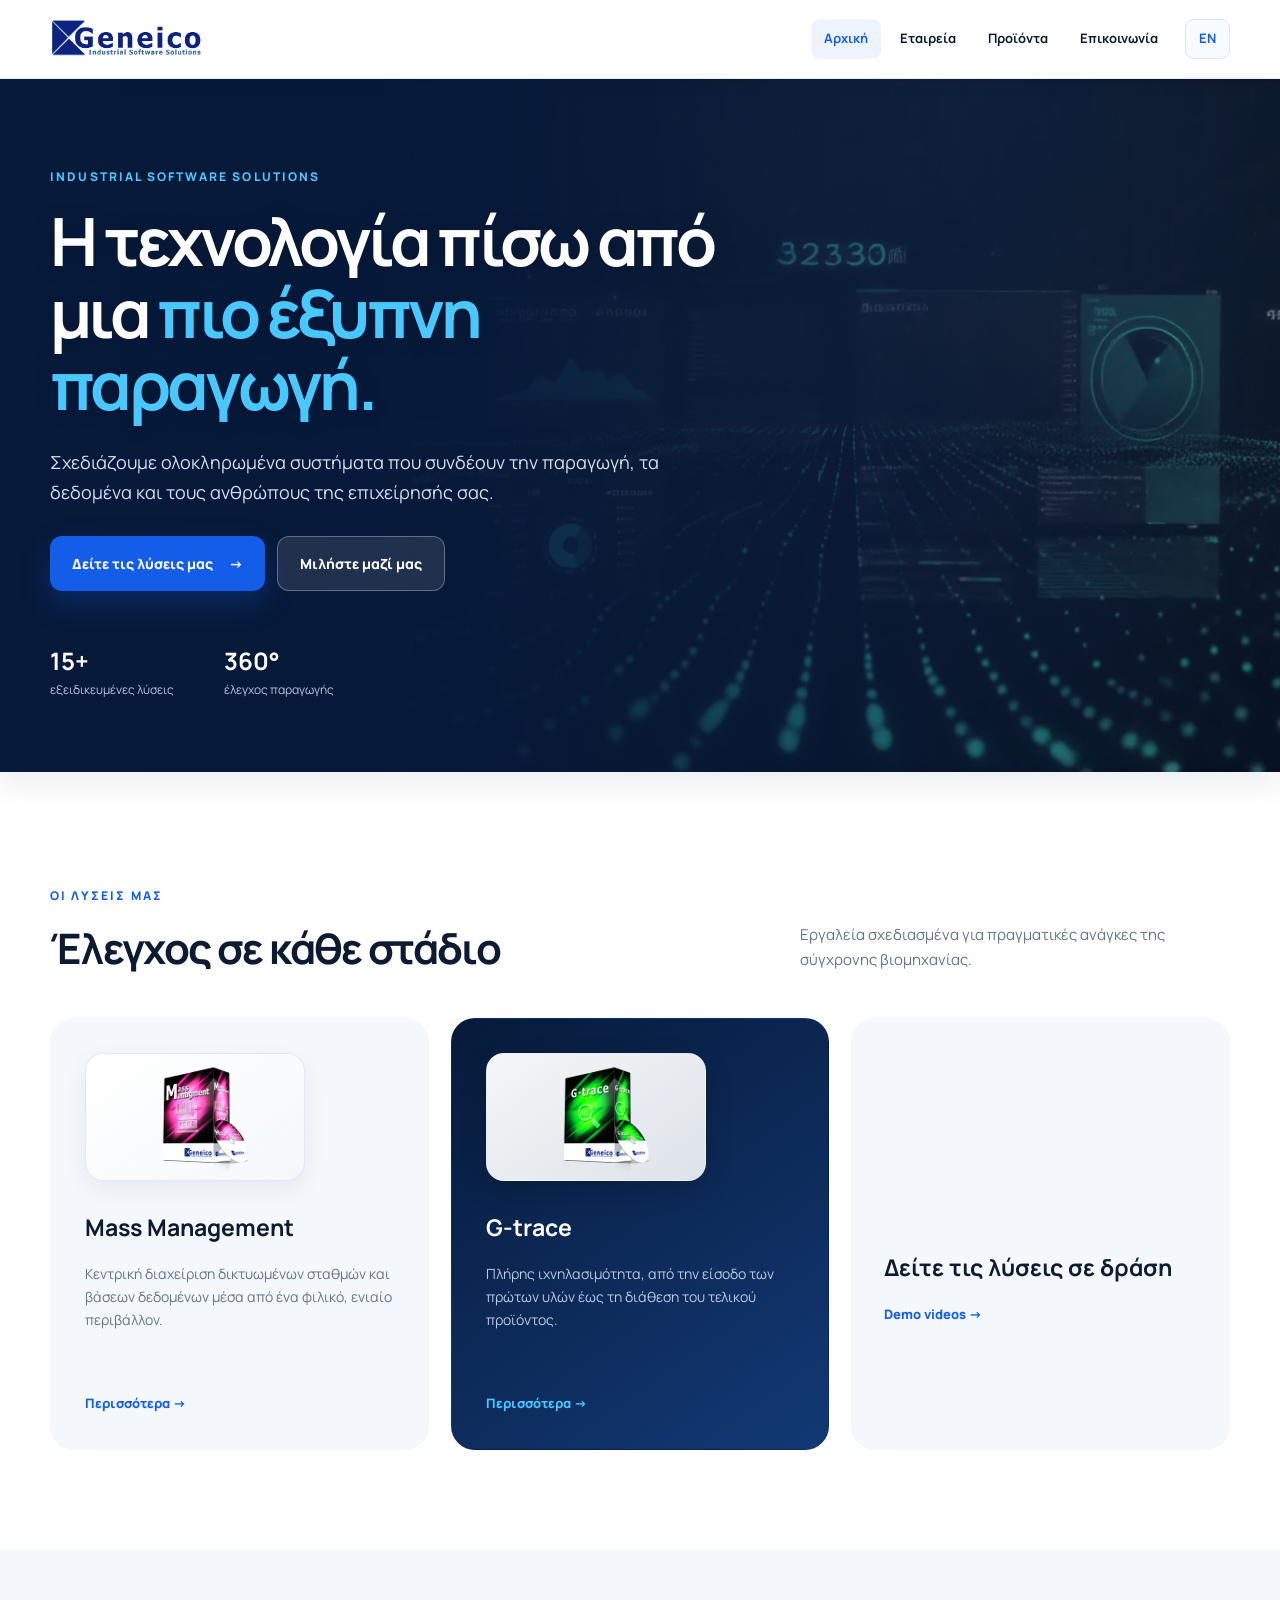
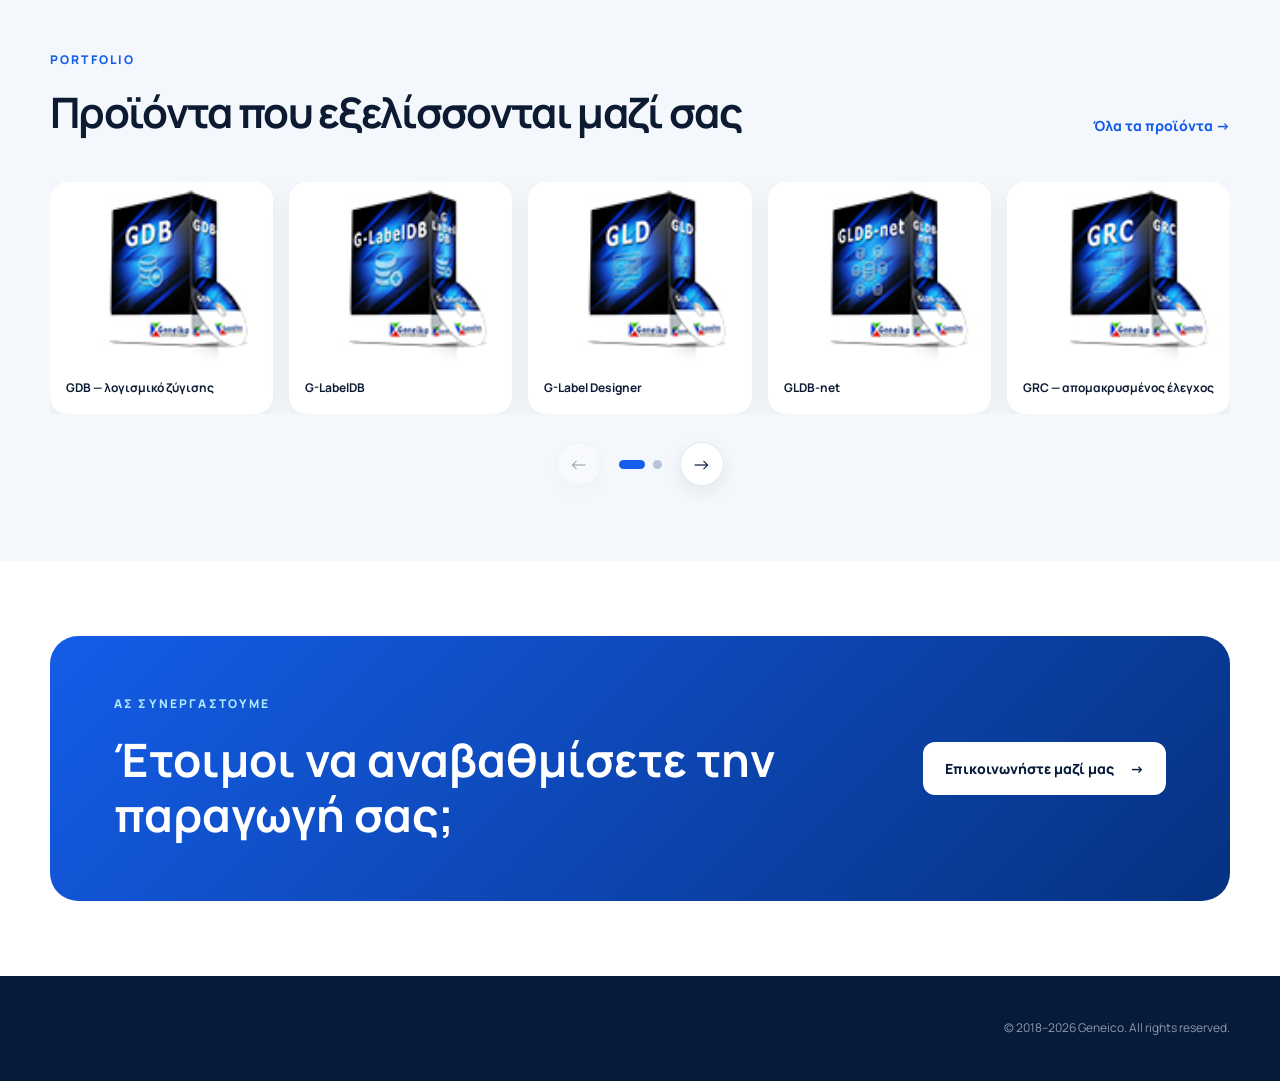
<file: index.html>
<!doctype html>
<html lang="el">
<head>
  <meta charset="utf-8">
  <meta name="viewport" content="width=device-width, initial-scale=1">
  <meta name="description" content="Η Geneico αναπτύσσει ολοκληρωμένες λύσεις βιομηχανικού λογισμικού, ιχνηλασιμότητας και διαχείρισης παραγωγής.">
  <title>Geneico | Industrial Software Solutions</title>
  <link rel="icon" href="/favicon.ico?v=3" sizes="any">
  <link rel="preconnect" href="https://fonts.googleapis.com">
  <link rel="preconnect" href="https://fonts.gstatic.com" crossorigin>
  <link href="https://fonts.googleapis.com/css2?family=Manrope:wght@400;500;600;700;800&display=swap" rel="stylesheet">
  <link rel="stylesheet" href="css/design-tokens.css">
  <link rel="stylesheet" href="css/home-modern.css">
  <link rel="stylesheet" href="css/shared-header.css">
</head>
<body>
  <header class="geneico-header">
    <div class="geneico-header__inner">
      <a class="geneico-brand" href="index.html" aria-label="GENEICO, αρχική σελίδα">
        <img src="design/box-01.jpg" alt="Geneico — Industrial Software Solutions">
      </a>
      <button class="geneico-menu-button" type="button" aria-expanded="false" aria-controls="geneico-navigation" aria-label="Άνοιγμα μενού πλοήγησης"><span></span><span></span><span></span></button>
      <nav id="geneico-navigation" class="geneico-navigation" aria-label="Κύρια πλοήγηση">
        <a class="geneico-navigation__link" href="index.html" aria-current="page">Αρχική</a>
        <a class="geneico-navigation__link" href="about.html">Εταιρεία</a>
        <a class="geneico-navigation__link" href="products.html">Προϊόντα</a>
        <a class="geneico-navigation__link" href="about.html#contact">Επικοινωνία</a>
        <a class="geneico-navigation__language" href="en/index.html" lang="en" hreflang="en" aria-label="English version">EN</a>
      </nav>
    </div>
  </header>

  <main>
    
    <section class="hero">
      <div class="hero-glow"></div>
      <div class="hero-media" aria-hidden="true">
        <video class="hero-video" autoplay muted loop playsinline preload="metadata" tabindex="-1">
          <source src="video/bg_merged_1080p.webm" type="video/webm">
        </video>
      </div>
      <div class="shell hero-grid">
        <div class="hero-copy">
          <p class="eyebrow">Industrial software solutions</p>
          <h1>Η τεχνολογία πίσω από μια <span>πιο έξυπνη παραγωγή.</span></h1>
          <p class="hero-text">Σχεδιάζουμε ολοκληρωμένα συστήματα που συνδέουν την παραγωγή, τα δεδομένα και τους ανθρώπους της επιχείρησής σας.</p>
          <div class="hero-actions">
            <a class="button primary" href="products.html">Δείτε τις λύσεις μας <span>→</span></a>
            <a class="button secondary" href="about.html#contact">Μιλήστε μαζί μας</a>
          </div>
          <div class="hero-stats">
            <div><strong>15+</strong><span>εξειδικευμένες λύσεις</span></div>
            <div><strong>360°</strong><span>έλεγχος παραγωγής</span></div>
          </div>
        </div>
      </div>
    </section>

    <section class="solutions shell">
      <div class="section-heading">
        <div><p class="eyebrow">Οι λύσεις μας</p><h2>Έλεγχος σε κάθε στάδιο</h2></div>
        <p>Εργαλεία σχεδιασμένα για πραγματικές ανάγκες της σύγχρονης βιομηχανίας.</p>
      </div>
      <div class="card-grid">
        <article class="solution-card">
          <div class="card-product-image"><img src="design/products/mass_managment.png" alt="" width="200" height="111"></div><h3>Mass Management</h3>
          <p>Κεντρική διαχείριση δικτυωμένων σταθμών και βάσεων δεδομένων μέσα από ένα φιλικό, ενιαίο περιβάλλον.</p>
          <a href="products.html#p10">Περισσότερα <span>→</span></a>
        </article>
        <article class="solution-card featured">
          <div class="card-product-image"><img src="design/products/G-trace_Green.png" alt="" width="200" height="111"></div><h3>G-trace</h3>
          <p>Πλήρης ιχνηλασιμότητα, από την είσοδο των πρώτων υλών έως τη διάθεση του τελικού προϊόντος.</p>
          <a href="products.html#p9">Περισσότερα <span>→</span></a>
        </article>
        <article class="solution-card video-card">
          <div class="video-wrap"><iframe src="https://www.youtube.com/embed/omYY2w5KFCo" title="Παρουσίαση λύσεων Geneico" loading="lazy" allow="accelerometer; autoplay; clipboard-write; encrypted-media; gyroscope; picture-in-picture" allowfullscreen></iframe></div>
          <h3>Δείτε τις λύσεις σε δράση</h3><a href="products.html#mass">Demo videos <span>→</span></a>
        </article>
      </div>
    </section>

    <section class="products-section">
      <div class="shell">
        <div class="section-heading"><div><p class="eyebrow">Portfolio</p><h2>Προϊόντα που εξελίσσονται μαζί σας</h2></div><a class="text-link" href="products.html">Όλα τα προϊόντα →</a></div>
        <div class="product-carousel" data-carousel aria-label="Καρουζέλ προϊόντων">
          <div class="carousel-viewport" data-carousel-viewport tabindex="0">
            <div class="carousel-track">
              <a class="product-card" href="products.html#p1"><img src="design/slider-1.jpg" alt="GDB, λογισμικό ζύγισης"><span>GDB — λογισμικό ζύγισης</span></a>
              <a class="product-card" href="products.html#p2"><img src="design/slider-2.jpg" alt="G-LabelDB"><span>G-LabelDB</span></a>
              <a class="product-card" href="products.html#p5"><img src="design/slider-3.jpg" alt="G-Label Designer"><span>G-Label Designer</span></a>
              <a class="product-card" href="products.html#p3"><img src="design/slider-4.jpg" alt="GLDB-net"><span>GLDB-net</span></a>
              <a class="product-card" href="products.html#p6"><img src="design/slider-5.jpg" alt="GRC, απομακρυσμένος έλεγχος"><span>GRC — απομακρυσμένος έλεγχος</span></a>
              <a class="product-card" href="products.html#p4"><img src="design/slider-6.jpg" alt="GLDB-net statistics"><span>GLDB-net statistics</span></a>
              <a class="product-card" href="products.html#p7"><img src="design/slider-7.jpg" alt="GPV, απεικόνιση γραμμών παραγωγής"><span>GPV — απεικόνιση παραγωγής</span></a>
              <a class="product-card" href="products.html#p8"><img src="design/slider-8.jpg" alt="GRW, απομακρυσμένη προβολή ζυγών"><span>GRW — προβολή ζυγών</span></a>
              <a class="product-card" href="products.html#p9"><img src="design/slider-9.jpg" alt="G-trace, σύστημα ιχνηλασιμότητας"><span>G-trace — ιχνηλασιμότητα</span></a>
              <a class="product-card" href="products.html#p10"><img src="design/slider-10.jpg" alt="Mass Management"><span>Mass Management</span></a>
            </div>
          </div>
          <div class="carousel-controls">
            <button class="carousel-arrow" type="button" data-carousel-previous aria-label="Προηγούμενα προϊόντα"><span aria-hidden="true">←</span></button>
            <div class="carousel-pagination" data-carousel-pagination aria-label="Επιλογή θέσης καρουζέλ"></div>
            <button class="carousel-arrow" type="button" data-carousel-next aria-label="Επόμενα προϊόντα"><span aria-hidden="true">→</span></button>
          </div>
        </div>
      </div>
    </section>

    <section class="cta shell">
      <div><p class="eyebrow">Ας συνεργαστούμε</p><h2>Έτοιμοι να αναβαθμίσετε την παραγωγή σας;</h2></div>
      <a class="button light" href="about.html#contact">Επικοινωνήστε μαζί μας <span>→</span></a>
    </section>
  </main>

  <footer class="site-footer"><div class="page-shell site-footer__inner"><p>© 2018–2026 Geneico. All rights reserved.</p></div></footer>
  <script src="js/site-navigation.js"></script>
  <script src="js/home-carousel.js"></script>
</body>
</html>
</file>
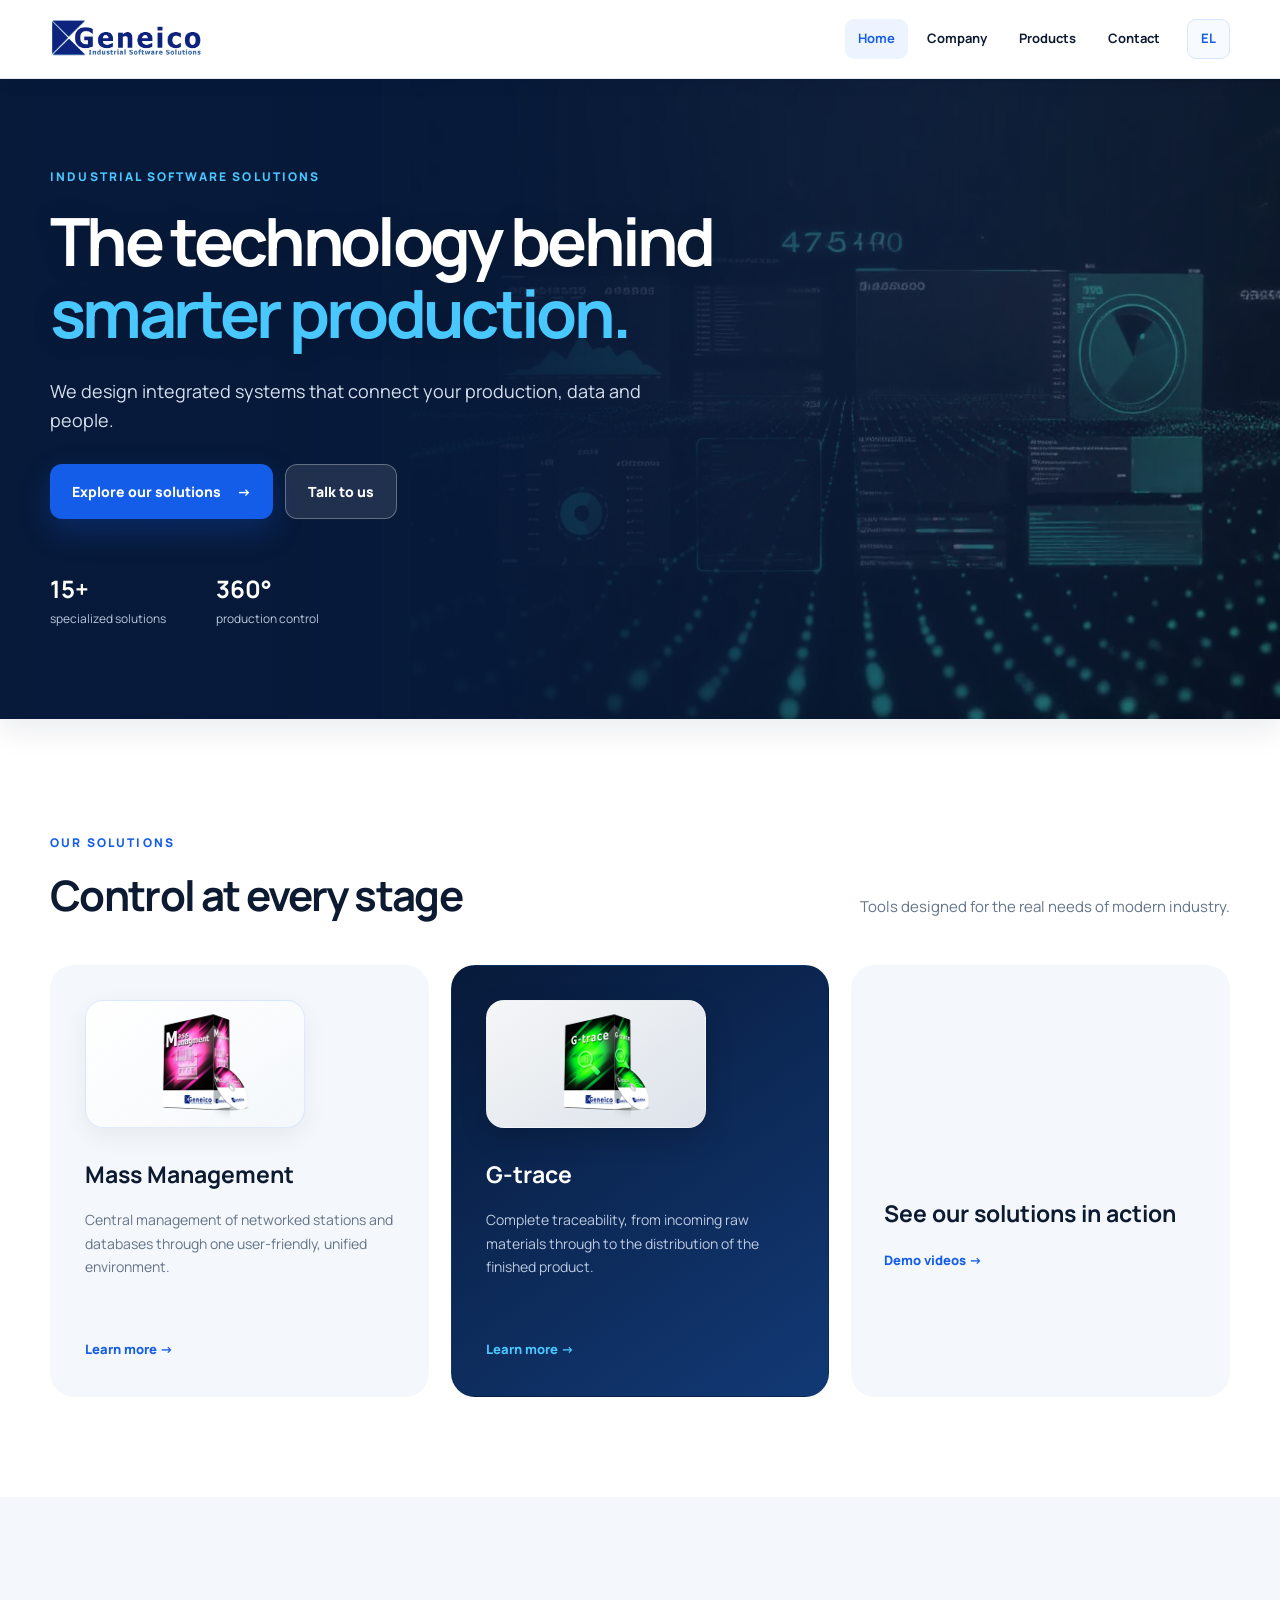
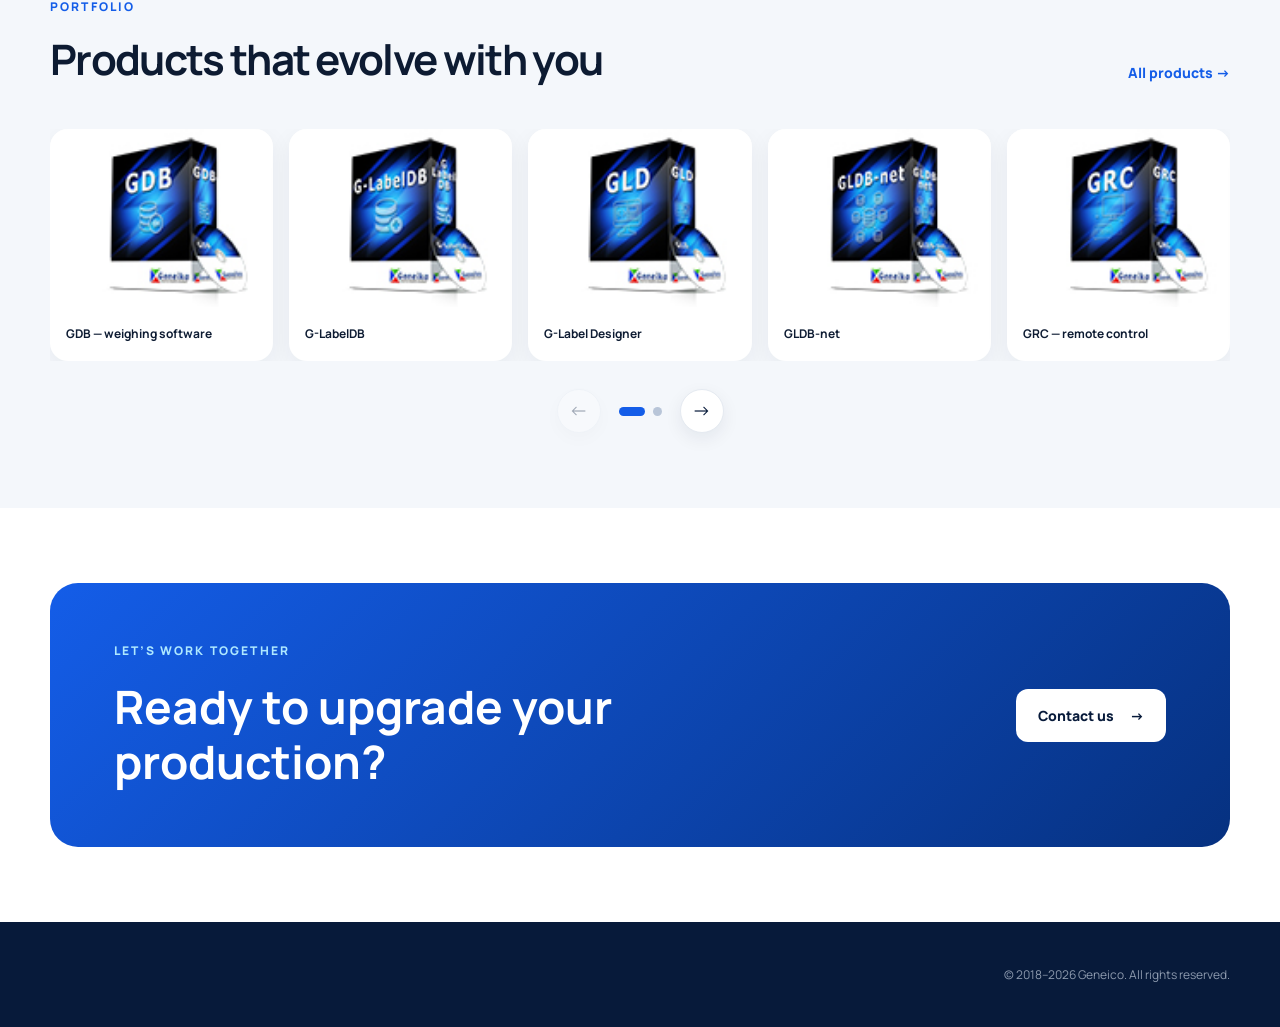
<file: en/index.html>
<!doctype html>
<html lang="en">
<head>
  <meta charset="utf-8">
  <meta name="viewport" content="width=device-width, initial-scale=1">
  <meta name="description" content="Geneico develops integrated industrial software, traceability and production management solutions.">
  <title>Geneico | Industrial Software Solutions</title>
  <link rel="icon" href="/favicon.ico?v=3" sizes="any">
  <link rel="preconnect" href="https://fonts.googleapis.com">
  <link rel="preconnect" href="https://fonts.gstatic.com" crossorigin>
  <link href="https://fonts.googleapis.com/css2?family=Manrope:wght@400;500;600;700;800&display=swap" rel="stylesheet">
  <link rel="stylesheet" href="../css/design-tokens.css">
  <link rel="stylesheet" href="../css/home-modern.css">
  <link rel="stylesheet" href="../css/shared-header.css">
</head>
<body>
  <header class="geneico-header">
    <div class="geneico-header__inner">
      <a class="geneico-brand" href="index.html" aria-label="GENEICO home">
        <img src="design/box-01.jpg" alt="Geneico — Industrial Software Solutions">
      </a>
      <button class="geneico-menu-button" type="button" aria-expanded="false" aria-controls="geneico-navigation" aria-label="Open navigation menu"><span></span><span></span><span></span></button>
      <nav id="geneico-navigation" class="geneico-navigation" aria-label="Main navigation">
        <a class="geneico-navigation__link" href="index.html" aria-current="page">Home</a>
        <a class="geneico-navigation__link" href="about.html">Company</a>
        <a class="geneico-navigation__link" href="products.html">Products</a>
        <a class="geneico-navigation__link" href="about.html#contact">Contact</a>
        <a class="geneico-navigation__language" href="../index.html" lang="el" hreflang="el" aria-label="Ελληνική έκδοση">EL</a>
      </nav>
    </div>
  </header>

  <main>
    <section class="hero">
      <div class="hero-glow"></div>
      <div class="hero-media" aria-hidden="true">
        <video class="hero-video" autoplay muted loop playsinline preload="metadata" tabindex="-1">
          <source src="../video/bg_merged_1080p.webm" type="video/webm">
        </video>
      </div>
      <div class="shell hero-grid">
        <div class="hero-copy">
          <p class="eyebrow">Industrial software solutions</p>
          <h1>The technology behind <span>smarter production.</span></h1>
          <p class="hero-text">We design integrated systems that connect your production, data and people.</p>
          <div class="hero-actions">
            <a class="button primary" href="products.html">Explore our solutions <span>→</span></a>
            <a class="button secondary" href="about.html#contact">Talk to us</a>
          </div>
          <div class="hero-stats">
            <div><strong>15+</strong><span>specialized solutions</span></div>
            <div><strong>360°</strong><span>production control</span></div>
          </div>
        </div>
      </div>
    </section>

    <section class="solutions shell">
      <div class="section-heading">
        <div><p class="eyebrow">Our solutions</p><h2>Control at every stage</h2></div>
        <p>Tools designed for the real needs of modern industry.</p>
      </div>
      <div class="card-grid">
        <article class="solution-card">
          <div class="card-product-image"><img src="design/products/mass_managment.png" alt="" width="200" height="111"></div><h3>Mass Management</h3>
          <p>Central management of networked stations and databases through one user-friendly, unified environment.</p>
          <a href="products.html#p10">Learn more <span>→</span></a>
        </article>
        <article class="solution-card featured">
          <div class="card-product-image"><img src="design/products/G-trace_Green.png" alt="" width="200" height="111"></div><h3>G-trace</h3>
          <p>Complete traceability, from incoming raw materials through to the distribution of the finished product.</p>
          <a href="products.html#p9">Learn more <span>→</span></a>
        </article>
        <article class="solution-card video-card">
          <div class="video-wrap"><iframe src="https://www.youtube.com/embed/omYY2w5KFCo" title="Geneico solutions overview" loading="lazy" allow="accelerometer; autoplay; clipboard-write; encrypted-media; gyroscope; picture-in-picture" allowfullscreen></iframe></div>
          <h3>See our solutions in action</h3><a href="products.html#mass">Demo videos <span>→</span></a>
        </article>
      </div>
    </section>

    <section class="products-section">
      <div class="shell">
        <div class="section-heading"><div><p class="eyebrow">Portfolio</p><h2>Products that evolve with you</h2></div><a class="text-link" href="products.html">All products →</a></div>
        <div class="product-carousel" data-carousel aria-label="Product carousel">
          <div class="carousel-viewport" data-carousel-viewport tabindex="0">
            <div class="carousel-track">
              <a class="product-card" href="products.html#p1"><img src="design/slider-1.jpg" alt="GDB weighing software"><span>GDB — weighing software</span></a>
              <a class="product-card" href="products.html#p2"><img src="design/slider-2.jpg" alt="G-LabelDB"><span>G-LabelDB</span></a>
              <a class="product-card" href="products.html#p5"><img src="design/slider-3.jpg" alt="G-Label Designer"><span>G-Label Designer</span></a>
              <a class="product-card" href="products.html#p3"><img src="design/slider-4.jpg" alt="GLDB-net"><span>GLDB-net</span></a>
              <a class="product-card" href="products.html#p6"><img src="design/slider-5.jpg" alt="GRC remote control"><span>GRC — remote control</span></a>
              <a class="product-card" href="products.html#p4"><img src="design/slider-6.jpg" alt="GLDB-net statistics"><span>GLDB-net statistics</span></a>
              <a class="product-card" href="products.html#p7"><img src="design/slider-7.jpg" alt="GPV production-line visualization"><span>GPV — production visualization</span></a>
              <a class="product-card" href="products.html#p8"><img src="design/slider-8.jpg" alt="GRW remote scale view"><span>GRW — scale view</span></a>
              <a class="product-card" href="products.html#p9"><img src="design/slider-9.jpg" alt="G-trace traceability system"><span>G-trace — traceability</span></a>
              <a class="product-card" href="products.html#p10"><img src="design/slider-10.jpg" alt="Mass Management"><span>Mass Management</span></a>
            </div>
          </div>
          <div class="carousel-controls">
            <button class="carousel-arrow" type="button" data-carousel-previous aria-label="Previous products"><span aria-hidden="true">←</span></button>
            <div class="carousel-pagination" data-carousel-pagination aria-label="Choose carousel position"></div>
            <button class="carousel-arrow" type="button" data-carousel-next aria-label="Next products"><span aria-hidden="true">→</span></button>
          </div>
        </div>
      </div>
    </section>

    <section class="cta shell">
      <div><p class="eyebrow">Let’s work together</p><h2>Ready to upgrade your production?</h2></div>
      <a class="button light" href="about.html#contact">Contact us <span>→</span></a>
    </section>
  </main>

  <footer class="site-footer"><div class="page-shell site-footer__inner"><p>© 2018–2026 Geneico. All rights reserved.</p></div></footer>
  <script src="../js/site-navigation.js"></script>
  <script src="../js/home-carousel.js"></script>
</body>
</html>
</file>
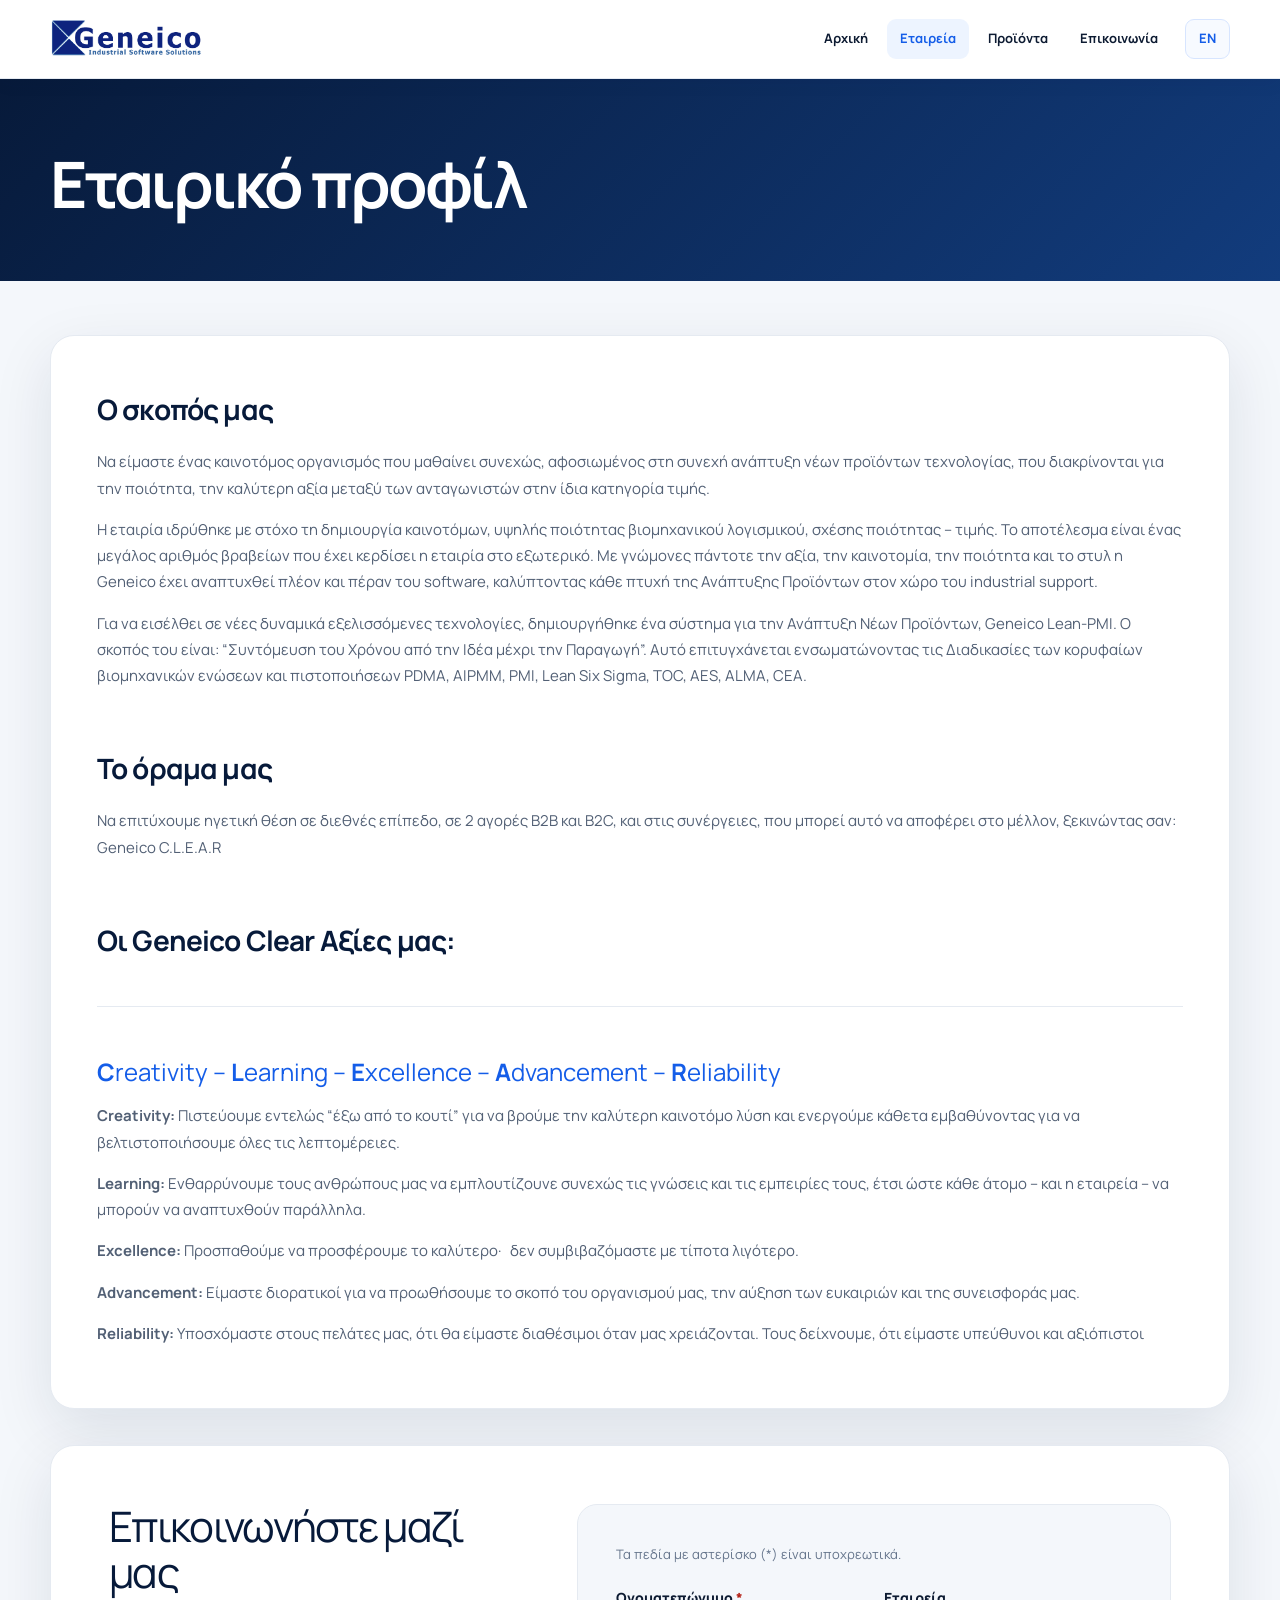
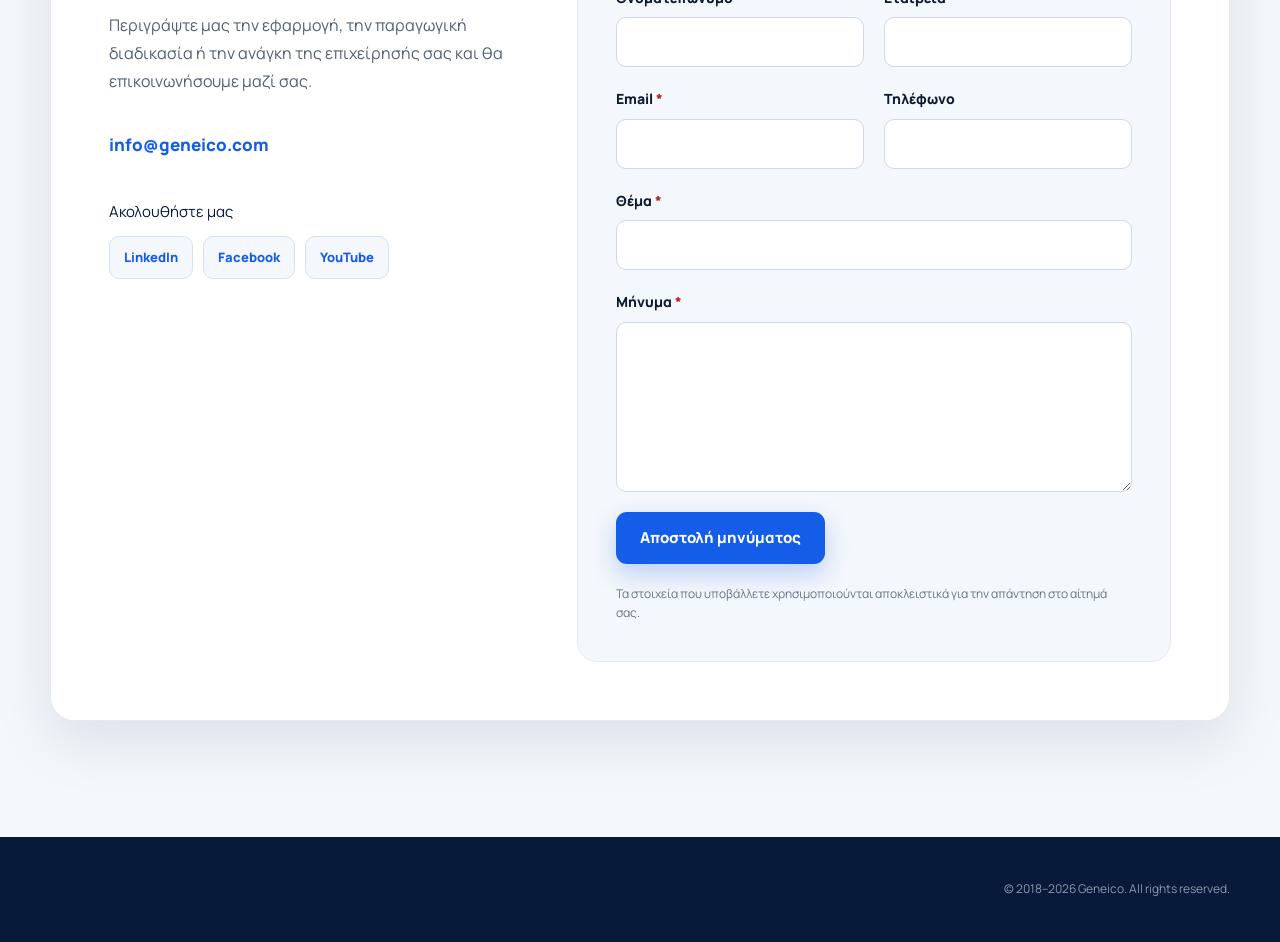
<file: about.html>
<!DOCTYPE html PUBLIC "-//W3C//DTD XHTML 1.0 Strict//EN" "http://www.w3.org/TR/xhtml1/DTD/xhtml1-strict.dtd">
<html xmlns="http://www.w3.org/1999/xhtml" xml:lang="en" lang="en">
  <head>
    <title>Geneico | About</title>
    <link rel="icon" href="/favicon.ico?v=3" sizes="any">
    <meta http-equiv="content-type" content="text/html; charset=utf-8" />
    <meta name="viewport" content="width=device-width, initial-scale=1" />
    <link rel="stylesheet" media="screen,projection" type="text/css" href="css/reset.css" />
    <link rel="stylesheet" media="screen,projection" type="text/css" href="css/main.css" />
    <!--[if lte IE 6]><link rel="stylesheet" media="screen,projection" type="text/css" href="css/main-ie6.css" /><![endif]-->
    <link rel="stylesheet" media="screen,projection" type="text/css" href="css/style.css" />
    <link rel="stylesheet" media="screen,projection" type="text/css" href="css/design-tokens.css" />
    <link rel="stylesheet" media="screen,projection" type="text/css" href="css/site-modern.css" />
    <link rel="stylesheet" media="screen,projection" type="text/css" href="css/contact-form.css" />
    <link rel="stylesheet" media="screen,projection" type="text/css" href="css/shared-header.css" />
    <script src="js/jquery-1.3.2.min.js" type="text/javascript" charset="utf-8"></script>
    <script src="js/loopedslider.js" type="text/javascript" charset="utf-8"></script>
    <script src="js/site-navigation.js" type="text/javascript" charset="utf-8" defer></script>
    <script src="js/contact-form.js" type="text/javascript" charset="utf-8" defer></script>
  </head>
  <body class="about-page">
    <div id="main">
      <header class="geneico-header">
        <div class="geneico-header__inner">
          <a class="geneico-brand" href="index.html" aria-label="GENEICO, αρχική σελίδα"><img src="design/box-01.jpg" alt="Geneico — Industrial Software Solutions" /></a>
          <button class="geneico-menu-button" type="button" aria-expanded="false" aria-controls="geneico-navigation" aria-label="Άνοιγμα μενού πλοήγησης"><span></span><span></span><span></span></button>
          <nav id="geneico-navigation" class="geneico-navigation" aria-label="Κύρια πλοήγηση">
            <a class="geneico-navigation__link" href="index.html">Αρχική</a><a class="geneico-navigation__link" href="about.html" aria-current="page">Εταιρεία</a><a class="geneico-navigation__link" href="products.html">Προϊόντα</a><a class="geneico-navigation__link" href="about.html#contact">Επικοινωνία</a><a class="geneico-navigation__language" href="en/about.html" lang="en" hreflang="en" aria-label="English version">EN</a>
          </nav>
        </div>
      </header>
      <hr class="noscreen" />
      <!-- Title + Subcategories -->
      <div id="title" class="box">
        <h1>Εταιρικό προφίλ</h1>
      </div>
      <!-- /title -->
      <!-- Breadcrumbs -->
      <div class="cols box">
        <!-- Content -->
        <div class="content">
          <!-- Perex -->
          
            <h2><strong>Ο σκοπός μας</strong></h2>
          
          <!-- /perex -->
          <p>Να είμαστε ένας καινοτόμος οργανισμός που μαθαίνει συνεχώς, αφοσιωμένος στη συνεχή ανάπτυξη νέων προϊόντων τεχνολογίας, που διακρίνονται για την ποιότητα, την καλύτερη αξία μεταξύ των ανταγωνιστών στην ίδια κατηγορία τιμής. </p>
          <p>Η εταιρία ιδρύθηκε με στόχο τη δημιουργία καινοτόμων, υψηλής ποιότητας βιομηχανικού λογισμικού, σχέσης ποιότητας – τιμής. Το αποτέλεσμα είναι ένας μεγάλος αριθμός βραβείων που έχει κερδίσει η εταιρία στο εξωτερικό. Με γνώμονες πάντοτε την αξία, την καινοτομία, την ποιότητα και το στυλ η Geneico έχει αναπτυχθεί πλέον και πέραν του software, καλύπτοντας κάθε πτυχή της Ανάπτυξης Προϊόντων στον χώρο του industrial support. </p>
          <p>Για να εισέλθει σε νέες δυναμικά εξελισσόμενες τεχνολογίες, δημιουργήθηκε ένα σύστημα για την Ανάπτυξη Νέων Προϊόντων,  Geneico Lean-PMI. Ο σκοπός του είναι: “Συντόμευση του Χρόνου από την Ιδέα μέχρι την Παραγωγή”. Αυτό επιτυγχάνεται ενσωματώνοντας τις Διαδικασίες των κορυφαίων βιομηχανικών ενώσεων και πιστοποιήσεων PDMA, AIPMM, PMI, Lean Six Sigma, TOC, AES, ALMA, CEA. </p>
		
<div class="perex"> </div>
          
            <h2><strong>Το όραμα μας</strong></h2>
         
          <!-- /perex -->
          <p>Να επιτύχουμε ηγετική θέση σε διεθνές επίπεδο, σε 2 αγορές Β2Β και B2C, και στις συνέργειες, που μπορεί αυτό να αποφέρει στο μέλλον, ξεκινώντας σαν:  Geneico C.L.E.A.R</p>
<div class="perex"> </div>
         
            <h2><strong>Οι Geneico Clear Αξίες μας:</strong> </h2>
			<hr>
            <h3><strong>C</strong>reativity – <strong>L</strong>earning – <strong>E</strong>xcellence – <strong>A</strong>dvancement – <strong>R</strong>eliability</h3>
          
          <!-- /perex -->
          <p><strong>Creativity: </strong>Πιστεύουμε εντελώς “έξω από το κουτί” για να βρούμε την καλύτερη καινοτόμο λύση και ενεργούμε κάθετα εμβαθύνοντας για να βελτιστοποιήσουμε όλες τις λεπτομέρειες.</p>
          <p><strong>Learning: </strong>Ενθαρρύνουμε τους ανθρώπους μας να εμπλουτίζουνε συνεχώς τις γνώσεις και τις εμπειρίες τους, έτσι ώστε κάθε άτομο – και η εταιρεία – να μπορούν να αναπτυχθούν παράλληλα.</p>
          <p><strong>Excellence: </strong>Προσπαθούμε να προσφέρουμε το καλύτερο· δεν συμβιβαζόμαστε με τίποτα λιγότερο.</p>
          <p><strong>Advancement: </strong>Είμαστε διορατικοί για να προωθήσουμε το σκοπό του οργανισμού μας, την αύξηση των ευκαιριών και της συνεισφοράς μας.</p>
          <p><strong>Reliability: </strong>Υποσχόμαστε στους πελάτες μας, ότι θα είμαστε διαθέσιμοι όταν μας χρειάζονται. Τους δείχνουμε, ότι είμαστε υπεύθυνοι και αξιόπιστοι</p>
          
        </div>
        <!-- /content -->
        <section id="contact" class="geneico-contact" aria-labelledby="contact-title">
          <div class="contact-intro">
            <h2 id="contact-title">Επικοινωνήστε μαζί μας</h2>
            <p>Περιγράψτε μας την εφαρμογή, την παραγωγική διαδικασία ή την ανάγκη της επιχείρησής σας και θα επικοινωνήσουμε μαζί σας.</p>
            <a class="contact-email" href="mailto:info@geneico.com">info@geneico.com</a>
            <div class="contact-social">
              <h3>Ακολουθήστε μας</h3>
              <div class="contact-social__links">
                <a href="https://www.linkedin.com/company/geneico/" target="_blank" rel="noopener noreferrer">LinkedIn</a>
                <a href="https://www.facebook.com/geneico/" target="_blank" rel="noopener noreferrer">Facebook</a>
                <a href="https://www.youtube.com/channel/UC95ncAb9FiebQisZ8zQVO0g" target="_blank" rel="noopener noreferrer">YouTube</a>
              </div>
            </div>
          </div>
          <form class="contact-form" action="https://formspree.io/f/mpqvwdyz" method="POST" data-contact-form data-loading-message="Αποστολή..." data-success-message="Το μήνυμά σας στάλθηκε με επιτυχία. Θα επικοινωνήσουμε μαζί σας το συντομότερο δυνατό." data-error-message="Το μήνυμα δεν στάλθηκε. Ελέγξτε τα στοιχεία σας και προσπαθήστε ξανά." data-rate-limit-message="Έχουν γίνει πολλές προσπάθειες. Περιμένετε λίγο και δοκιμάστε ξανά.">
            <input type="hidden" name="language" value="Greek">
            <input type="hidden" name="source_page" value="geneico.gr/about.html">
            <div class="contact-form__honeypot" aria-hidden="true">
              <label for="contact-gotcha-el">Αφήστε αυτό το πεδίο κενό</label>
              <input id="contact-gotcha-el" type="text" name="_gotcha" tabindex="-1" autocomplete="off">
            </div>
            <p class="contact-form__required-note">Τα πεδία με αστερίσκο (*) είναι υποχρεωτικά.</p>
            <div class="contact-form__field">
              <label for="contact-name-el">Ονοματεπώνυμο <span class="contact-form__required" aria-hidden="true">*</span></label>
              <input id="contact-name-el" type="text" name="name" autocomplete="name" required>
            </div>
            <div class="contact-form__field">
              <label for="contact-company-el">Εταιρεία</label>
              <input id="contact-company-el" type="text" name="company" autocomplete="organization">
            </div>
            <div class="contact-form__field">
              <label for="contact-email-el">Email <span class="contact-form__required" aria-hidden="true">*</span></label>
              <input id="contact-email-el" type="email" name="email" autocomplete="email" required>
            </div>
            <div class="contact-form__field">
              <label for="contact-phone-el">Τηλέφωνο</label>
              <input id="contact-phone-el" type="tel" name="phone" autocomplete="tel">
            </div>
            <div class="contact-form__field contact-form__field--wide">
              <label for="contact-subject-el">Θέμα <span class="contact-form__required" aria-hidden="true">*</span></label>
              <input id="contact-subject-el" type="text" name="subject" required>
            </div>
            <div class="contact-form__field contact-form__field--wide">
              <label for="contact-message-el">Μήνυμα <span class="contact-form__required" aria-hidden="true">*</span></label>
              <textarea id="contact-message-el" name="message" required></textarea>
            </div>
            <div class="contact-form__actions">
              <button type="submit" data-contact-submit>Αποστολή μηνύματος</button>
            </div>
            <p class="contact-form__status" data-contact-status role="status" aria-live="polite" aria-atomic="true" tabindex="-1" hidden></p>
            <p class="contact-form__privacy-note">Τα στοιχεία που υποβάλλετε χρησιμοποιούνται αποκλειστικά για την απάντηση στο αίτημά σας.</p>
          </form>
        </section>
        <!-- /cols -->
        <div class="cols-bottom"></div>
        <hr class="noscreen" />
      </div>
      <footer class="site-footer">
        <div class="page-shell site-footer__inner"><p>© 2018–2026 Geneico. All rights reserved.</p></div>
      </footer>
      <!-- /main -->
    </div>

  </body>
</html>
</file>
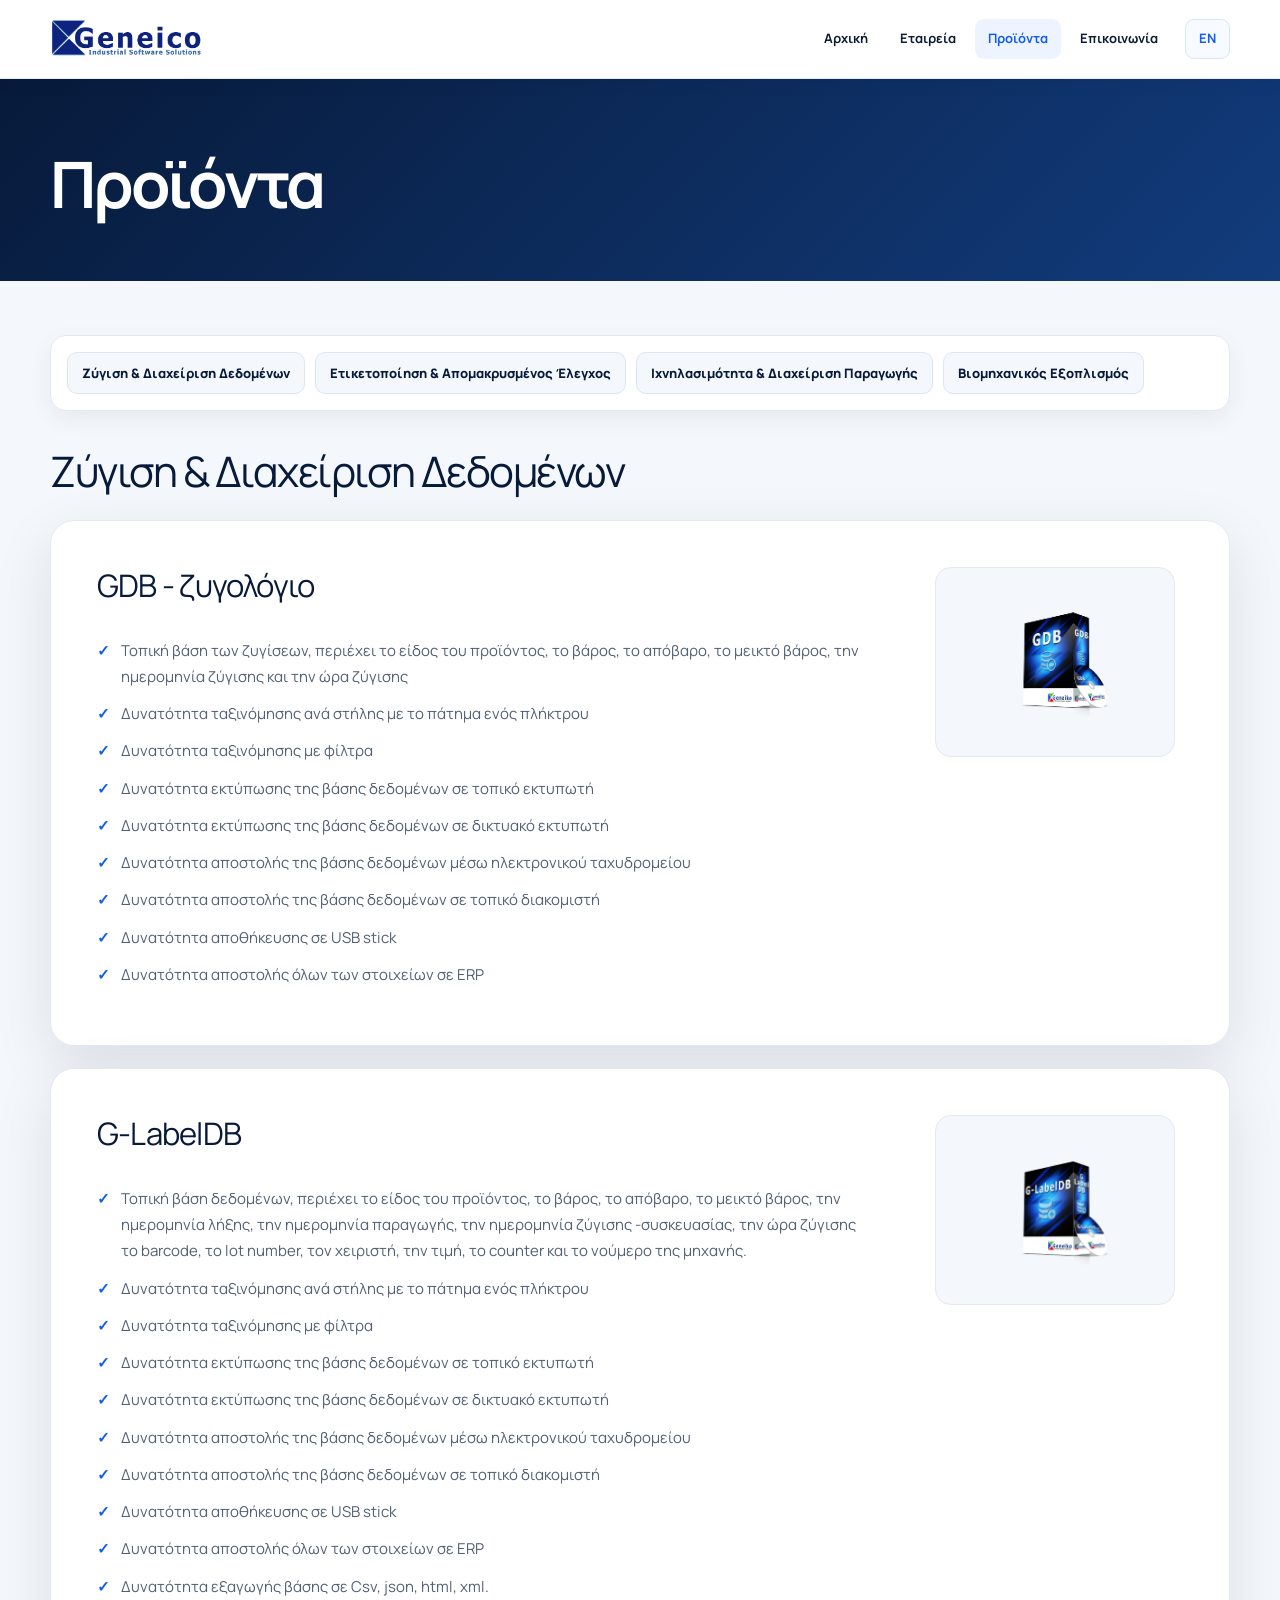
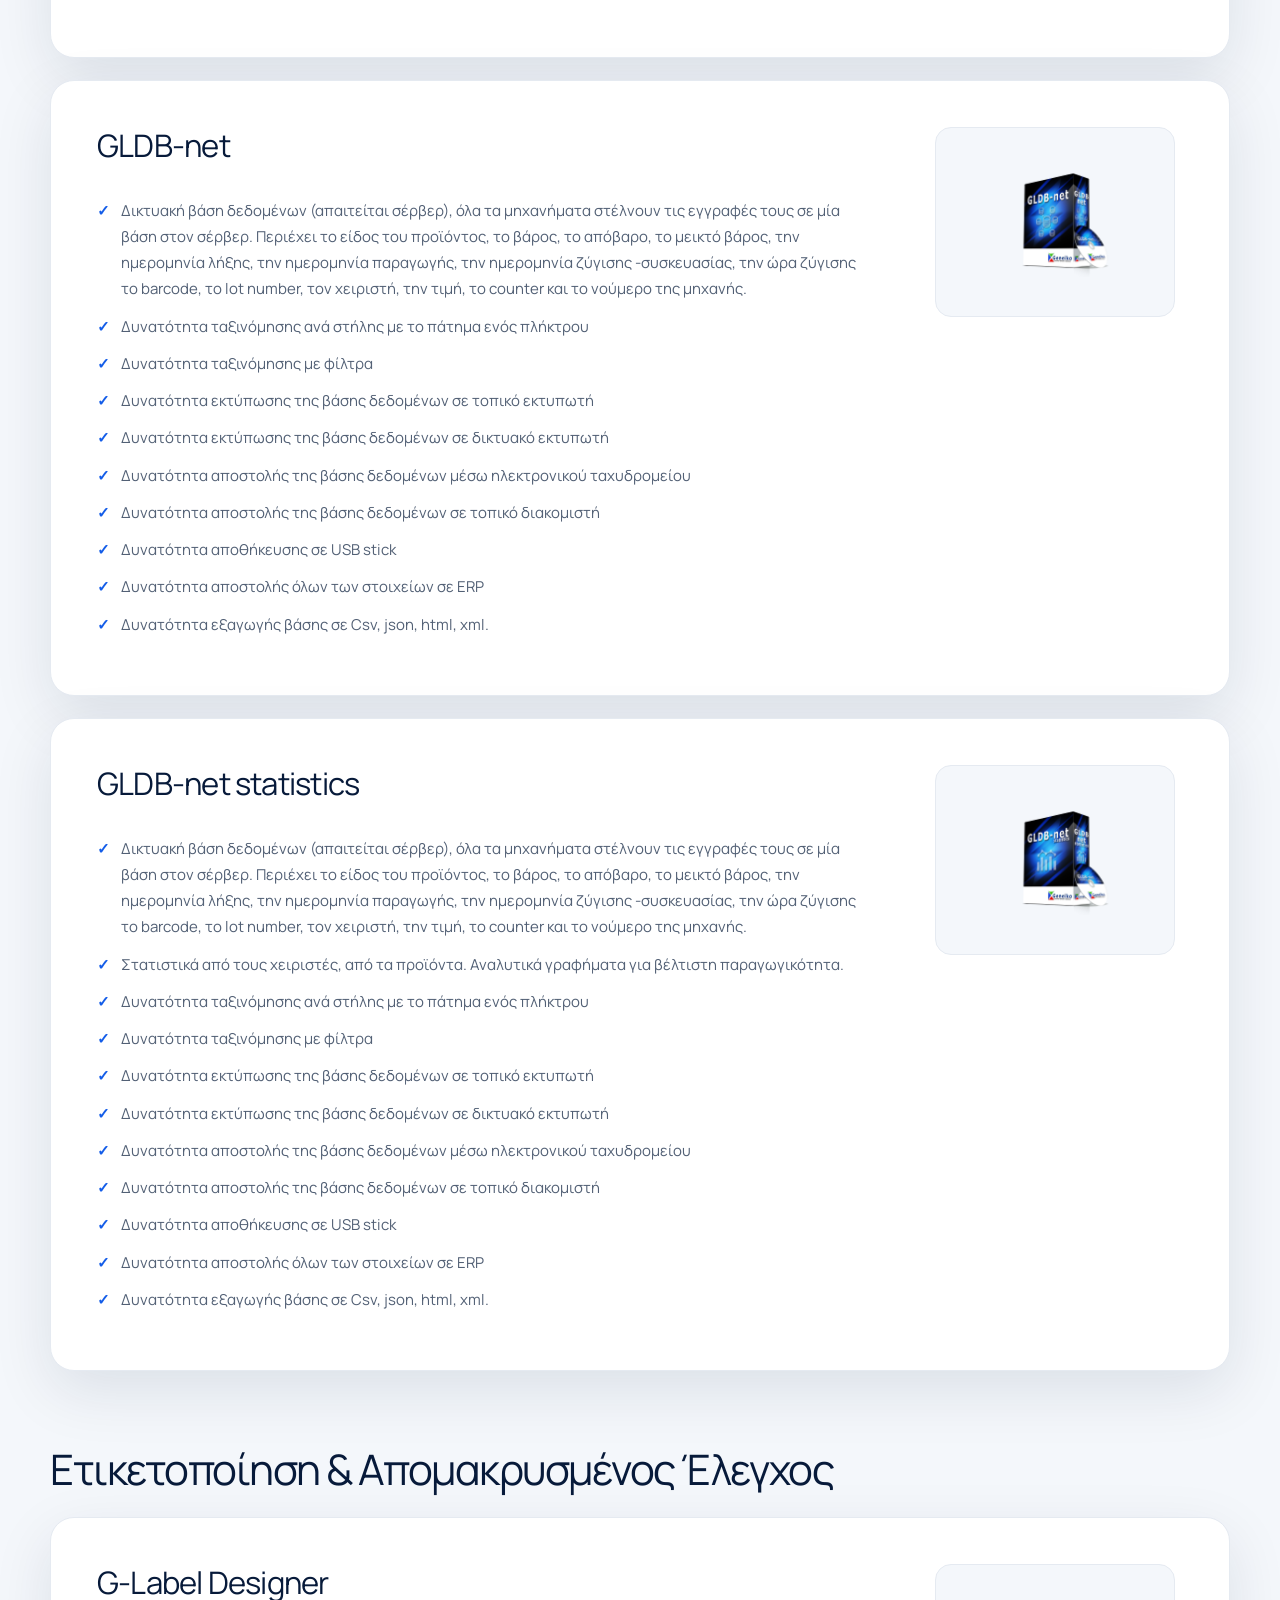
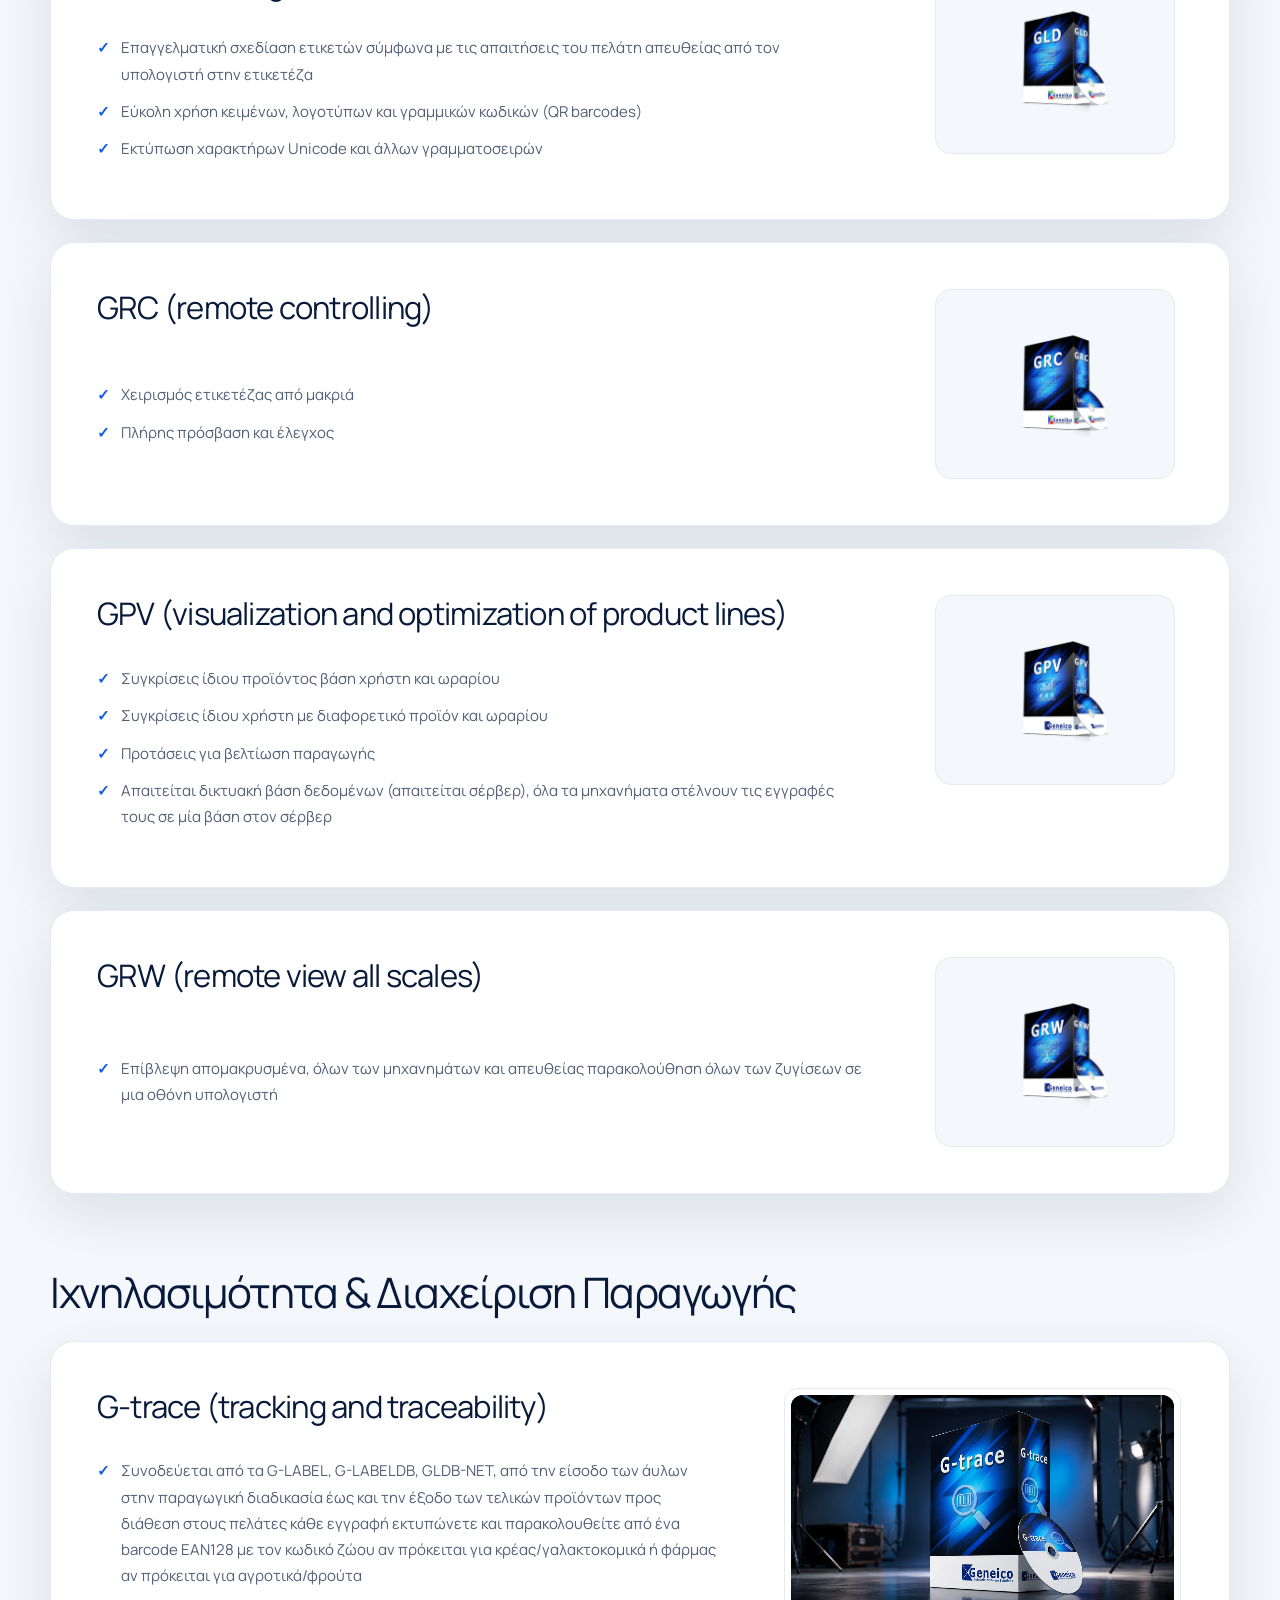
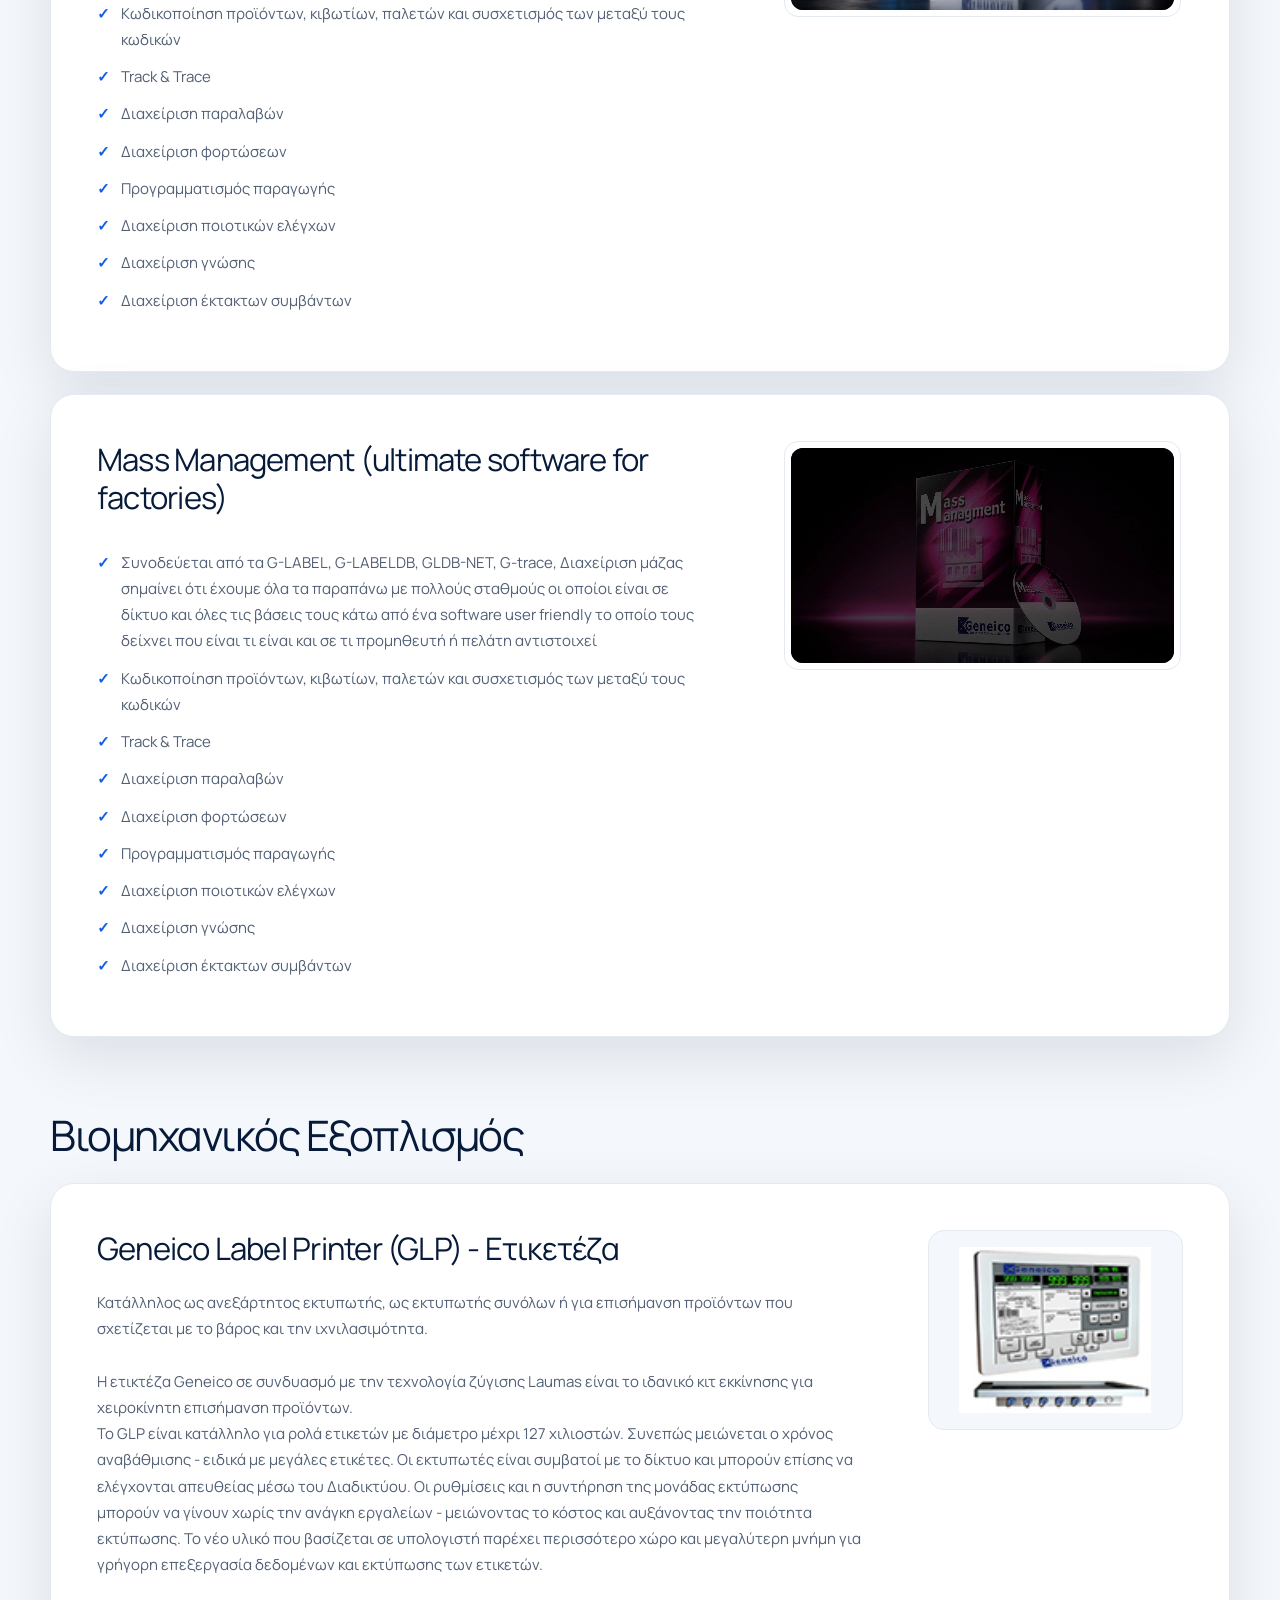
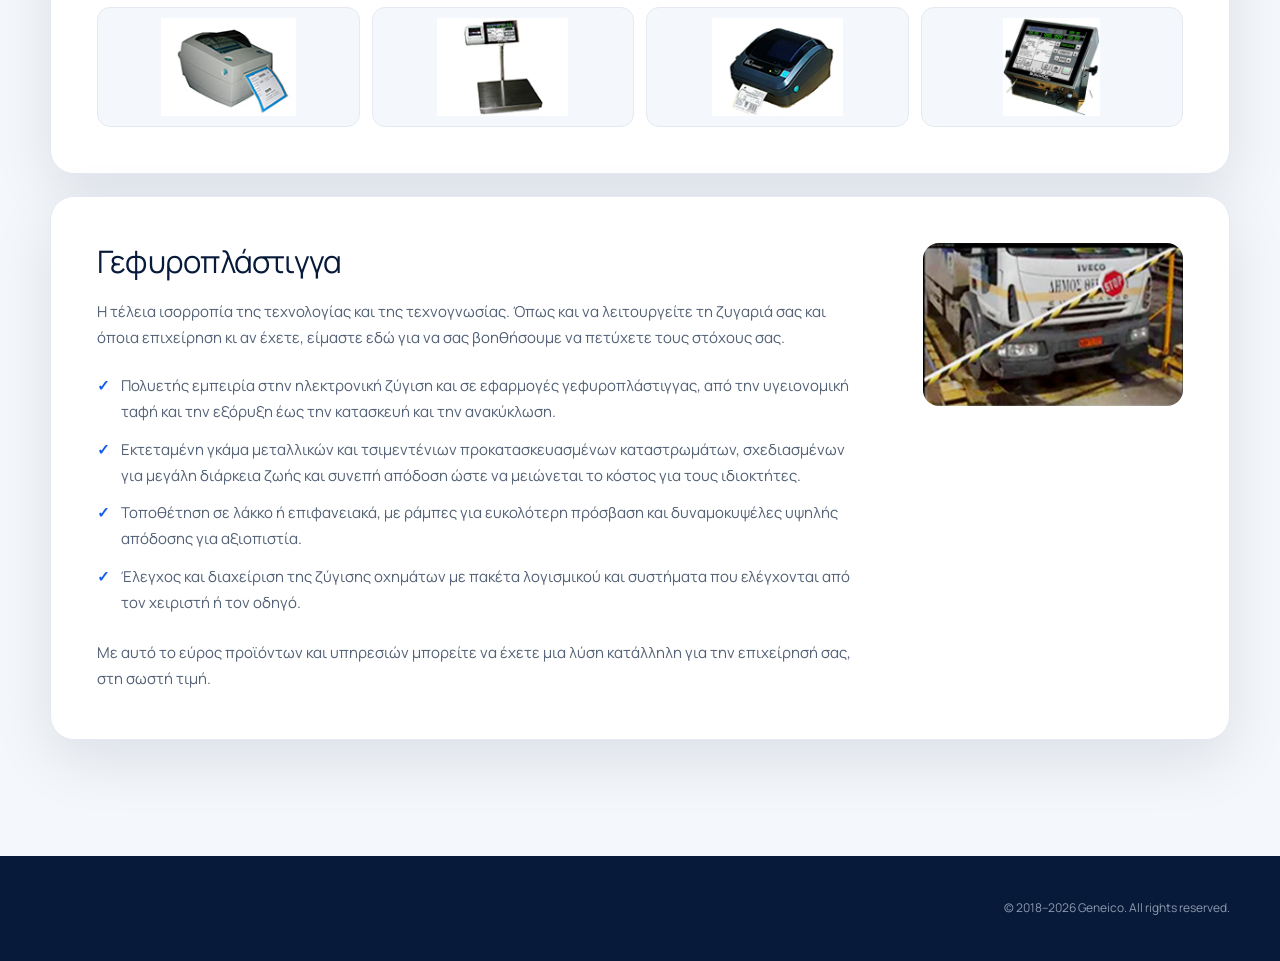
<file: products.html>
<!DOCTYPE html PUBLIC "-//W3C//DTD XHTML 1.0 Strict//EN" "http://www.w3.org/TR/xhtml1/DTD/xhtml1-strict.dtd">
<html xmlns="http://www.w3.org/1999/xhtml" xml:lang="en" lang="en">
  <head>
    <title>Geneico | Products</title>
    <link rel="icon" href="/favicon.ico?v=3" sizes="any">
    <meta http-equiv="content-type" content="text/html; charset=utf-8" />
    <meta name="viewport" content="width=device-width, initial-scale=1" />
    <link rel="stylesheet" media="screen,projection" type="text/css" href="css/reset.css" />
    <link rel="stylesheet" media="screen,projection" type="text/css" href="css/main.css" />
    <!--[if lte IE 6]><link rel="stylesheet" media="screen,projection" type="text/css" href="css/main-ie6.css" /><![endif]-->
    <link rel="stylesheet" media="screen,projection" type="text/css" href="css/style.css" />
    <link rel="stylesheet" media="screen,projection" type="text/css" href="css/design-tokens.css" />
    <link rel="stylesheet" media="screen,projection" type="text/css" href="css/site-modern.css" />
    <link rel="stylesheet" media="screen,projection" type="text/css" href="css/products-modern.css" />
    <link rel="stylesheet" media="screen,projection" type="text/css" href="css/shared-header.css" />
    <script src="js/jquery-1.3.2.min.js" type="text/javascript" charset="utf-8"></script>
    <script src="js/loopedslider.js" type="text/javascript" charset="utf-8"></script>
    <script src="js/site-navigation.js" type="text/javascript" charset="utf-8" defer></script>
    <script src="js/product-videos.js" type="text/javascript" charset="utf-8" defer></script>
  </head>
  <body class="products-page">
    <div id="main">
      <header class="geneico-header">
        <div class="geneico-header__inner">
          <a class="geneico-brand" href="index.html" aria-label="GENEICO, αρχική σελίδα"><img src="design/box-01.jpg" alt="Geneico — Industrial Software Solutions" /></a>
          <button class="geneico-menu-button" type="button" aria-expanded="false" aria-controls="geneico-navigation" aria-label="Άνοιγμα μενού πλοήγησης"><span></span><span></span><span></span></button>
          <nav id="geneico-navigation" class="geneico-navigation" aria-label="Κύρια πλοήγηση">
            <a class="geneico-navigation__link" href="index.html">Αρχική</a><a class="geneico-navigation__link" href="about.html">Εταιρεία</a><a class="geneico-navigation__link" href="products.html" aria-current="page">Προϊόντα</a><a class="geneico-navigation__link" href="about.html#contact">Επικοινωνία</a><a class="geneico-navigation__language" href="en/products.html" lang="en" hreflang="en" aria-label="English version">EN</a>
          </nav>
        </div>
      </header>
      <hr class="noscreen" />
      <!-- Title + Subcategories -->
      <div id="title" class="box">
        <h1>Προϊόντα</h1>
      </div>
      <!-- /title -->
      <!-- Columns box -->
      <div class="cols box">
        <!-- Content -->
        <nav class="product-category-nav" aria-label="Κατηγορίες προϊόντων">
          <a href="#weighing-data">Ζύγιση &amp; Διαχείριση Δεδομένων</a>
          <a href="#labelling-control">Ετικετοποίηση &amp; Απομακρυσμένος Έλεγχος</a>
          <a href="#traceability-management">Ιχνηλασιμότητα &amp; Διαχείριση Παραγωγής</a>
          <a href="#industrial-equipment">Βιομηχανικός Εξοπλισμός</a>
        </nav>
        <main class="product-catalogue">
          <section id="weighing-data" class="product-category" aria-labelledby="weighing-data-title">
            <header class="product-category__heading"><h2 id="weighing-data-title">Ζύγιση &amp; Διαχείριση Δεδομένων</h2></header>
            <article class="product-card">
          <!-- <h1 id="products">Products</h1> -->

          <h2 id="p1">GDB - ζυγολόγιο</h2>
          <img src="design/products/GDB.png" alt="" class="f-right" />
          <ul>
            <li>
              <span>Τοπική βάση των ζυγίσεων, περιέχει το είδος του προϊόντος, το βάρος, το απόβαρο, το μεικτό βάρος, την ημερομηνία ζύγισης και την ώρα ζύγισης </span>
            </li>
            <li>
              <span>Δυνατότητα ταξινόμησης ανά στήλης με το πάτημα ενός πλήκτρου</span>
            </li>
            <li>
              <span>Δυνατότητα ταξινόμησης με φίλτρα </span>
            </li>
            <li>
              <span>Δυνατότητα εκτύπωσης της βάσης δεδομένων σε τοπικό εκτυπωτή </span>
            </li>
            <li>
              <span>Δυνατότητα εκτύπωσης της βάσης δεδομένων σε δικτυακό εκτυπωτή</span>
            </li>
            <li>
              <span>Δυνατότητα αποστολής της βάσης δεδομένων μέσω ηλεκτρονικού ταχυδρομείου </span>
            </li>
            <li>
              <span>Δυνατότητα αποστολής της βάσης δεδομένων σε τοπικό διακομιστή </span>
            </li>
            <li>
              <span>Δυνατότητα αποθήκευσης σε USB stick</span>
            </li>
            <li>
              <span>Δυνατότητα αποστολής όλων των στοιχείων σε ERP</span>
            </li>
          </ul>
		  <hr>
            </article>
            <article class="product-card">
          <h2 id="p2">G-LabelDB</h2>
          <img src="design/products/G-LabelDB.png" alt="" class="f-right"/>
          <ul>
            <li>
              <span>Τοπική βάση δεδομένων, περιέχει το είδος του προϊόντος, το βάρος, το απόβαρο, το μεικτό βάρος, την ημερομηνία λήξης, την ημερομηνία παραγωγής, την ημερομηνία ζύγισης -συσκευασίας, την ώρα ζύγισης το barcode, το lot number, τον χειριστή, την τιμή, το counter και το νούμερο της μηχανής. </span>
            </li>
            <li>
              <span>Δυνατότητα ταξινόμησης ανά στήλης με το πάτημα ενός πλήκτρου</span>
            </li>
            <li>
              <span>Δυνατότητα ταξινόμησης με φίλτρα </span>
            </li>
            <li>
              <span>Δυνατότητα εκτύπωσης της βάσης δεδομένων σε τοπικό εκτυπωτή </span>
            </li>
            <li>
              <span>Δυνατότητα εκτύπωσης της βάσης δεδομένων σε δικτυακό εκτυπωτή</span>
            </li>
            <li>
              <span>Δυνατότητα αποστολής της βάσης δεδομένων μέσω ηλεκτρονικού ταχυδρομείου </span>
            </li>
            <li>
              <span>Δυνατότητα αποστολής της βάσης δεδομένων σε τοπικό διακομιστή </span>
            </li>
            <li>
              <span>Δυνατότητα αποθήκευσης σε USB stick</span>
            </li>
            <li>
              <span>Δυνατότητα αποστολής όλων των στοιχείων σε ERP</span>
            </li>
            <li>
              <span>Δυνατότητα εξαγωγής βάσης σε Csv, json, html, xml. </span>
            </li>
          </ul>
		  <hr>
            </article>
            <article class="product-card">
          <h2 id="p3">GLDB-net</h2>
          <img src="design/products/GLDB-net.png" alt="" class="f-right"/>
          <ul>
            <li>
              <span>Δικτυακή βάση δεδομένων (απαιτείται σέρβερ), όλα τα μηχανήματα στέλνουν τις εγγραφές τους σε μία βάση στον σέρβερ. Περιέχει το είδος του προϊόντος, το βάρος, το απόβαρο, το μεικτό βάρος, την ημερομηνία λήξης, την ημερομηνία παραγωγής, την ημερομηνία ζύγισης -συσκευασίας, την ώρα ζύγισης το barcode, το lot number, τον χειριστή, την τιμή, το counter και το νούμερο της μηχανής. </span>
            </li>
            <li>
              <span>Δυνατότητα ταξινόμησης ανά στήλης με το πάτημα ενός πλήκτρου</span>
            </li>
            <li>
              <span>Δυνατότητα ταξινόμησης με φίλτρα </span>
            </li>
            <li>
              <span>Δυνατότητα εκτύπωσης της βάσης δεδομένων σε τοπικό εκτυπωτή </span>
            </li>
            <li>
              <span>Δυνατότητα εκτύπωσης της βάσης δεδομένων σε δικτυακό εκτυπωτή</span>
            </li>
            <li>
              <span>Δυνατότητα αποστολής της βάσης δεδομένων μέσω ηλεκτρονικού ταχυδρομείου </span>
            </li>
            <li>
              <span>Δυνατότητα αποστολής της βάσης δεδομένων σε τοπικό διακομιστή </span>
            </li>
            <li>
              <span>Δυνατότητα αποθήκευσης σε USB stick</span>
            </li>
            <li>
              <span>Δυνατότητα αποστολής όλων των στοιχείων σε ERP</span>
            </li>
            <li>
              <span>Δυνατότητα εξαγωγής βάσης σε Csv, json, html, xml. </span>
            </li>
          </ul>
		  <hr>
            </article>
            <article class="product-card">
          <h2 id="p4">GLDB-net statistics</h2>
          <img src="design/products/GLDB-net_statistics.png" alt="" class="f-right"/>
          <ul>
            <li>
              <span>Δικτυακή βάση δεδομένων (απαιτείται σέρβερ), όλα τα μηχανήματα στέλνουν τις εγγραφές τους σε μία βάση στον σέρβερ. Περιέχει το είδος του προϊόντος, το βάρος, το απόβαρο, το μεικτό βάρος, την ημερομηνία λήξης, την ημερομηνία παραγωγής, την ημερομηνία ζύγισης -συσκευασίας, την ώρα ζύγισης το barcode, το lot number, τον χειριστή, την τιμή, το counter και το νούμερο της μηχανής. </span>
            </li>
            <li>
              <span>Στατιστικά από τους χειριστές, από τα προϊόντα. Αναλυτικά γραφήματα για βέλτιστη παραγωγικότητα. </span>
            </li>
            <li>
              <span>Δυνατότητα ταξινόμησης ανά στήλης με το πάτημα ενός πλήκτρου</span>
            </li>
            <li>
              <span>Δυνατότητα ταξινόμησης με φίλτρα </span>
            </li>
            <li>
              <span>Δυνατότητα εκτύπωσης της βάσης δεδομένων σε τοπικό εκτυπωτή </span>
            </li>
            <li>
              <span>Δυνατότητα εκτύπωσης της βάσης δεδομένων σε δικτυακό εκτυπωτή</span>
            </li>
            <li>
              <span>Δυνατότητα αποστολής της βάσης δεδομένων μέσω ηλεκτρονικού ταχυδρομείου </span>
            </li>
            <li>
              <span>Δυνατότητα αποστολής της βάσης δεδομένων σε τοπικό διακομιστή </span>
            </li>
            <li>
              <span>Δυνατότητα αποθήκευσης σε USB stick</span>
            </li>
            <li>
              <span>Δυνατότητα αποστολής όλων των στοιχείων σε ERP</span>
            </li>
            <li>
              <span>Δυνατότητα εξαγωγής βάσης σε Csv, json, html, xml. </span>
            </li>
          </ul>
		  <hr>
            </article>
          </section>
          <section id="labelling-control" class="product-category" aria-labelledby="labelling-control-title">
            <header class="product-category__heading"><h2 id="labelling-control-title">Ετικετοποίηση &amp; Απομακρυσμένος Έλεγχος</h2></header>
            <article class="product-card">
          <h2 id="p5">G-Label Designer</h2>
          <img src="design/products/GLD.png" alt="" class="f-right"/>
          <ul>
            <li>
              <span>Επαγγελματική σχεδίαση ετικετών σύμφωνα με τις απαιτήσεις του πελάτη απευθείας από τον υπολογιστή στην ετικετέζα</span>
            </li>
            <li>
              <span>Εύκολη χρήση κειμένων, λογοτύπων και γραμμικών κωδικών (QR barcodes)</span>
            </li>
            <li>
              <span>Εκτύπωση χαρακτήρων Unicode και άλλων γραμματοσειρών</span>
			  <br />
			  <br />
			  
            </li>
          </ul>
		  <hr>
            </article>
            <article class="product-card">
          <h2 id="p6">GRC (remote controlling)</h2>
          <img src="design/products/GRC.png" alt="" class="f-right"/>
          <ul>
            <li>
              <span>Χειρισμός ετικετέζας από μακριά </span>
            </li>
            <li>
              <span>Πλήρης πρόσβαση και έλεγχος</span>
              <br />
              <br />
              <br />
              <br />
              <br />
            </li>
          </ul>
		  <hr>
            </article>
            <article class="product-card">
          <h2 id="p7">GPV (visualization and optimization of product lines)</h2>
          <img src="design/products/GPV.png" alt="" class="f-right"/>
          <ul>
            <li>
              <span>Συγκρίσεις ίδιου προϊόντος βάση χρήστη και ωραρίου</span>
            </li>
            <li>
              <span>Συγκρίσεις ίδιου χρήστη με διαφορετικό προϊόν και ωραρίου</span>
            </li>
            <li>
              <span>Προτάσεις για βελτίωση παραγωγής</span>
            </li>
            <li>
              <span>Απαιτείται δικτυακή βάση δεδομένων (απαιτείται σέρβερ), όλα τα μηχανήματα στέλνουν τις εγγραφές τους σε μία βάση στον σέρβερ</span>
            </li>
          </ul>
		  <hr>
            </article>
            <article class="product-card">
          <h2 id="p8">GRW (remote view all scales)</h2>
          <img src="design/products/GRW.png" alt="" class="f-right"/>
          <ul>
            <li>
              <span>Επίβλεψη απομακρυσμένα, όλων των μηχανημάτων και απευθείας παρακολούθηση όλων των ζυγίσεων σε μια οθόνη υπολογιστή</span>
              <br />
              <br />
              <br />
              <br />
            </li>
          </ul>
		  <hr>
            </article>
          </section>
          <section id="traceability-management" class="product-category" aria-labelledby="traceability-management-title">
            <header class="product-category__heading"><h2 id="traceability-management-title">Ιχνηλασιμότητα &amp; Διαχείριση Παραγωγής</h2></header>
            <article class="product-card product-card--video trace">
          <h2 id="p9">G-trace (tracking and traceability)</h2>
          <ul>
            <li>
              <span>Συνοδεύεται από τα G-LABEL, G-LABELDB, GLDB-NET, από την είσοδο των άυλων στην παραγωγική διαδικασία έως και την έξοδο των τελικών προϊόντων προς διάθεση στους πελάτες κάθε εγγραφή εκτυπώνετε και παρακολουθείτε από ένα barcode EAN128 με τον κωδικό ζώου αν πρόκειται για κρέας/γαλακτοκομικά ή φάρμας αν πρόκειται για αγροτικά/φρούτα</span>
            </li>
            <li>
              <span>Kωδικοποίηση προϊόντων, κιβωτίων, παλετών και συσχετισμός των μεταξύ τους κωδικών</span>
            </li>
            <li>
              <span>Track &amp; Trace </span>
            </li>
            <li>
              <span>Διαχείριση παραλαβών </span>
            </li>
            <li>
              <span>Διαχείριση φορτώσεων</span>
            </li>
            <li>
              <span>Προγραμματισμός παραγωγής</span>
            </li>
            <li>
              <span>Διαχείριση ποιοτικών ελέγχων </span>
            </li>
            <li>
              <span>Διαχείριση γνώσης</span>
            </li>
            <li>
              <span>Διαχείριση έκτακτων συμβάντων</span>
            </li>
          </ul>
          <figure class="product-card__video">
            <video class="product-video" autoplay muted loop playsinline preload="none" poster="design/products/G-trace.png" data-product-video aria-label="Βίντεο προϊόντος G-trace">
              <source data-src="video/trace.webm" type="video/webm">
              <img src="design/products/G-trace.png" alt="G-trace">
            </video>
          </figure>
		  <hr>
            </article>
            <article class="product-card product-card--video mass">
          <h2 id="p10">Mass Management (ultimate software for factories)</h2>
          <ul>
            <li>
              <span>Συνοδεύεται από τα G-LABEL, G-LABELDB, GLDB-NET, G-trace, Διαχείριση μάζας σημαίνει ότι έχουμε όλα τα παραπάνω με πολλούς σταθμούς οι οποίοι είναι σε δίκτυο και όλες τις βάσεις τους κάτω από ένα software user friendly το οποίο τους δείχνει που είναι τι είναι και σε τι προμηθευτή ή πελάτη αντιστοιχεί</span>
            </li>
            <li>
              <span>Kωδικοποίηση προϊόντων, κιβωτίων, παλετών και συσχετισμός των μεταξύ τους κωδικών</span>
            </li>
            <li>
              <span>Track &amp; Trace </span>
            </li>
            <li>
              <span>Διαχείριση παραλαβών </span>
            </li>
            <li>
              <span>Διαχείριση φορτώσεων</span>
            </li>
            <li>
              <span>Προγραμματισμός παραγωγής</span>
            </li>
            <li>
              <span>Διαχείριση ποιοτικών ελέγχων</span>
            </li>
            <li>
              <span>Διαχείριση γνώσης </span>
            </li>
            <li>
              <span>Διαχείριση έκτακτων συμβάντων</span>
            </li>
          </ul>
          <figure class="product-card__video">
            <video class="product-video" autoplay muted loop playsinline preload="none" poster="design/products/mass_managment.png" data-product-video aria-label="Βίντεο προϊόντος Mass Management">
              <source data-src="video/mass.webm" type="video/webm">
              <img src="design/products/mass_managment.png" alt="Mass Management">
            </video>
          </figure>
          <br />
            </article>
          </section>
          <section id="industrial-equipment" class="product-category" aria-labelledby="industrial-equipment-title">
            <header class="product-category__heading"><h2 id="industrial-equipment-title">Βιομηχανικός Εξοπλισμός</h2></header>
            <article id="printer" class="product-card product-card--gallery">
          
           <!-- Perex -->
          <h3 class="product-card__title">Geneico Label Printer (GLP) - Ετικετέζα</h3>
          <!-- /perex -->
		  
          <img src="design/slider-11.jpg" alt="" class="product-card__primary-image"/>
          <p>Κατάλληλος ως ανεξάρτητος εκτυπωτής, ως εκτυπωτής συνόλων ή για επισήμανση προϊόντων που σχετίζεται με το βάρος και την ιχνιλασιμότητα.

Η ετικτέζα Geneico σε συνδυασμό με την τεχνολογία ζύγισης Laumas είναι το ιδανικό κιτ εκκίνησης για χειροκίνητη επισήμανση προϊόντων.
Το GLP είναι κατάλληλο για ρολά ετικετών με διάμετρο μέχρι 127 χιλιοστών. Συνεπώς μειώνεται ο χρόνος αναβάθμισης - ειδικά με μεγάλες ετικέτες. Οι εκτυπωτές είναι συμβατοί με το δίκτυο και μπορούν επίσης να ελέγχονται απευθείας μέσω του Διαδικτύου. Οι ρυθμίσεις και η συντήρηση της μονάδας εκτύπωσης μπορούν να γίνουν χωρίς την ανάγκη εργαλείων - μειώνοντας το κόστος και αυξάνοντας την ποιότητα εκτύπωσης. Το νέο υλικό που βασίζεται σε υπολογιστή παρέχει περισσότερο χώρο και μεγαλύτερη μνήμη για γρήγορη επεξεργασία δεδομένων και εκτύπωσης των ετικετών.
</p>
          
            <div class="product-gallery" aria-label="Εικόνες Geneico Label Printer">
              <img src="design/slider-12.jpg" alt="" />
              <img src="design/slider-13.jpg" alt="" />
              <img src="design/slider-14.jpg" alt="" />
              <img src="design/slider-15.jpg" alt="" />
            </div>
          
            </article>
		    <!-- truck -->
         <article id="weighbridge" class="product-card product-card--weighbridge weighbridge-product" aria-labelledby="weighbridge-title">
          <span id="mass" class="weighbridge-product__anchor" aria-hidden="true"></span>
          <div class="weighbridge-product__content">
            <h2 id="weighbridge-title">Γεφυροπλάστιγγα</h2>
            <p>Η τέλεια ισορροπία της τεχνολογίας και της τεχνογνωσίας. Όπως και να λειτουργείτε τη ζυγαριά σας και όποια επιχείρηση κι αν έχετε, είμαστε εδώ για να σας βοηθήσουμε να πετύχετε τους στόχους σας.</p>
            <ul>
              <li>Πολυετής εμπειρία στην ηλεκτρονική ζύγιση και σε εφαρμογές γεφυροπλάστιγγας, από την υγειονομική ταφή και την εξόρυξη έως την κατασκευή και την ανακύκλωση.</li>
              <li>Εκτεταμένη γκάμα μεταλλικών και τσιμεντένιων προκατασκευασμένων καταστρωμάτων, σχεδιασμένων για μεγάλη διάρκεια ζωής και συνεπή απόδοση ώστε να μειώνεται το κόστος για τους ιδιοκτήτες.</li>
              <li>Τοποθέτηση σε λάκκο ή επιφανειακά, με ράμπες για ευκολότερη πρόσβαση και δυναμοκυψέλες υψηλής απόδοσης για αξιοπιστία.</li>
              <li>Έλεγχος και διαχείριση της ζύγισης οχημάτων με πακέτα λογισμικού και συστήματα που ελέγχονται από τον χειριστή ή τον οδηγό.</li>
            </ul>
            <p>Με αυτό το εύρος προϊόντων και υπηρεσιών μπορείτε να έχετε μια λύση κατάλληλη για την επιχείρησή σας, στη σωστή τιμή.</p>
          </div>
          <figure class="weighbridge-product__media">
            <img src="design/video_preview2.jpg" alt="Γεφυροπλάστιγγα" />
          </figure>
        </article>
          </section>
        </main>
		          <!-- /truck -->

        <!-- /content -->
        <!-- Sidebar -->
      
         <!--  <h2>What´s New</h2>
          <ul class="ul-news">
            <li>
              <strong>15|08</strong>
              <a href="#"> Lorem ipsum dolor sit amet</a>
            </li>
            <li>
              <strong>15|08</strong>
              <a href="#"> Lorem ipsum dolor sit amet</a>
            </li>
            <li>
              <strong>15|08</strong>
              <a href="#"> Lorem ipsum dolor sit amet</a>
            </li>
            <li>
              <strong>15|08</strong>
              <a href="#"> Lorem ipsum dolor sit amet</a>
            </li>
            <li>
              <strong>15|08</strong>
              <a href="#"> Lorem ipsum dolor sit amet</a>
            </li>
          </ul> --> 
       
        <!-- /sidebar -->
      

      <!-- cols-bottom -->
      <div class="cols-bottom"></div>
        <hr class="noscreen" />

      </div>
      <!-- /columns box -->

      <footer class="site-footer">
        <div class="page-shell site-footer__inner"><p>© 2018–2026 Geneico. All rights reserved.</p></div>
      </footer>
    </div>
    <!-- /main -->
  </body>
</html>
</file>
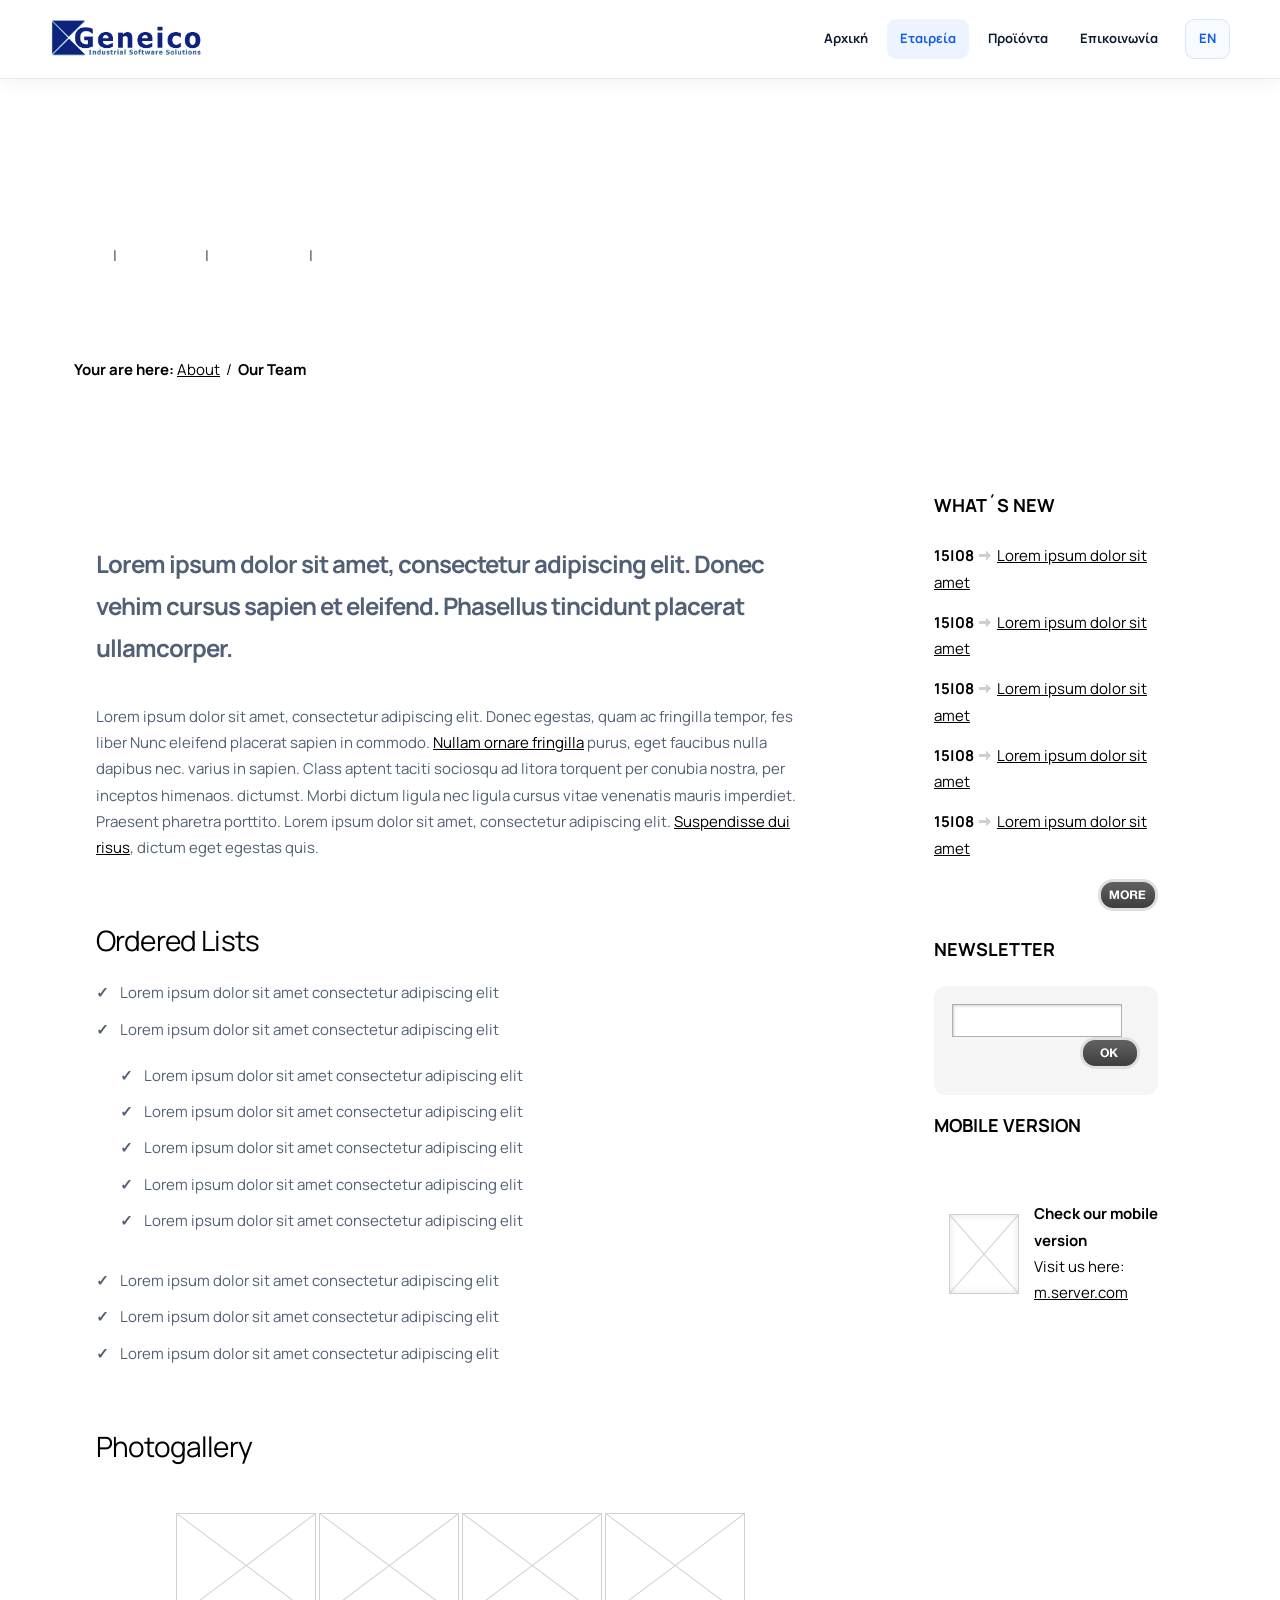
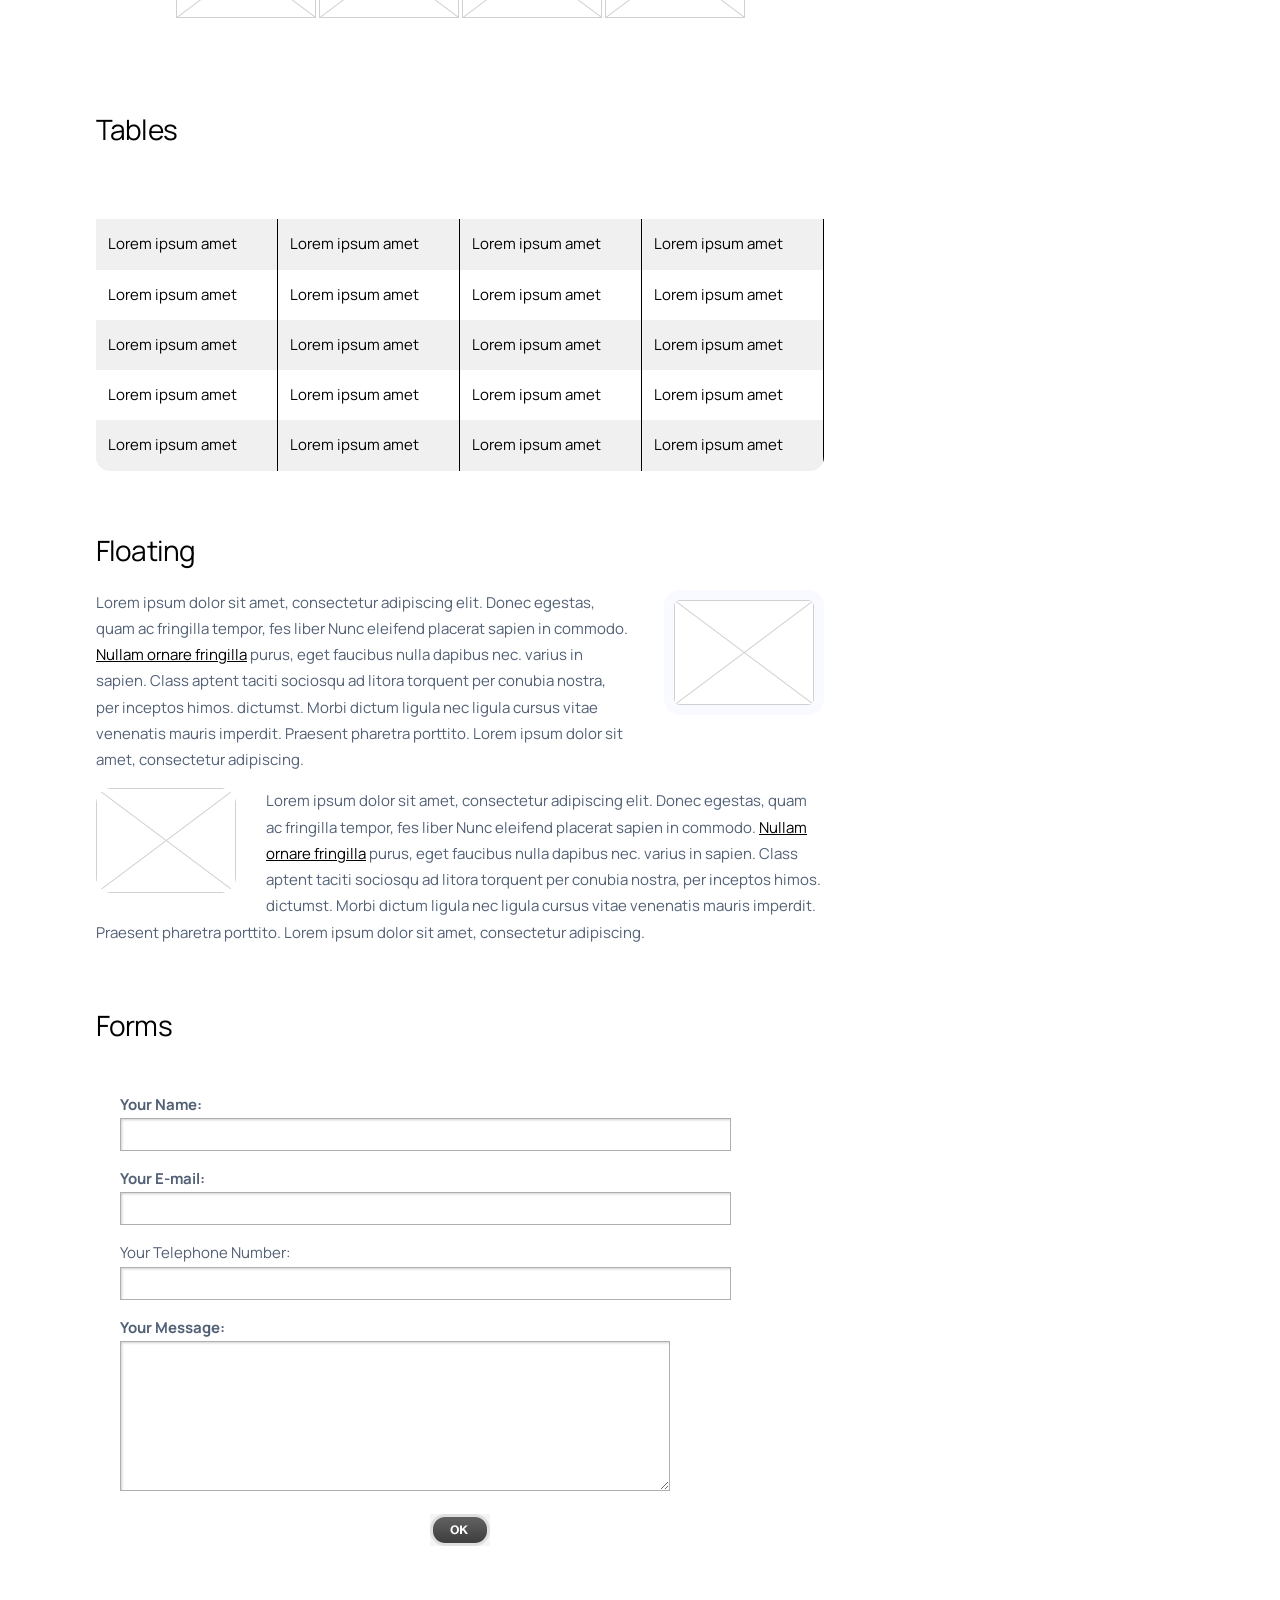
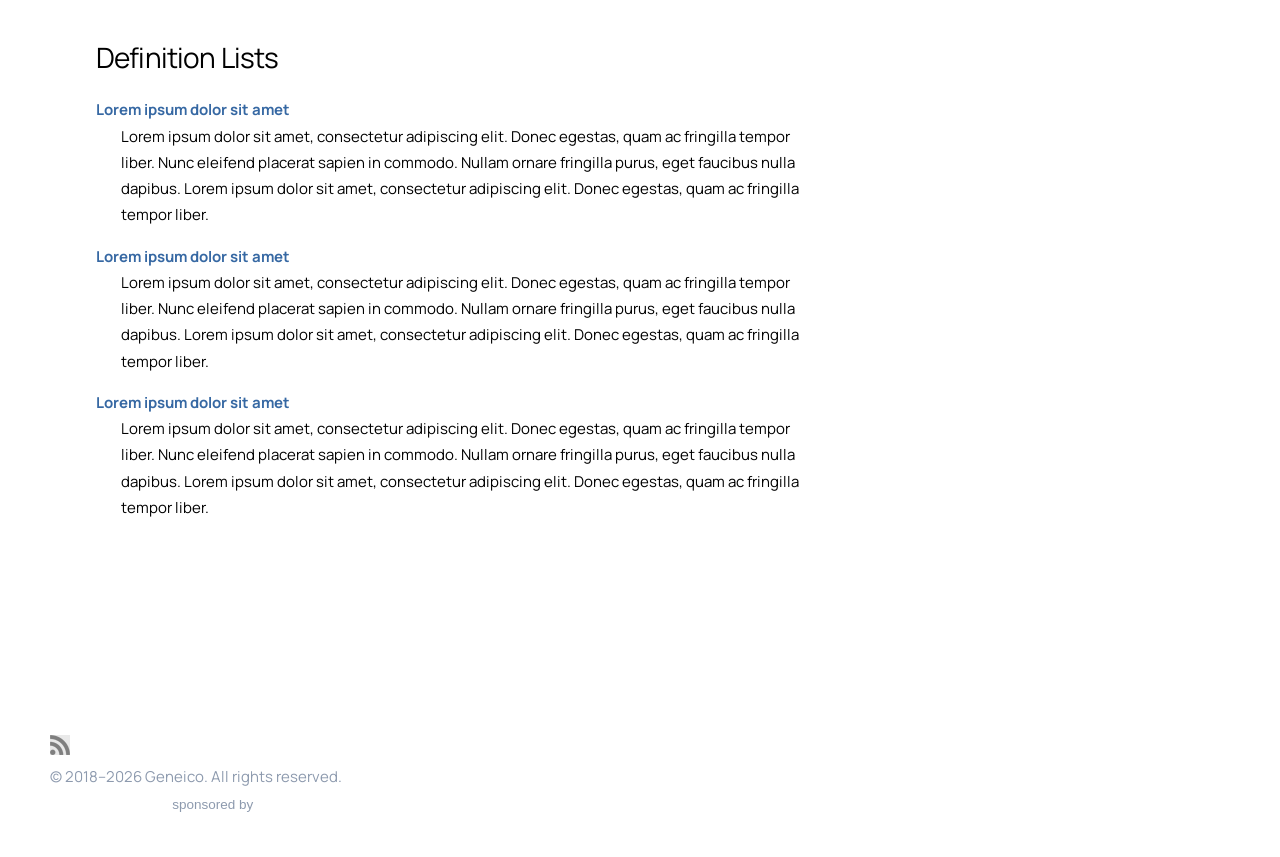
<file: subpage.html>
<!DOCTYPE html PUBLIC "-//W3C//DTD XHTML 1.0 Strict//EN" "http://www.w3.org/TR/xhtml1/DTD/xhtml1-strict.dtd">
<html xmlns="http://www.w3.org/1999/xhtml" xml:lang="en" lang="en">
<head>
<title> gr8! | SubPage </title>
<link rel="icon" href="/favicon.ico?v=3" sizes="any">
<meta http-equiv="content-type" content="text/html; charset=utf-8" />
<meta name="viewport" content="width=device-width, initial-scale=1" />
<link rel="stylesheet" media="screen,projection" type="text/css" href="css/reset.css" />
<link rel="stylesheet" media="screen,projection" type="text/css" href="css/main.css" />
<!--[if lte IE 6]><link rel="stylesheet" media="screen,projection" type="text/css" href="css/main-ie6.css" /><![endif]-->
    <link rel="stylesheet" media="screen,projection" type="text/css" href="css/style.css" />
    <link rel="stylesheet" media="screen,projection" type="text/css" href="css/site-modern.css" />
    <link rel="stylesheet" media="screen,projection" type="text/css" href="css/shared-header.css" />
<script src="js/jquery-1.3.2.min.js" type="text/javascript" charset="utf-8"></script>
<script src="js/loopedslider.js" type="text/javascript" charset="utf-8"></script>
<script src="js/site-navigation.js" type="text/javascript" charset="utf-8" defer></script>
</head>
<body>
<div id="main">
  <header class="geneico-header">
    <div class="geneico-header__inner">
      <a class="geneico-brand" href="index.html" aria-label="GENEICO, αρχική σελίδα"><img src="design/box-01.jpg" alt="Geneico — Industrial Software Solutions" /></a>
      <button class="geneico-menu-button" type="button" aria-expanded="false" aria-controls="geneico-navigation" aria-label="Άνοιγμα μενού πλοήγησης"><span></span><span></span><span></span></button>
      <nav id="geneico-navigation" class="geneico-navigation" aria-label="Κύρια πλοήγηση">
        <a class="geneico-navigation__link" href="index.html">Αρχική</a><a class="geneico-navigation__link" href="about.html" aria-current="page">Εταιρεία</a><a class="geneico-navigation__link" href="products.html">Προϊόντα</a><a class="geneico-navigation__link" href="about.html#contact">Επικοινωνία</a><a class="geneico-navigation__language" href="en/subpage.html" lang="en" hreflang="en" aria-label="English version">EN</a>
      </nav>
    </div>
  </header>
  <hr class="noscreen" />
  <!-- Title + Subcategories -->
  <div id="title" class="box">
    <h1>Lorem ipsum dolor</h1>
    <p id="subnav"> <a href="#">History</a> <span>|</span> <strong>Our Team</strong> <span>|</span> <a href="#">Our Misson</a> <span>|</span> <a href="#">Join Us</a> </p>
  </div>
  <!-- /title -->
  <!-- Breadcrumbs -->
  <p id="breadcrumbs"><strong>Your are here:</strong> <a href="#">About</a> &nbsp;/&nbsp; <strong>Our Team</strong></p>
  <!-- Columns -->
  <div class="cols-top"></div>
  <div class="cols box">
    <!-- Content -->
    <div class="content">
      <!-- Perex -->
      <div class="perex">
        <p>Lorem ipsum dolor sit amet, consectetur adipiscing elit. Donec vehim cursus sapien et eleifend. Phasellus tincidunt placerat ullamcorper.</p>
      </div>
      <!-- /perex -->
      <p>Lorem ipsum dolor sit amet, consectetur adipiscing elit. Donec egestas, quam ac fringilla tempor, fes liber Nunc eleifend placerat sapien in commodo. <a href="#">Nullam ornare fringilla</a> purus, eget faucibus nulla dapibus nec. varius in sapien. Class aptent taciti sociosqu ad litora torquent per conubia nostra, per inceptos himenaos. dictumst. Morbi dictum ligula nec ligula cursus vitae venenatis mauris imperdiet. Praesent pharetra porttito. Lorem ipsum dolor sit amet, consectetur adipiscing elit. <a href="#">Suspendisse dui risus</a>, dictum eget egestas quis.</p>
      <h2>Ordered Lists</h2>
      <ul>
        <li>Lorem ipsum dolor sit amet consectetur adipiscing elit</li>
        <li>Lorem ipsum dolor sit amet consectetur adipiscing elit
          <ul>
            <li>Lorem ipsum dolor sit amet consectetur adipiscing elit</li>
            <li>Lorem ipsum dolor sit amet consectetur adipiscing elit</li>
            <li>Lorem ipsum dolor sit amet consectetur adipiscing elit</li>
            <li>Lorem ipsum dolor sit amet consectetur adipiscing elit</li>
            <li>Lorem ipsum dolor sit amet consectetur adipiscing elit</li>
          </ul>
        </li>
        <li>Lorem ipsum dolor sit amet consectetur adipiscing elit</li>
        <li>Lorem ipsum dolor sit amet consectetur adipiscing elit</li>
        <li>Lorem ipsum dolor sit amet consectetur adipiscing elit</li>
      </ul>
      <h2>Photogallery</h2>
      <div class="content-box box">
        <p class="nom t-center"> <img src="tmp/140x105.gif" alt="" /> <img src="tmp/140x105.gif" alt="" /> <img src="tmp/140x105.gif" alt="" /> <img src="tmp/140x105.gif" alt="" /> </p>
      </div>
      <!-- /content-box -->
      <h2>Tables</h2>
      <table>
        <tr>
          <th>Lorem ipsum amet</th>
          <th>Lorem ipsum amet</th>
          <th>Lorem ipsum amet</th>
          <th>Lorem ipsum amet</th>
        </tr>
        <tr class="odd">
          <td>Lorem ipsum amet</td>
          <td>Lorem ipsum amet</td>
          <td>Lorem ipsum amet</td>
          <td>Lorem ipsum amet</td>
        </tr>
        <tr>
          <td>Lorem ipsum amet</td>
          <td>Lorem ipsum amet</td>
          <td>Lorem ipsum amet</td>
          <td>Lorem ipsum amet</td>
        </tr>
        <tr class="odd">
          <td>Lorem ipsum amet</td>
          <td>Lorem ipsum amet</td>
          <td>Lorem ipsum amet</td>
          <td>Lorem ipsum amet</td>
        </tr>
        <tr>
          <td>Lorem ipsum amet</td>
          <td>Lorem ipsum amet</td>
          <td>Lorem ipsum amet</td>
          <td>Lorem ipsum amet</td>
        </tr>
        <tr class="odd">
          <td>Lorem ipsum amet</td>
          <td>Lorem ipsum amet</td>
          <td>Lorem ipsum amet</td>
          <td>Lorem ipsum amet</td>
        </tr>
      </table>
      <h2>Floating</h2>
      <p><img src="tmp/140x105.gif" alt="" class="f-right" /> Lorem ipsum dolor sit amet, consectetur adipiscing elit. Donec egestas, quam ac fringilla tempor, fes liber Nunc eleifend placerat sapien in commodo. <a href="#">Nullam ornare fringilla</a> purus, eget faucibus nulla dapibus nec. varius in sapien. Class aptent taciti sociosqu ad litora torquent per conubia nostra, per inceptos himos. dictumst. Morbi dictum ligula nec ligula cursus vitae venenatis mauris imperdit. Praesent pharetra porttito. Lorem ipsum dolor sit amet, consectetur adipiscing.</p>
      <p><img src="tmp/140x105.gif" alt="" class="f-left" /> Lorem ipsum dolor sit amet, consectetur adipiscing elit. Donec egestas, quam ac fringilla tempor, fes liber Nunc eleifend placerat sapien in commodo. <a href="#">Nullam ornare fringilla</a> purus, eget faucibus nulla dapibus nec. varius in sapien. Class aptent taciti sociosqu ad litora torquent per conubia nostra, per inceptos himos. dictumst. Morbi dictum ligula nec ligula cursus vitae venenatis mauris imperdit. Praesent pharetra porttito. Lorem ipsum dolor sit amet, consectetur adipiscing.</p>
      <h2>Forms</h2>
      <form action="#" method="post">
        <div class="content-box box">
          <p class="nomt"><strong>Your Name:</strong><br />
            <input type="text" size="65" class="input" />
          </p>
          <p><strong>Your E-mail:</strong><br />
            <input type="text" size="65" class="input" />
          </p>
          <p>Your Telephone Number:<br />
            <input type="text" size="65" class="input" />
          </p>
          <p><strong>Your Message:</strong><br />
            <textarea cols="95" rows="10" class="input" style="width:550px; height:150px;"></textarea>
          </p>
          <p class="nomb t-center">
            <input type="image" src="design/btn-ok.gif" value="OK" />
          </p>
        </div>
        <!-- /content-box -->
      </form>
      <h2>Definition Lists</h2>
      <dl>
        <dt>Lorem ipsum dolor sit amet</dt>
        <dd>Lorem ipsum dolor sit amet, consectetur adipiscing elit. Donec egestas, quam ac fringilla tempor liber. Nunc eleifend placerat sapien in commodo. Nullam ornare fringilla purus, eget faucibus nulla dapibus. Lorem ipsum dolor sit amet, consectetur adipiscing elit. Donec egestas, quam ac fringilla tempor liber.</dd>
        <dt>Lorem ipsum dolor sit amet</dt>
        <dd>Lorem ipsum dolor sit amet, consectetur adipiscing elit. Donec egestas, quam ac fringilla tempor liber. Nunc eleifend placerat sapien in commodo. Nullam ornare fringilla purus, eget faucibus nulla dapibus. Lorem ipsum dolor sit amet, consectetur adipiscing elit. Donec egestas, quam ac fringilla tempor liber.</dd>
        <dt>Lorem ipsum dolor sit amet</dt>
        <dd>Lorem ipsum dolor sit amet, consectetur adipiscing elit. Donec egestas, quam ac fringilla tempor liber. Nunc eleifend placerat sapien in commodo. Nullam ornare fringilla purus, eget faucibus nulla dapibus. Lorem ipsum dolor sit amet, consectetur adipiscing elit. Donec egestas, quam ac fringilla tempor liber.</dd>
      </dl>
    </div>
    <!-- /content -->
    <!-- Sidebar -->
    <div class="aside">
      <h2>What´s New</h2>
      <ul class="ul-news">
        <li><strong>15|08</strong> <a href="#"> Lorem ipsum dolor sit amet</a></li>
        <li><strong>15|08</strong> <a href="#"> Lorem ipsum dolor sit amet</a></li>
        <li><strong>15|08</strong> <a href="#"> Lorem ipsum dolor sit amet</a></li>
        <li><strong>15|08</strong> <a href="#"> Lorem ipsum dolor sit amet</a></li>
        <li><strong>15|08</strong> <a href="#"> Lorem ipsum dolor sit amet</a></li>
      </ul>
      <p class="t-right"><a href="#"><img src="design/btn-more.gif" alt="" /></a></p>
      <h2>Newsletter</h2>
      <div class="aside-box box">
        <form action="#" method="get">
          <div class="f-left">
            <input type="text" size="30" name="" class="input" style="width:170px;" />
          </div>
          <div class="f-right">
            <input type="image" src="design/btn-ok.gif" value="OK" />
          </div>
        </form>
      </div>
      <!-- /aside-box -->
      <h2>Mobile version</h2>
      <div style="padding:25px 0 25px 100px; background:url(tmp/70x80.gif) 15px 50% no-repeat;" class="box">
        <p><strong>Check our mobile version</strong><br />
          Visit us here: <a href="#">m.server.com</a></p>
      </div>
    </div>
    <!-- /aside -->
  </div>
  <!-- /cols -->
  <div class="cols-bottom"></div>
  <hr class="noscreen" />
  <!-- Footer -->
  <div id="footer" class="box">
    <p class="f-right"><a href="#" class="footer-rss">RSS Feed</a></p>
    <p class="f-left">© 2018–2026 Geneico. All rights reserved.<br />
      <!-- PLEASE DON´T REMOVE THIS LINE (OR VISIT http://nuviotemplates.com/terms.php) -->
      <span class="smaller"><a href="http://www.nuviotemplates.com/">Free web templates</a> sponsored by <a href="http://www.adminizio.com/">Admin Templates</a></span>
      <!-- PLEASE DON´T REMOVE THIS LINE (OR VISIT http://nuviotemplates.com/terms.php) -->
    </p>
  </div>
  <!-- /footer -->
</div>
<!-- /main -->
</body>
</html>
</file>
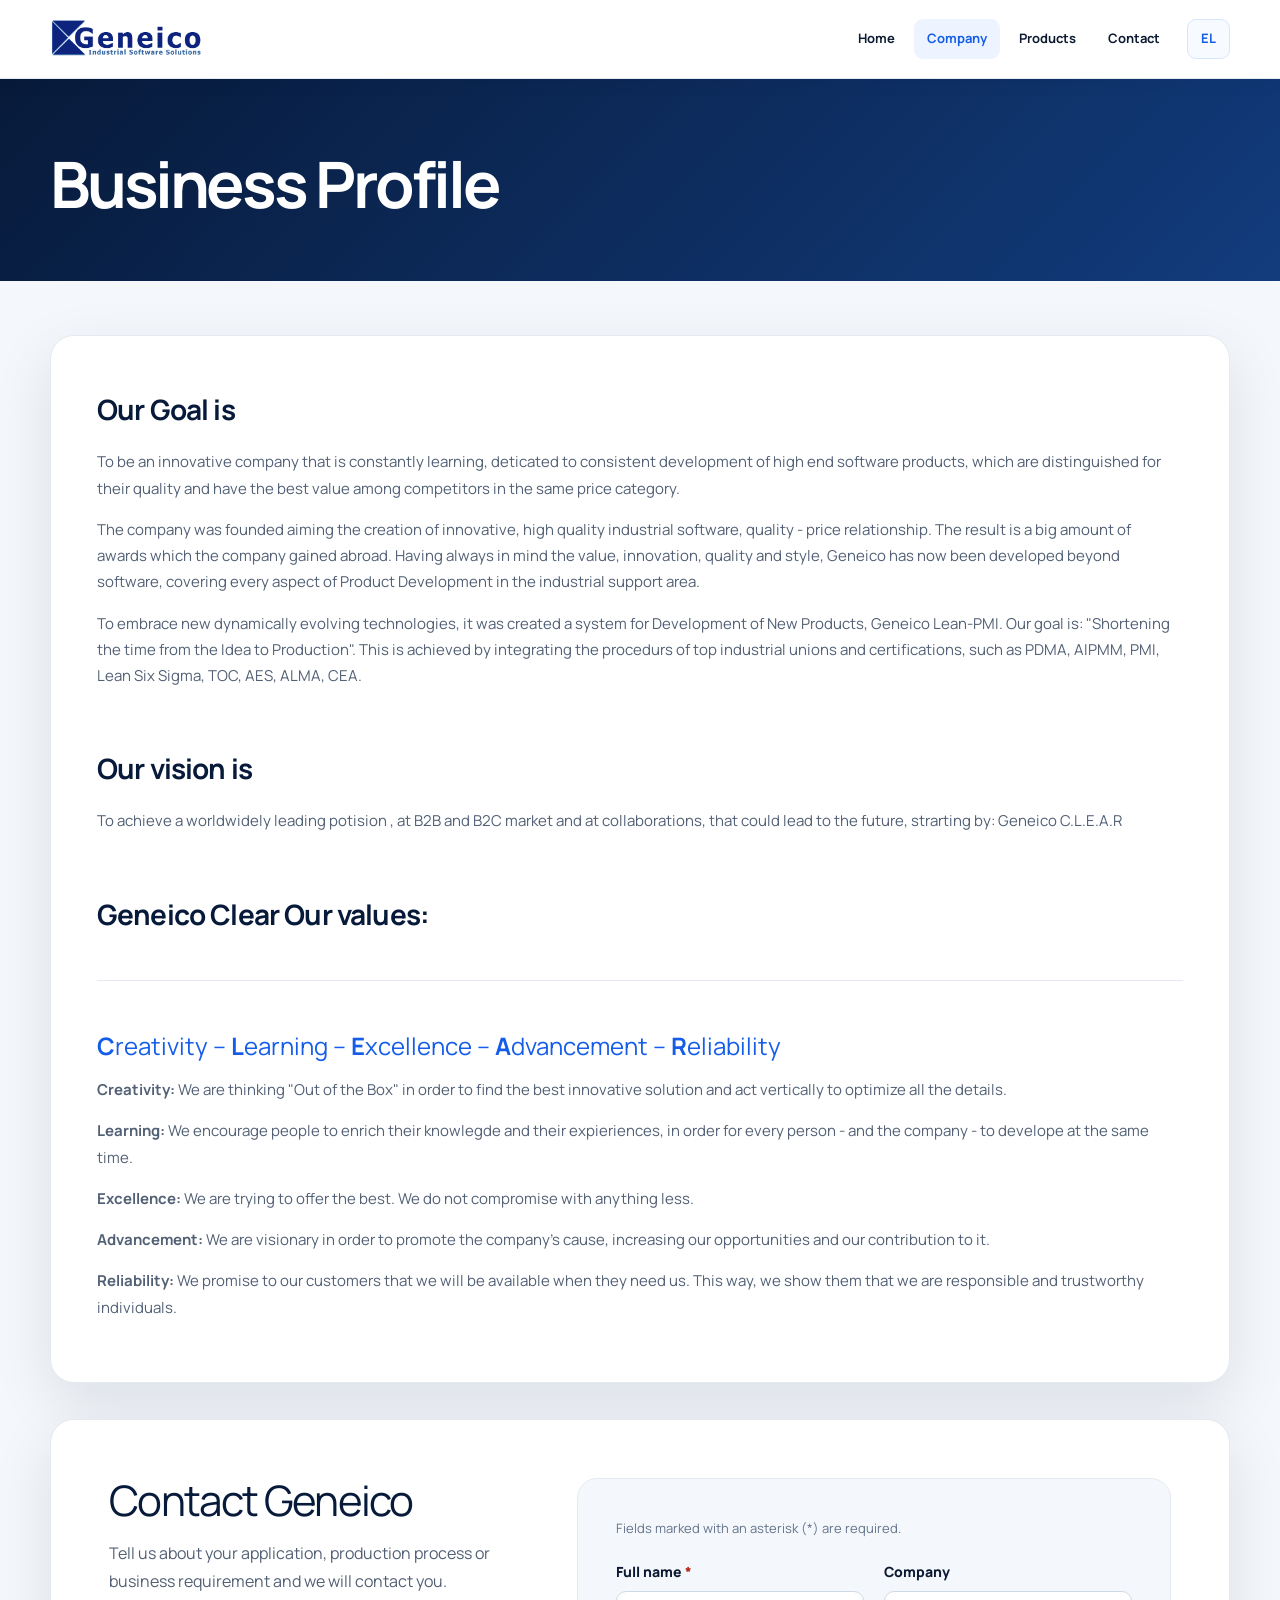
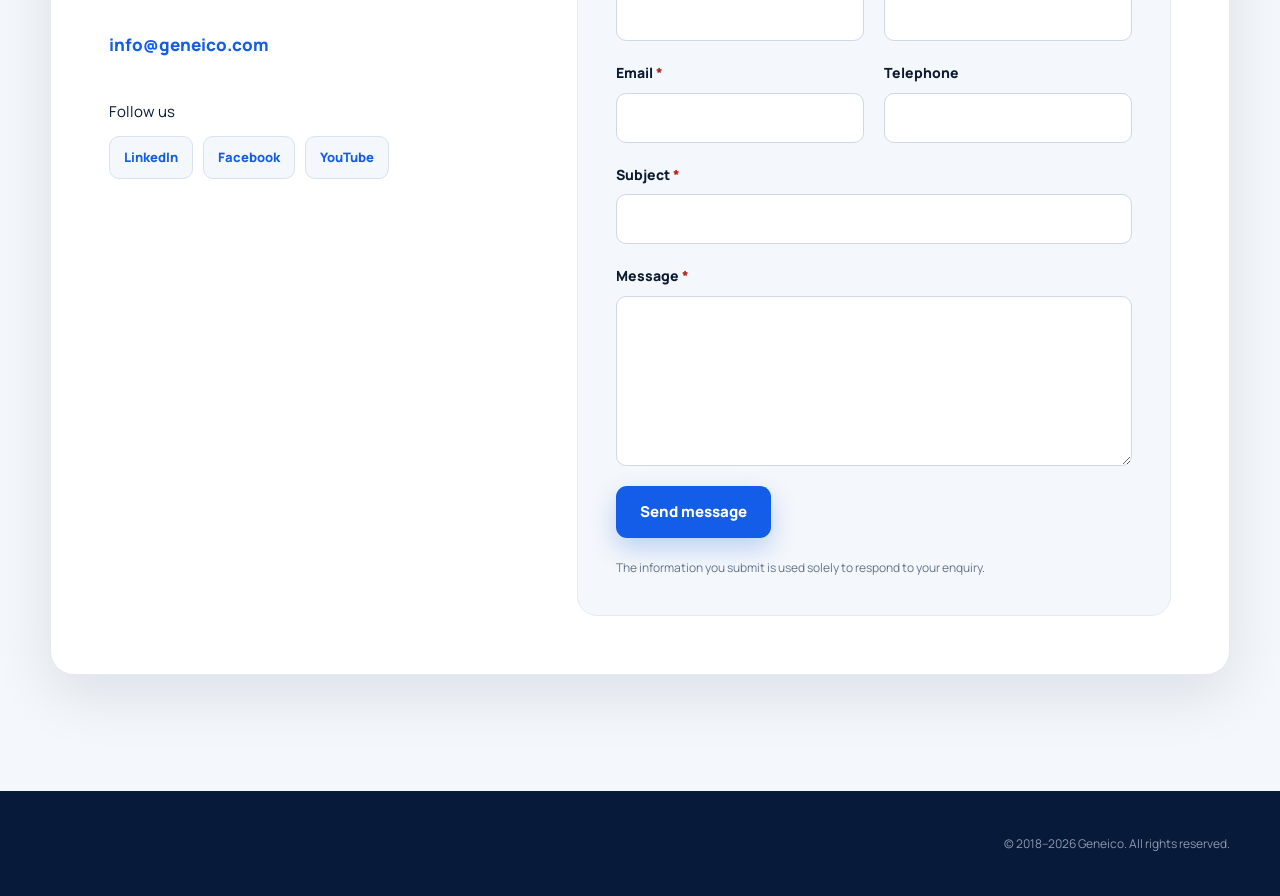
<file: en/about.html>
<!DOCTYPE html PUBLIC "-//W3C//DTD XHTML 1.0 Strict//EN" "http://www.w3.org/TR/xhtml1/DTD/xhtml1-strict.dtd">
<html xmlns="http://www.w3.org/1999/xhtml" xml:lang="en" lang="en">
  <head>
    <title>Geneico | About</title>
    <link rel="icon" href="/favicon.ico?v=3" sizes="any">
    <meta http-equiv="content-type" content="text/html; charset=utf-8" />
    <meta name="viewport" content="width=device-width, initial-scale=1" />
    <link rel="stylesheet" media="screen,projection" type="text/css" href="css/reset.css" />
    <link rel="stylesheet" media="screen,projection" type="text/css" href="css/main.css" />
    <!--[if lte IE 6]><link rel="stylesheet" media="screen,projection" type="text/css" href="css/main-ie6.css" /><![endif]-->
    <link rel="stylesheet" media="screen,projection" type="text/css" href="css/style.css" />
    <link rel="stylesheet" media="screen,projection" type="text/css" href="../css/design-tokens.css" />
    <link rel="stylesheet" media="screen,projection" type="text/css" href="../css/site-modern.css" />
    <link rel="stylesheet" media="screen,projection" type="text/css" href="../css/contact-form.css" />
    <link rel="stylesheet" media="screen,projection" type="text/css" href="../css/shared-header.css" />
    <script src="js/jquery-1.3.2.min.js" type="text/javascript" charset="utf-8"></script>
    <script src="js/loopedslider.js" type="text/javascript" charset="utf-8"></script>
    <script src="../js/site-navigation.js" type="text/javascript" charset="utf-8" defer></script>
    <script src="../js/contact-form.js" type="text/javascript" charset="utf-8" defer></script>
  </head>
  <body class="about-page">
    <div id="main">
      <header class="geneico-header">
        <div class="geneico-header__inner">
          <a class="geneico-brand" href="index.html" aria-label="GENEICO home"><img src="design/box-01.jpg" alt="Geneico — Industrial Software Solutions" /></a>
          <button class="geneico-menu-button" type="button" aria-expanded="false" aria-controls="geneico-navigation" aria-label="Open navigation menu"><span></span><span></span><span></span></button>
          <nav id="geneico-navigation" class="geneico-navigation" aria-label="Main navigation">
            <a class="geneico-navigation__link" href="index.html">Home</a><a class="geneico-navigation__link" href="about.html" aria-current="page">Company</a><a class="geneico-navigation__link" href="products.html">Products</a><a class="geneico-navigation__link" href="about.html#contact">Contact</a><a class="geneico-navigation__language" href="../about.html" lang="el" hreflang="el" aria-label="Ελληνική έκδοση">EL</a>
          </nav>
        </div>
      </header>
      <hr class="noscreen" />
      <!-- Title + Subcategories -->
      <div id="title" class="box">
        <h1>Business Profile</h1>
      </div>
      <!-- /title -->
      <!-- Breadcrumbs -->
      <div class="cols box">
        <!-- Content -->
        <div class="content">
          <!-- Perex -->
          
            <h2><strong>Our Goal is</strong></h2>
          
          <!-- /perex -->
          <p>To be an innovative company that is constantly learning, deticated to consistent development of high end software products, which are distinguished for their quality and have the best value among competitors in the same price category. </p>
          <p>The company was founded aiming the creation of innovative, high quality industrial software, quality - price relationship. The result is a big amount of awards which the company gained abroad. Having always in mind the value, innovation, quality and style, Geneico has now been developed beyond software, covering every aspect of Product Development in the industrial support area.  </p>
          <p>To embrace new dynamically evolving technologies, it was created a system for Development of New Products, Geneico Lean-PMI. Our goal is: "Shortening the time from the Idea to Production". This is achieved by integrating the procedurs of top industrial unions and certifications, such as PDMA, AIPMM, PMI, Lean Six Sigma, TOC, AES, ALMA, CEA. </p>
		
<div class="perex"> </div>
          
            <h2><strong>Our vision is </strong></h2>
         
          <!-- /perex -->
          <p>To achieve a worldwidely leading potision , at B2B and B2C market and at collaborations, that could lead to the future, strarting by: Geneico C.L.E.A.R</p>
<div class="perex"> </div>
         
            <h2><strong>Geneico Clear Our values:</strong> </h2>
			<hr>
            <h3><strong>C</strong>reativity – <strong>L</strong>earning – <strong>E</strong>xcellence – <strong>A</strong>dvancement – <strong>R</strong>eliability</h3>
          
          <!-- /perex -->
          <p><strong>Creativity: </strong>We are thinking "Out of the Box" in order to find the best innovative solution and act vertically to optimize all the details.  </p>
          <p><strong>Learning: </strong>We encourage people to enrich their knowlegde and their expieriences, in order for every person - and the company - to develope at the same time. </p>
          <p><strong>Excellence: </strong>We are trying to offer the best. We do not compromise with anything less. </p>
          <p><strong>Advancement: </strong>We are visionary in order to promote the company's cause, increasing our opportunities and our contribution to it.</p>
          <p><strong>Reliability: </strong>We promise to our customers that we will be available when they need us. This way, we show them that we are responsible and trustworthy individuals.</p>
          
        </div>
        <!-- /content -->
        <section id="contact" class="geneico-contact" aria-labelledby="contact-title">
          <div class="contact-intro">
            <h2 id="contact-title">Contact Geneico</h2>
            <p>Tell us about your application, production process or business requirement and we will contact you.</p>
            <a class="contact-email" href="mailto:info@geneico.com">info@geneico.com</a>
            <div class="contact-social">
              <h3>Follow us</h3>
              <div class="contact-social__links">
                <a href="https://www.linkedin.com/company/geneico/" target="_blank" rel="noopener noreferrer">LinkedIn</a>
                <a href="https://www.facebook.com/geneico/" target="_blank" rel="noopener noreferrer">Facebook</a>
                <a href="https://www.youtube.com/channel/UC95ncAb9FiebQisZ8zQVO0g" target="_blank" rel="noopener noreferrer">YouTube</a>
              </div>
            </div>
          </div>
          <form class="contact-form" action="https://formspree.io/f/mpqvwdyz" method="POST" data-contact-form data-loading-message="Sending..." data-success-message="Your message was sent successfully. We will contact you as soon as possible." data-error-message="The message could not be sent. Check your details and try again." data-rate-limit-message="Too many attempts have been made. Please wait and try again.">
            <input type="hidden" name="language" value="English">
            <input type="hidden" name="source_page" value="geneico.gr/en/about.html">
            <div class="contact-form__honeypot" aria-hidden="true">
              <label for="contact-gotcha-en">Leave this field empty</label>
              <input id="contact-gotcha-en" type="text" name="_gotcha" tabindex="-1" autocomplete="off">
            </div>
            <p class="contact-form__required-note">Fields marked with an asterisk (*) are required.</p>
            <div class="contact-form__field">
              <label for="contact-name-en">Full name <span class="contact-form__required" aria-hidden="true">*</span></label>
              <input id="contact-name-en" type="text" name="name" autocomplete="name" required>
            </div>
            <div class="contact-form__field">
              <label for="contact-company-en">Company</label>
              <input id="contact-company-en" type="text" name="company" autocomplete="organization">
            </div>
            <div class="contact-form__field">
              <label for="contact-email-en">Email <span class="contact-form__required" aria-hidden="true">*</span></label>
              <input id="contact-email-en" type="email" name="email" autocomplete="email" required>
            </div>
            <div class="contact-form__field">
              <label for="contact-phone-en">Telephone</label>
              <input id="contact-phone-en" type="tel" name="phone" autocomplete="tel">
            </div>
            <div class="contact-form__field contact-form__field--wide">
              <label for="contact-subject-en">Subject <span class="contact-form__required" aria-hidden="true">*</span></label>
              <input id="contact-subject-en" type="text" name="subject" required>
            </div>
            <div class="contact-form__field contact-form__field--wide">
              <label for="contact-message-en">Message <span class="contact-form__required" aria-hidden="true">*</span></label>
              <textarea id="contact-message-en" name="message" required></textarea>
            </div>
            <div class="contact-form__actions">
              <button type="submit" data-contact-submit>Send message</button>
            </div>
            <p class="contact-form__status" data-contact-status role="status" aria-live="polite" aria-atomic="true" tabindex="-1" hidden></p>
            <p class="contact-form__privacy-note">The information you submit is used solely to respond to your enquiry.</p>
          </form>
        </section>
        <!-- /cols -->
        <div class="cols-bottom"></div>
        <hr class="noscreen" />
      </div>
      <footer class="site-footer">
        <div class="page-shell site-footer__inner"><p>© 2018–2026 Geneico. All rights reserved.</p></div>
      </footer>
      <!-- /main -->
    </div>

  </body>
</html>
</file>
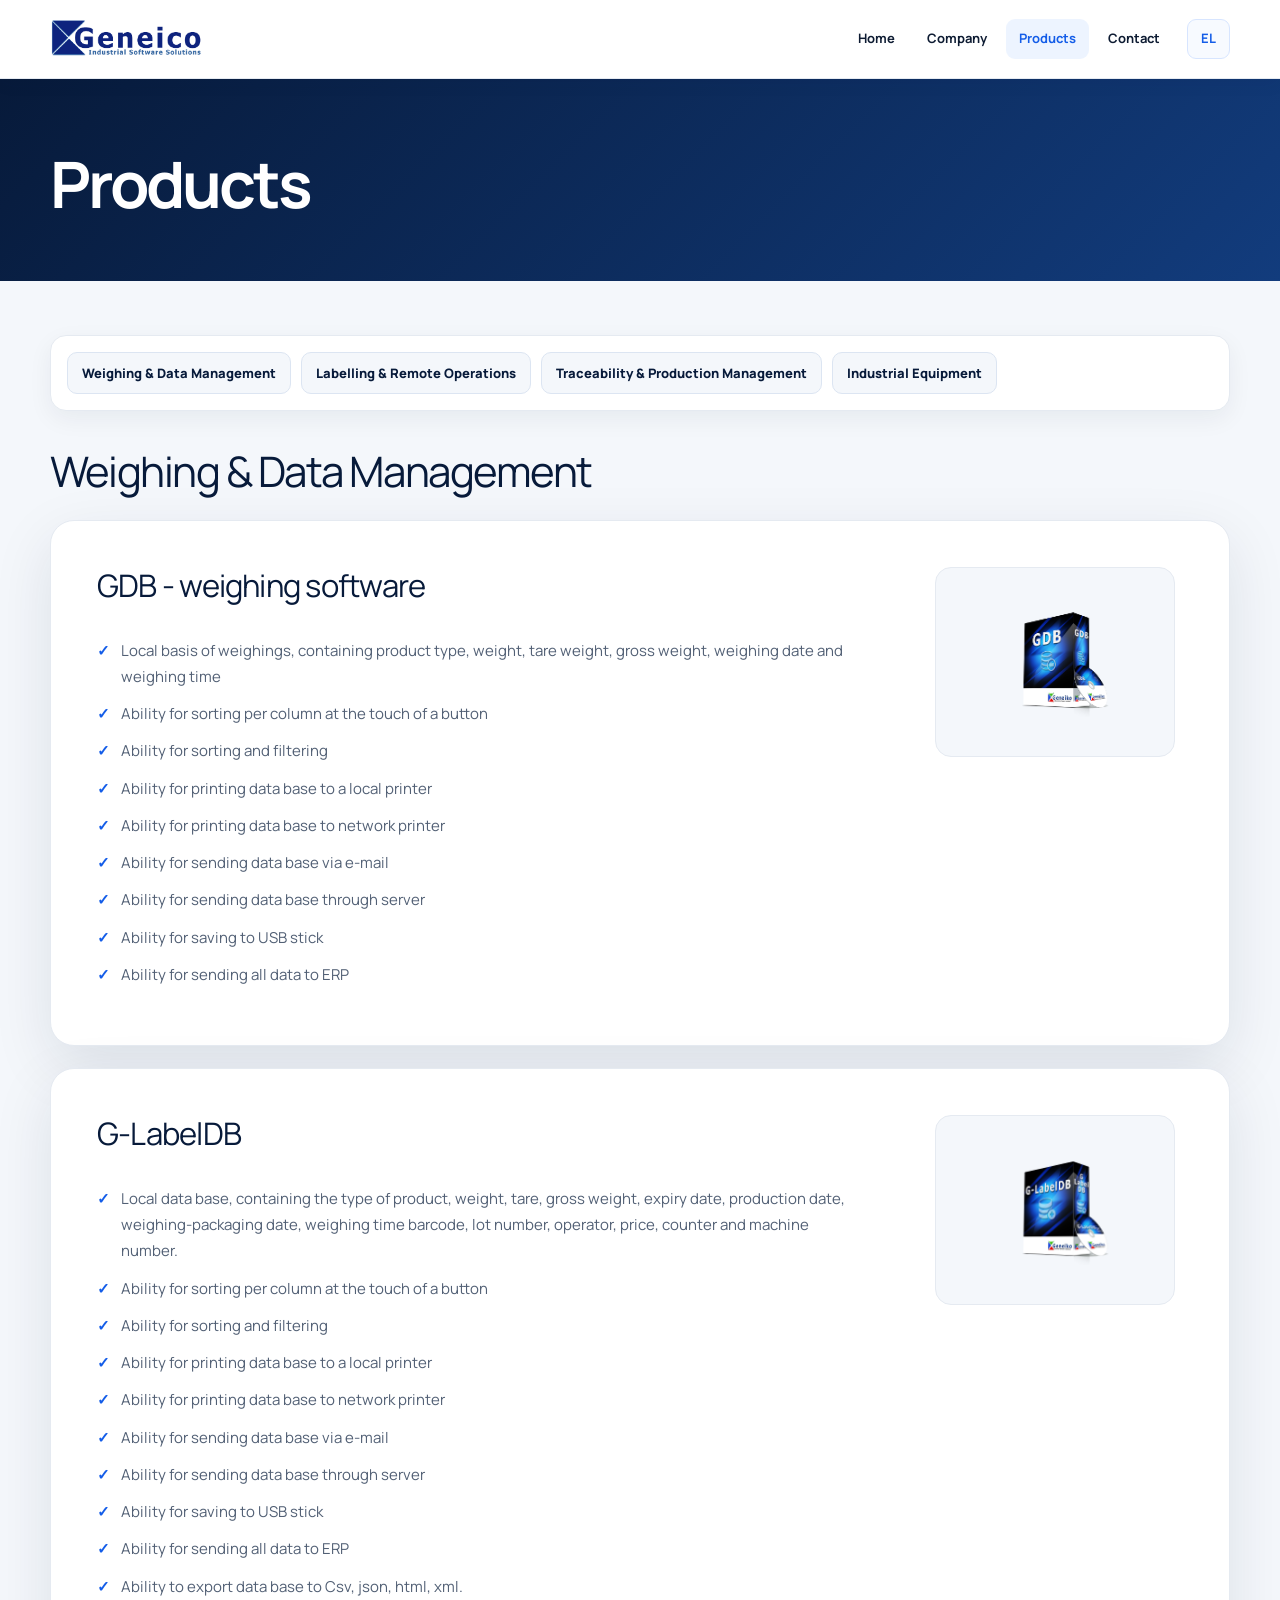
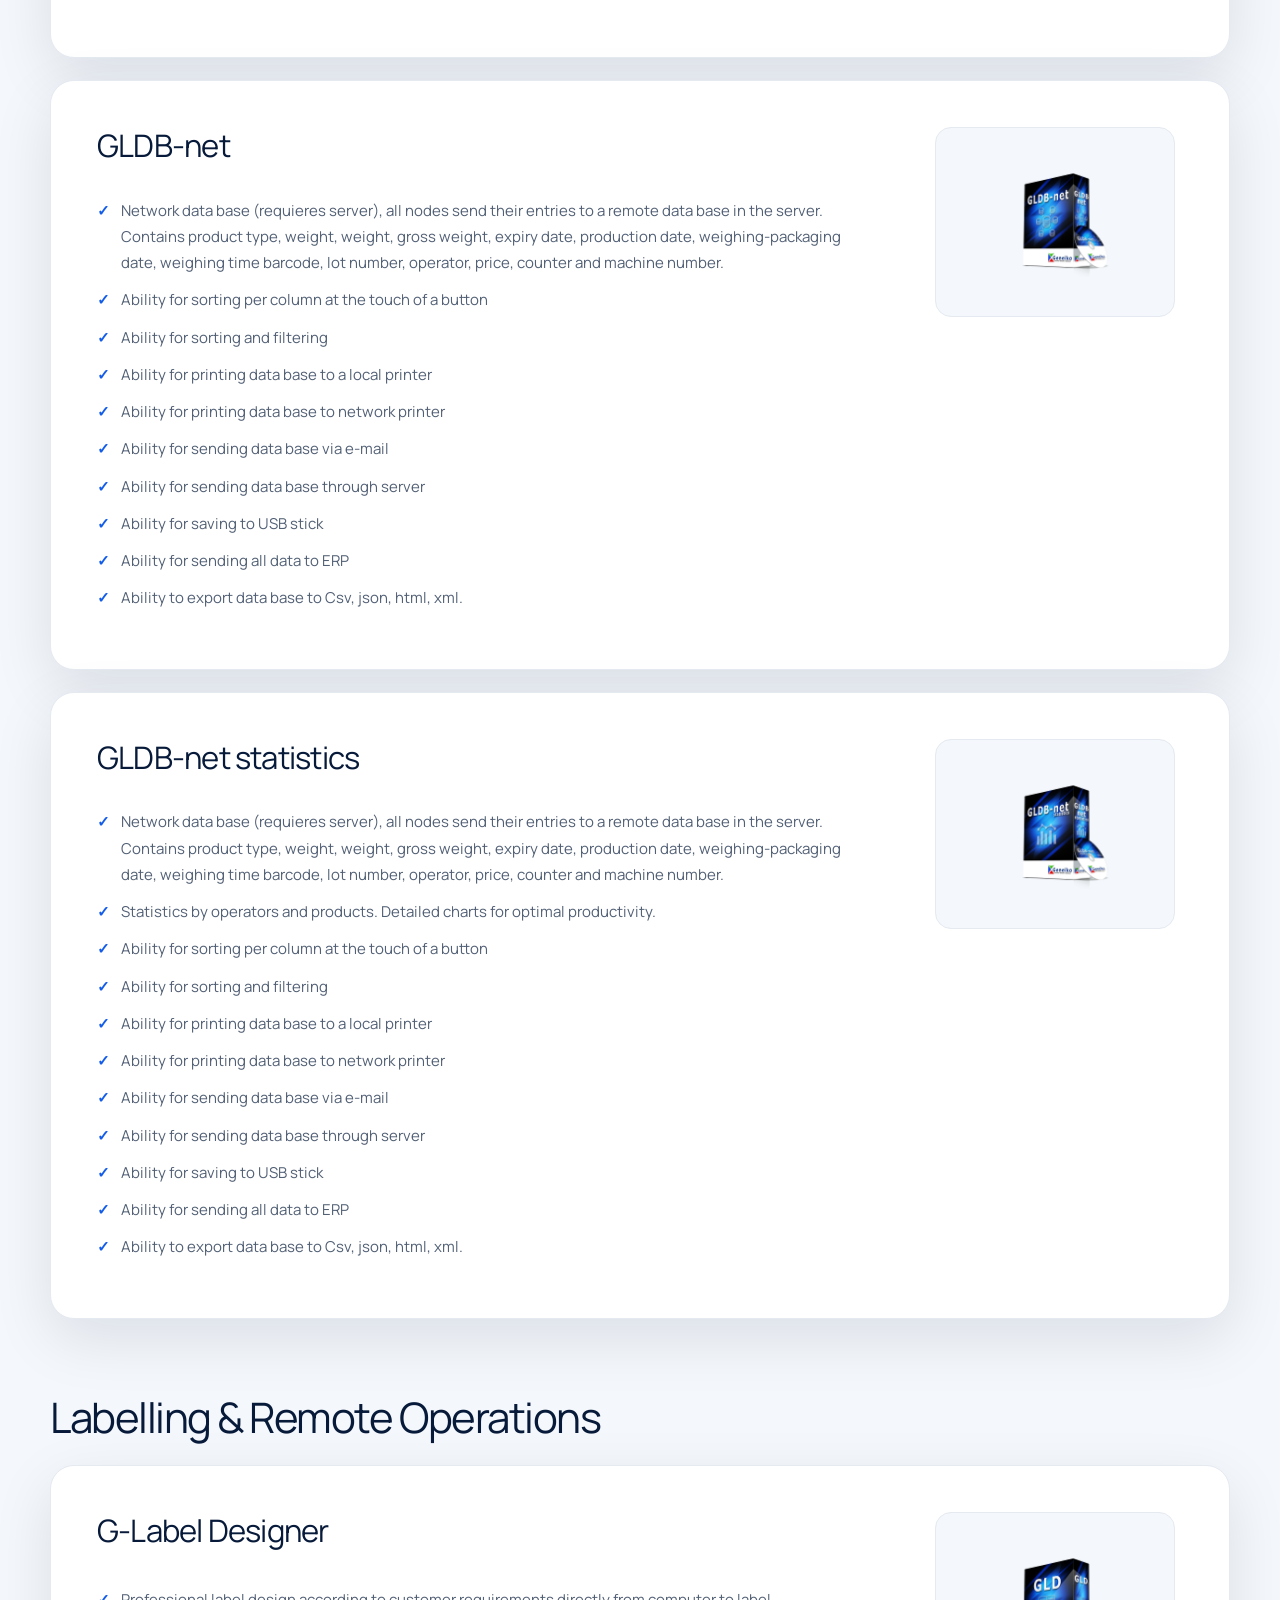
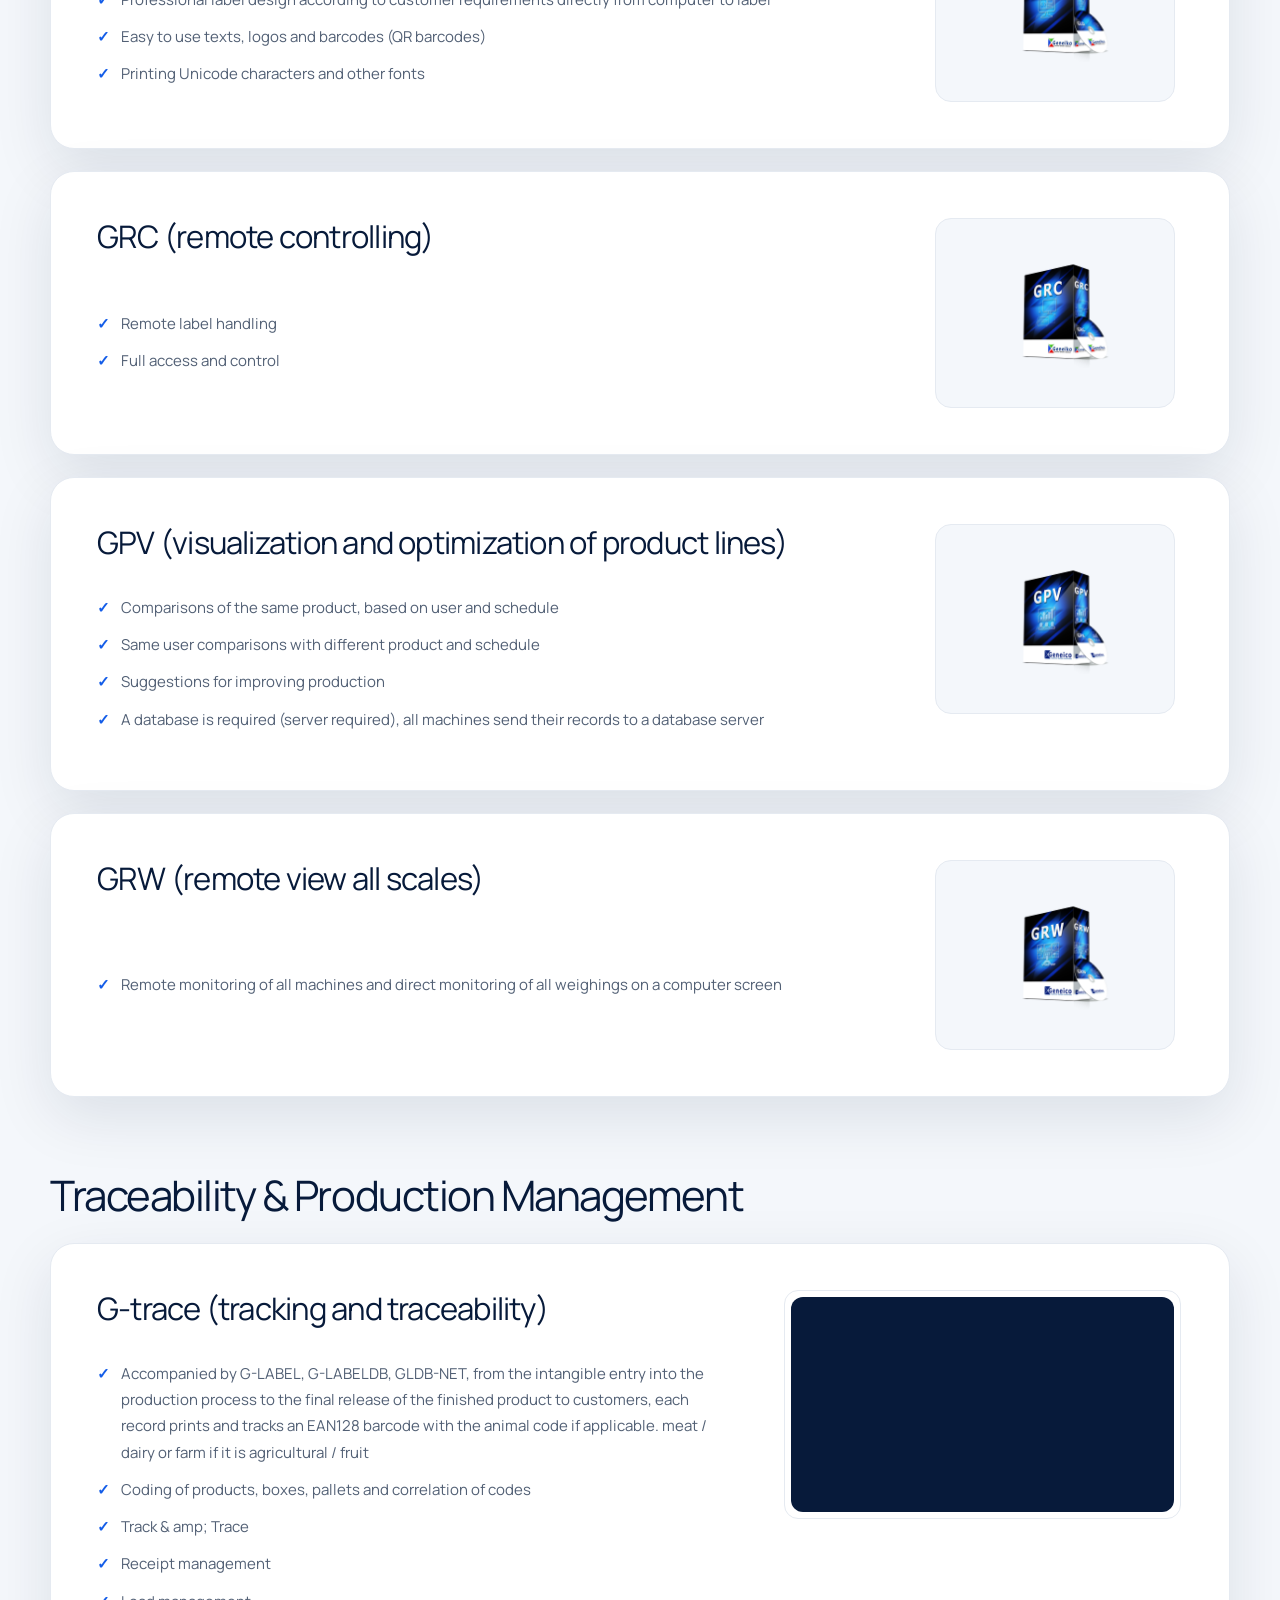
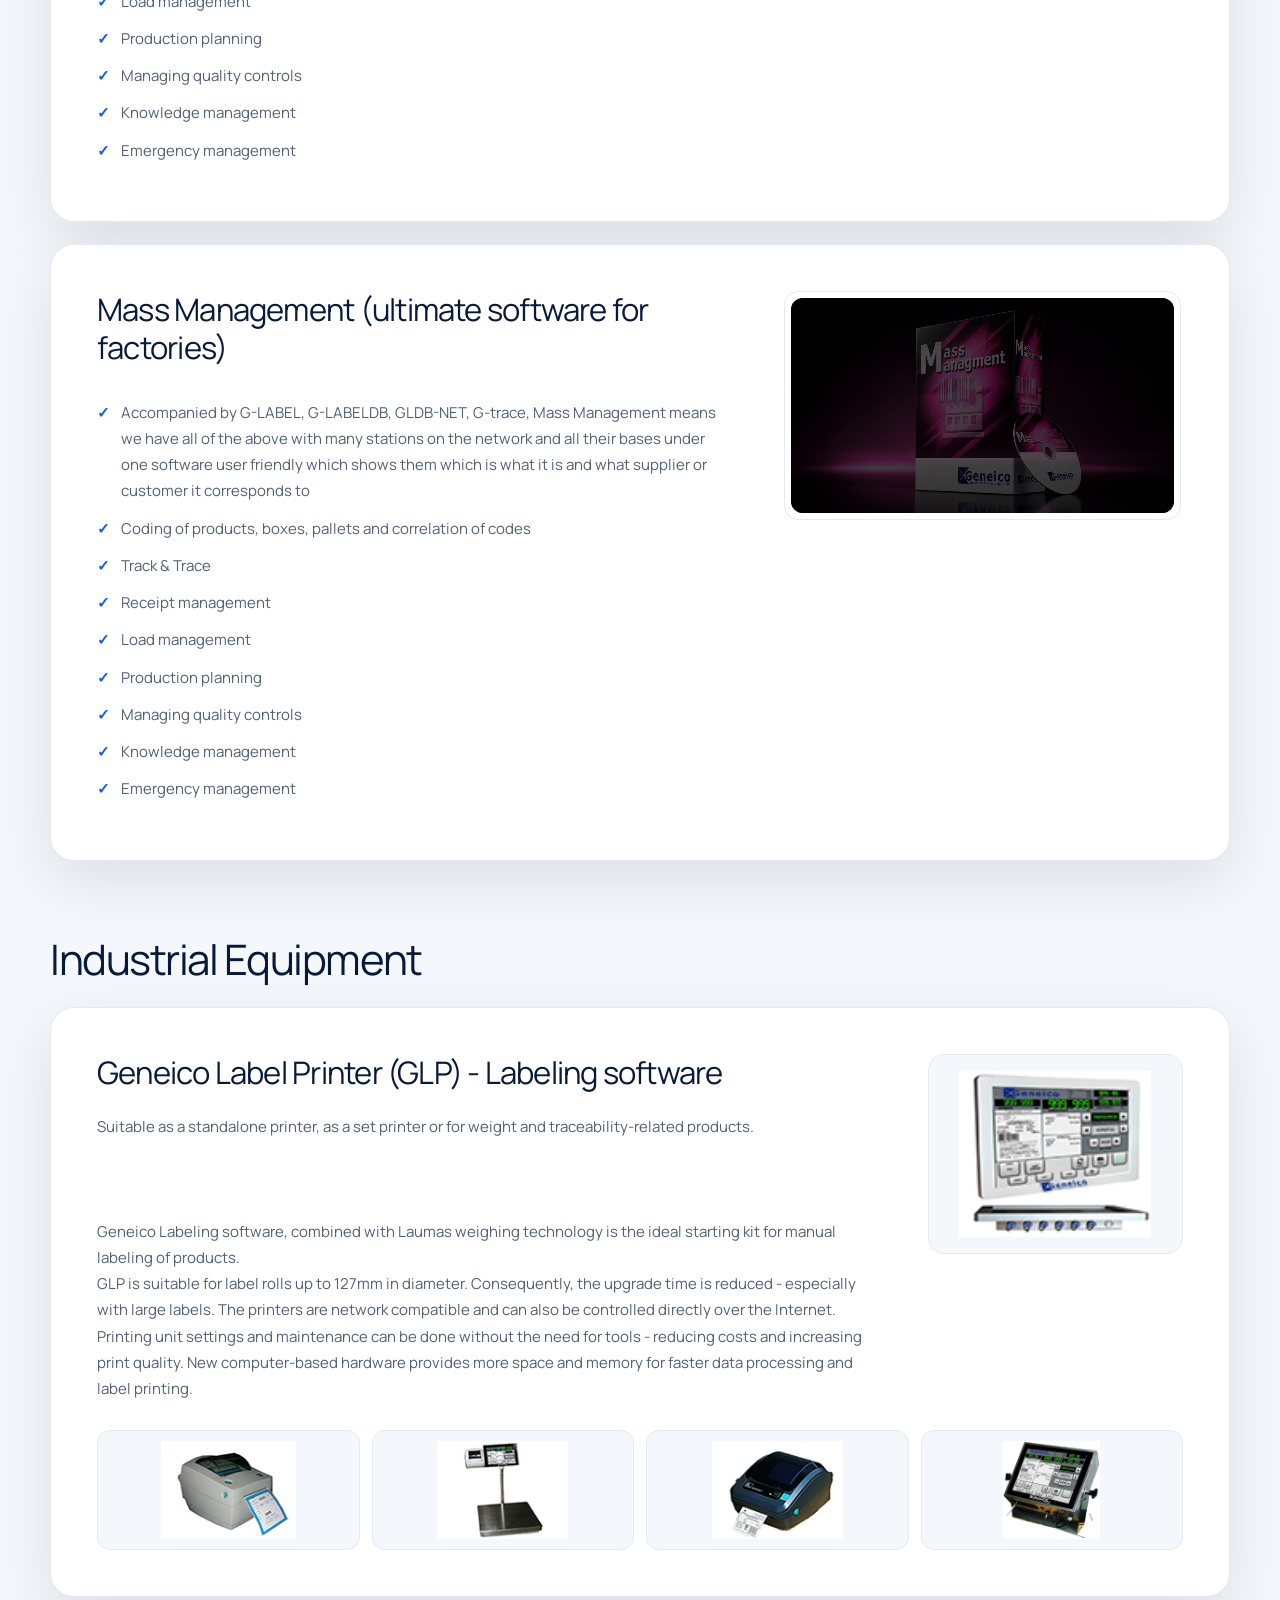
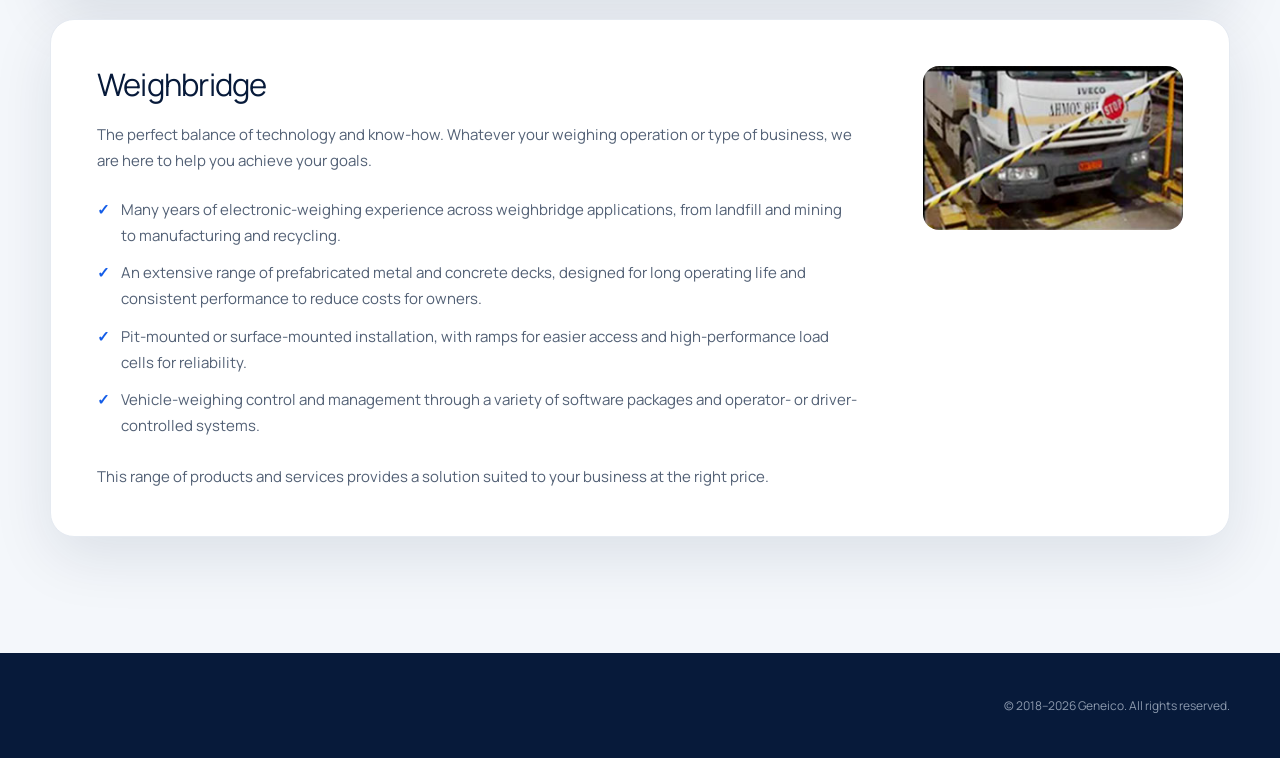
<file: en/products.html>
<!DOCTYPE html PUBLIC "-//W3C//DTD XHTML 1.0 Strict//EN" "http://www.w3.org/TR/xhtml1/DTD/xhtml1-strict.dtd">
<html xmlns="http://www.w3.org/1999/xhtml" xml:lang="en" lang="en">
  <head>
    <title>Geneico | Products</title>
    <link rel="icon" href="/favicon.ico?v=3" sizes="any">
    <meta http-equiv="content-type" content="text/html; charset=utf-8" />
    <meta name="viewport" content="width=device-width, initial-scale=1" />
    <link rel="stylesheet" media="screen,projection" type="text/css" href="css/reset.css" />
    <link rel="stylesheet" media="screen,projection" type="text/css" href="css/main.css" />
    <!--[if lte IE 6]><link rel="stylesheet" media="screen,projection" type="text/css" href="css/main-ie6.css" /><![endif]-->
    <link rel="stylesheet" media="screen,projection" type="text/css" href="css/style.css" />
    <link rel="stylesheet" media="screen,projection" type="text/css" href="../css/design-tokens.css" />
    <link rel="stylesheet" media="screen,projection" type="text/css" href="../css/site-modern.css" />
    <link rel="stylesheet" media="screen,projection" type="text/css" href="../css/products-modern.css" />
    <link rel="stylesheet" media="screen,projection" type="text/css" href="../css/shared-header.css" />
    <script src="js/jquery-1.3.2.min.js" type="text/javascript" charset="utf-8"></script>
    <script src="js/loopedslider.js" type="text/javascript" charset="utf-8"></script>
    <script src="../js/site-navigation.js" type="text/javascript" charset="utf-8" defer></script>
    <script src="../js/product-videos.js" type="text/javascript" charset="utf-8" defer></script>
  </head>
  <body class="products-page">
    <div id="main">
      <header class="geneico-header">
        <div class="geneico-header__inner">
          <a class="geneico-brand" href="index.html" aria-label="GENEICO home"><img src="design/box-01.jpg" alt="Geneico — Industrial Software Solutions" /></a>
          <button class="geneico-menu-button" type="button" aria-expanded="false" aria-controls="geneico-navigation" aria-label="Open navigation menu"><span></span><span></span><span></span></button>
          <nav id="geneico-navigation" class="geneico-navigation" aria-label="Main navigation">
            <a class="geneico-navigation__link" href="index.html">Home</a><a class="geneico-navigation__link" href="about.html">Company</a><a class="geneico-navigation__link" href="products.html" aria-current="page">Products</a><a class="geneico-navigation__link" href="about.html#contact">Contact</a><a class="geneico-navigation__language" href="../products.html" lang="el" hreflang="el" aria-label="Ελληνική έκδοση">EL</a>
          </nav>
        </div>
      </header>
      <hr class="noscreen" />
      <!-- Title + Subcategories -->
      <div id="title" class="box">
        <h1>Products</h1>
      </div>
      <!-- /title -->
      <!-- Columns box -->
      <div class="cols box">
        <!-- Content -->
        <nav class="product-category-nav" aria-label="Product categories">
          <a href="#weighing-data">Weighing &amp; Data Management</a>
          <a href="#labelling-control">Labelling &amp; Remote Operations</a>
          <a href="#traceability-management">Traceability &amp; Production Management</a>
          <a href="#industrial-equipment">Industrial Equipment</a>
        </nav>
        <main class="product-catalogue">
          <section id="weighing-data" class="product-category" aria-labelledby="weighing-data-title">
            <header class="product-category__heading"><h2 id="weighing-data-title">Weighing &amp; Data Management</h2></header>
            <article class="product-card">
          <!-- <h1 id="products">Products</h1> -->

          <h2 id="p1">GDB - weighing software</h2>
          <img src="design/products/GDB.png" alt="" class="f-right" />
          <ul>
            <li>
              <span>Local basis of weighings, containing product type, weight, tare weight, gross weight, weighing date and weighing time </span>
            </li>
            <li>
              <span>Ability for sorting per column at the touch of a button </span>
            </li>
            <li>
              <span>Ability for sorting and filtering  </span>
            </li>
            <li>
              <span>Ability for printing data base to a local printer </span>
            </li>
            <li>
              <span>Ability for printing data base to network printer</span>
            </li>
            <li>
              <span>Ability for sending data base via e-mail </span>
            </li>
            <li>
              <span>Ability for sending data base through server</span>
            </li>
            <li>
              <span>Ability for saving to USB stick</span>
            </li>
            <li>
              <span>Ability for sending all data to ERP</span>
            </li>
          </ul>
		  <hr>
            </article>
            <article class="product-card">
          <h2 id="p2">G-LabelDB</h2>
          <img src="design/products/G-LabelDB.png" alt="" class="f-right"/>
          <ul>
            <li>
              <span>Local data base, containing the type of product, weight, tare, gross weight, expiry date, production date, weighing-packaging date, weighing time barcode, lot number, operator, price, counter and machine number.  </span>
            </li>
            <li>
              <span>Ability for sorting per column at the touch of a button</span>
            </li>
            <li>
              <span>Ability for sorting and filtering </span>
            </li>
            <li>
              <span>Ability for printing data base to a local printer</span>
            </li>
            <li>
              <span>Ability for printing data base to network printer</span>
            </li>
            <li>
              <span>Ability for sending data base via e-mail</span>
            </li>
            <li>
              <span>Ability for sending data base through server</span>
            </li>
            <li>
              <span>Ability for saving to USB stick</span>
            </li>
            <li>
              <span>Ability for sending all data to ERP</span>
            </li>
            <li>
              <span>Ability to export data base to Csv, json, html, xml. </span>
            </li>
          </ul>
		  <hr>
            </article>
            <article class="product-card">
          <h2 id="p3">GLDB-net</h2>
          <img src="design/products/GLDB-net.png" alt="" class="f-right"/>
          <ul>
            <li>
              <span>Network data base (requieres server), all nodes send their entries to a remote data base in the server. Contains product type, weight, weight, gross weight, expiry date, production date, weighing-packaging date, weighing time barcode, lot number, operator, price, counter and machine number. </span>
            </li>
            <li>
              <span>Ability for sorting per column at the touch of a button</span>
            </li>
            <li>
              <span>Ability for sorting and filtering </span>
            </li>
            <li>
              <span>Ability for printing data base to a local printer</span>
            </li>
            <li>
              <span>Ability for printing data base to network printer</span>
            </li>
            <li>
              <span>Ability for sending data base via e-mail </span>
            </li>
            <li>
              <span>Ability for sending data base through server </span>
            </li>
            <li>
              <span>Ability for saving to USB stick</span>
            </li>
            <li>
              <span>Ability for sending all data to ERP</span>
            </li>
            <li>
              <span>Ability to export data base to Csv, json, html, xml. </span>
            </li>
          </ul>
		  <hr>
            </article>
            <article class="product-card">
          <h2 id="p4">GLDB-net statistics</h2>
          <img src="design/products/GLDB-net_statistics.png" alt="" class="f-right"/>
          <ul>
            <li>
              <span>Network data base (requieres server), all nodes send their entries to a remote data base in the server. Contains product type, weight, weight, gross weight, expiry date, production date, weighing-packaging date, weighing time barcode, lot number, operator, price, counter and machine number.</span>
            </li>
            <li>
              <span>Statistics by operators and products. Detailed charts for optimal productivity. </span>
            </li>
            <li>
              <span>Ability for sorting per column at the touch of a button</span>
            </li>
            <li>
              <span>Ability for sorting and filtering</span>
            </li>
            <li>
              <span>Ability for printing data base to a local printer </span>
            </li>
            <li>
              <span>Ability for printing data base to network printer</span>
            </li>
            <li>
              <span>Ability for sending data base via e-mail</span>
            </li>
            <li>
              <span>Ability for sending data base through server </span>
            </li>
            <li>
              <span>Ability for saving to USB stick </span>
            </li>
            <li>
              <span>Ability for sending all data to ERP</span>
            </li>
            <li>
              <span>Ability to export data base to Csv, json, html, xml. </span>
            </li>
          </ul>
		  <hr>
            </article>
          </section>
          <section id="labelling-control" class="product-category" aria-labelledby="labelling-control-title">
            <header class="product-category__heading"><h2 id="labelling-control-title">Labelling &amp; Remote Operations</h2></header>
            <article class="product-card">
          <h2 id="p5">G-Label Designer</h2>
          <img src="design/products/GLD.png" alt="" class="f-right"/>
          <ul>
            <li>
              <span>Professional label design according to customer requirements directly from computer to label</span>
            </li>
            <li>
              <span>Easy to use texts, logos and barcodes (QR barcodes)</span>
            </li>
            <li>
              <span>Printing Unicode characters and other fonts</span>
			  <br />
			  <br />
			  
            </li>
          </ul>
		  <hr>
            </article>
            <article class="product-card">
          <h2 id="p6">GRC (remote controlling)</h2>
          <img src="design/products/GRC.png" alt="" class="f-right"/>
          <ul>
            <li>
              <span>Remote label handling </span>
            </li>
            <li>
              <span>Full access and control</span>
              <br />
              <br />
              <br />
              <br />
              <br />
            </li>
          </ul>
		  <hr>
            </article>
            <article class="product-card">
          <h2 id="p7">GPV (visualization and optimization of product lines)</h2>
          <img src="design/products/GPV.png" alt="" class="f-right"/>
          <ul>
            <li>
              <span>Comparisons of the same product, based on user and schedule</span>
            </li>
            <li>
              <span>Same user comparisons with different product and schedule</span>
            </li>
            <li>
              <span>Suggestions for improving production</span>
            </li>
            <li>
              <span>A database is required (server required), all machines send their records to a database server</span>
            </li>
          </ul>
		  <hr>
            </article>
            <article class="product-card">
          <h2 id="p8">GRW (remote view all scales)</h2>
          <img src="design/products/GRW.png" alt="" class="f-right"/>
          <ul>
            <li>
              <span>Remote monitoring of all machines and direct monitoring of all weighings on a computer screen</span>
              <br />
              <br />
              <br />
              <br />
            </li>
          </ul>
		  <hr>
            </article>
          </section>
          <section id="traceability-management" class="product-category" aria-labelledby="traceability-management-title">
            <header class="product-category__heading"><h2 id="traceability-management-title">Traceability &amp; Production Management</h2></header>
            <article class="product-card product-card--video trace">
          <h2 id="p9">G-trace (tracking and traceability)</h2>
          <ul>
            <li>
              <span>Accompanied by G-LABEL, G-LABELDB, GLDB-NET, from the intangible entry into the production process to the final release of the finished product to customers, each record prints and tracks an EAN128 barcode with the animal code if applicable. meat / dairy or farm if it is agricultural / fruit</span>
            </li>
            <li>
              <span>Coding of products, boxes, pallets and correlation of codes</span>
            </li>
            <li>
              <span>Track & amp; Trace</span>
            </li>
            <li>
              <span>Receipt management </span>
            </li>
            <li>
              <span>Load management</span>
            </li>
            <li>
              <span>Production planning</span>
            </li>
            <li>
              <span>Managing quality controls </span>
            </li>
            <li>
              <span>Knowledge management</span>
            </li>
            <li>
              <span>Emergency management</span>
            </li>
          </ul>
          <figure class="product-card__video">
            <video class="product-video" autoplay muted loop playsinline preload="none" poster="design/products/G-trace.png" data-product-video aria-label="G-trace product video">
              <source data-src="../video/trace.webm" type="video/webm">
              <img src="design/products/G-trace.png" alt="G-trace">
            </video>
          </figure>
		  <hr>
            </article>
            <article class="product-card product-card--video mass">
          <h2 id="p10">Mass Management (ultimate software for factories)</h2>
          <ul>
            <li>
              <span>Accompanied by G-LABEL, G-LABELDB, GLDB-NET, G-trace, Mass Management means we have all of the above with many stations on the network and all their bases under one software user friendly which shows them which is what it is and what supplier or customer it corresponds to</span>
            </li>
            <li>
              <span>Coding of products, boxes, pallets and correlation of codes</span>
            </li>
            <li>
              <span>Track &amp; Trace </span>
            </li>
            <li>
              <span>Receipt management </span>
            </li>
            <li>
              <span>Load management</span>
            </li>
            <li>
              <span>Production planning</span>
            </li>
            <li>
              <span>Managing quality controls</span>
            </li>
            <li>
              <span>Knowledge management </span>
            </li>
            <li>
              <span>Emergency management</span>
            </li>
          </ul>
          <figure class="product-card__video">
            <video class="product-video" autoplay muted loop playsinline preload="none" poster="design/products/mass_managment.png" data-product-video aria-label="Mass Management product video">
              <source data-src="../video/mass.webm" type="video/webm">
              <img src="design/products/mass_managment.png" alt="Mass Management">
            </video>
          </figure>
          <br />
            </article>
          </section>
          <section id="industrial-equipment" class="product-category" aria-labelledby="industrial-equipment-title">
            <header class="product-category__heading"><h2 id="industrial-equipment-title">Industrial Equipment</h2></header>
            <article id="printer" class="product-card product-card--gallery">
          
           <!-- Perex -->
          <h3 class="product-card__title">Geneico Label Printer (GLP) - Labeling software</h3>
          <!-- /perex -->
		  
          <img src="design/slider-11.jpg" alt="" class="product-card__primary-image"/>
          <p>Suitable as a standalone printer, as a set printer or for weight and traceability-related products.



Geneico Labeling software, combined with Laumas weighing technology is the ideal starting kit for manual labeling of products.
GLP is suitable for label rolls up to 127mm in diameter. Consequently, the upgrade time is reduced - especially with large labels. The printers are network compatible and can also be controlled directly over the Internet. Printing unit settings and maintenance can be done without the need for tools - reducing costs and increasing print quality. New computer-based hardware provides more space and memory for faster data processing and label printing.
</p>
          
            <div class="product-gallery" aria-label="Geneico Label Printer images">
              <img src="design/slider-12.jpg" alt="" />
              <img src="design/slider-13.jpg" alt="" />
              <img src="design/slider-14.jpg" alt="" />
              <img src="design/slider-15.jpg" alt="" />
            </div>
          
            </article>
		    <!-- truck -->
         <article id="weighbridge" class="product-card product-card--weighbridge weighbridge-product" aria-labelledby="weighbridge-title">
          <span id="mass" class="weighbridge-product__anchor" aria-hidden="true"></span>
          <div class="weighbridge-product__content">
            <h2 id="weighbridge-title">Weighbridge</h2>
            <p>The perfect balance of technology and know-how. Whatever your weighing operation or type of business, we are here to help you achieve your goals.</p>
            <ul>
              <li>Many years of electronic-weighing experience across weighbridge applications, from landfill and mining to manufacturing and recycling.</li>
              <li>An extensive range of prefabricated metal and concrete decks, designed for long operating life and consistent performance to reduce costs for owners.</li>
              <li>Pit-mounted or surface-mounted installation, with ramps for easier access and high-performance load cells for reliability.</li>
              <li>Vehicle-weighing control and management through a variety of software packages and operator- or driver-controlled systems.</li>
            </ul>
            <p>This range of products and services provides a solution suited to your business at the right price.</p>
          </div>
          <figure class="weighbridge-product__media">
            <img src="design/video_preview2.jpg" alt="Weighbridge" />
          </figure>
        </article>
          </section>
        </main>
		          <!-- /truck -->

        <!-- /content -->
        <!-- Sidebar -->
      
         <!--  <h2>What´s New</h2>
          <ul class="ul-news">
            <li>
              <strong>15|08</strong>
              <a href="#"> Lorem ipsum dolor sit amet</a>
            </li>
            <li>
              <strong>15|08</strong>
              <a href="#"> Lorem ipsum dolor sit amet</a>
            </li>
            <li>
              <strong>15|08</strong>
              <a href="#"> Lorem ipsum dolor sit amet</a>
            </li>
            <li>
              <strong>15|08</strong>
              <a href="#"> Lorem ipsum dolor sit amet</a>
            </li>
            <li>
              <strong>15|08</strong>
              <a href="#"> Lorem ipsum dolor sit amet</a>
            </li>
          </ul> --> 
       
        <!-- /sidebar -->
      

      <!-- cols-bottom -->
      <div class="cols-bottom"></div>
        <hr class="noscreen" />

      </div>
      <!-- /columns box -->

      <footer class="site-footer">
        <div class="page-shell site-footer__inner"><p>© 2018–2026 Geneico. All rights reserved.</p></div>
      </footer>
    </div>
    <!-- /main -->
  </body>
</html>
</file>
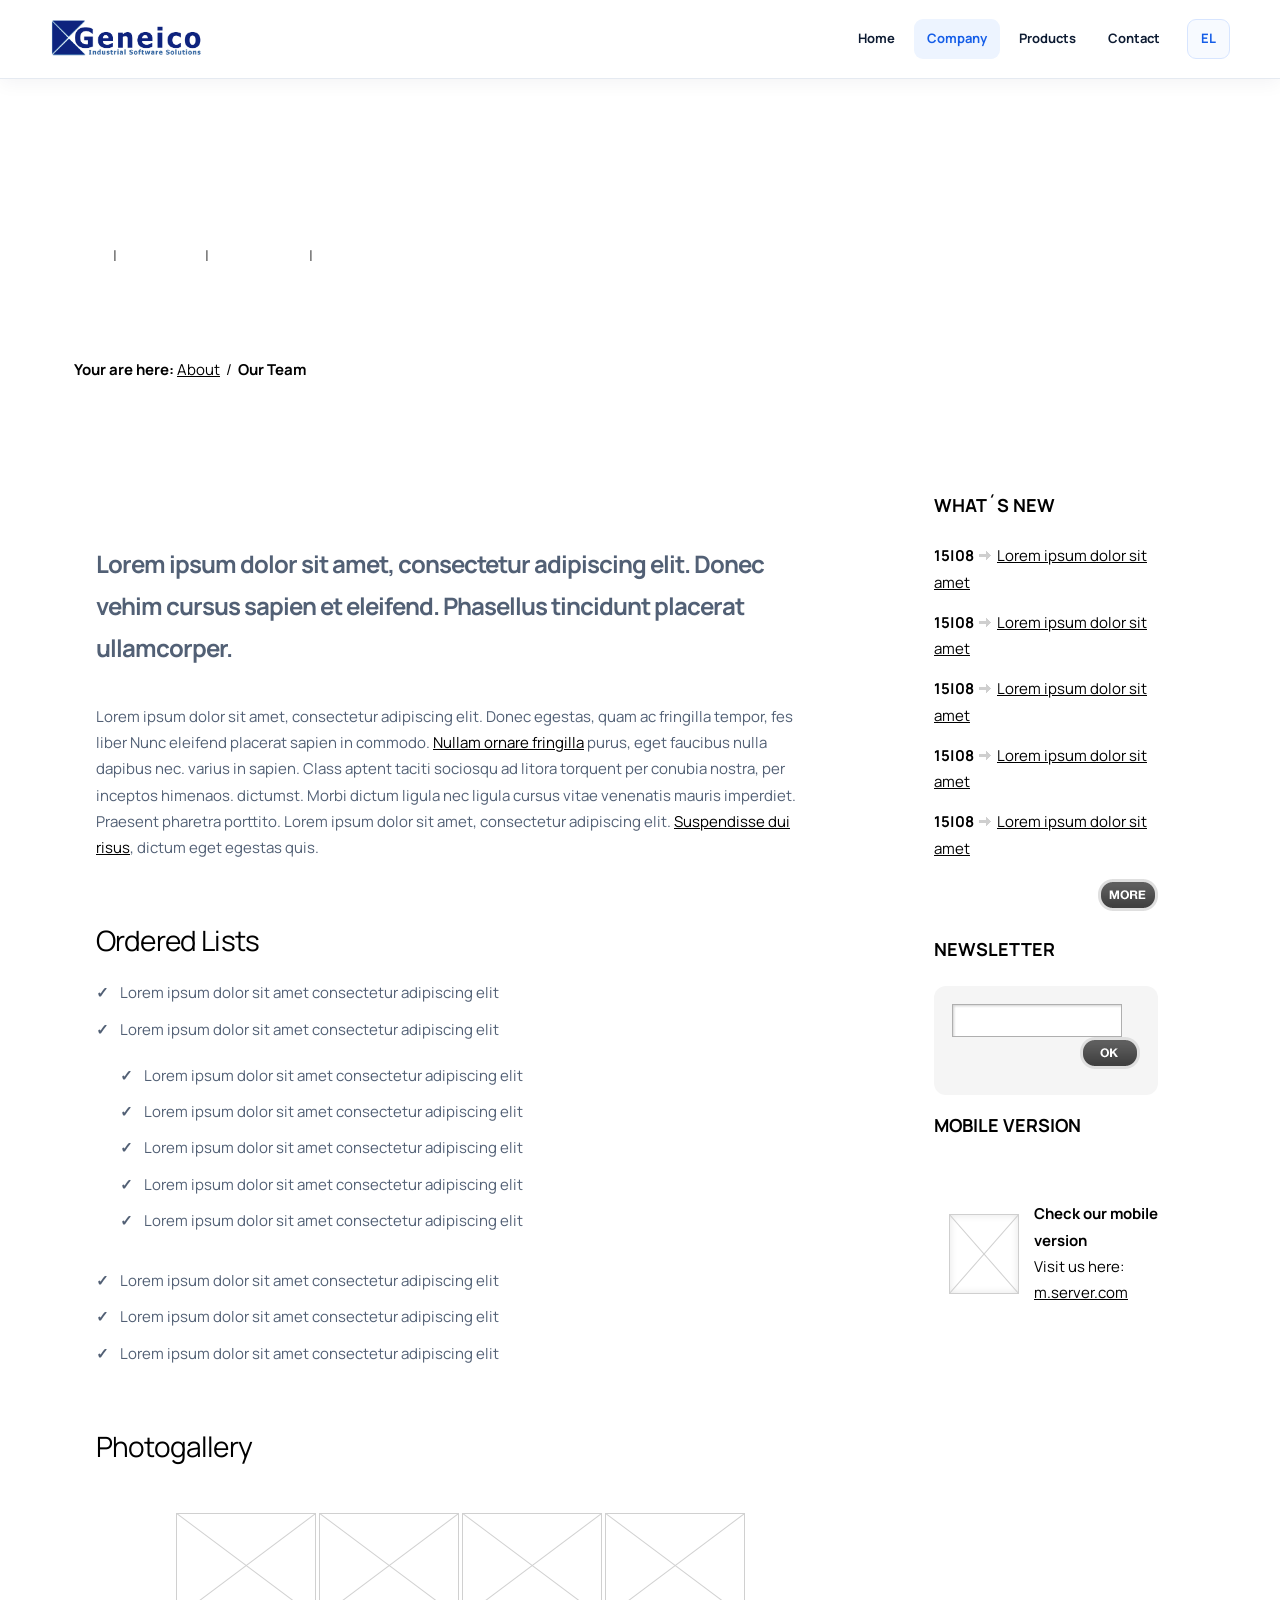
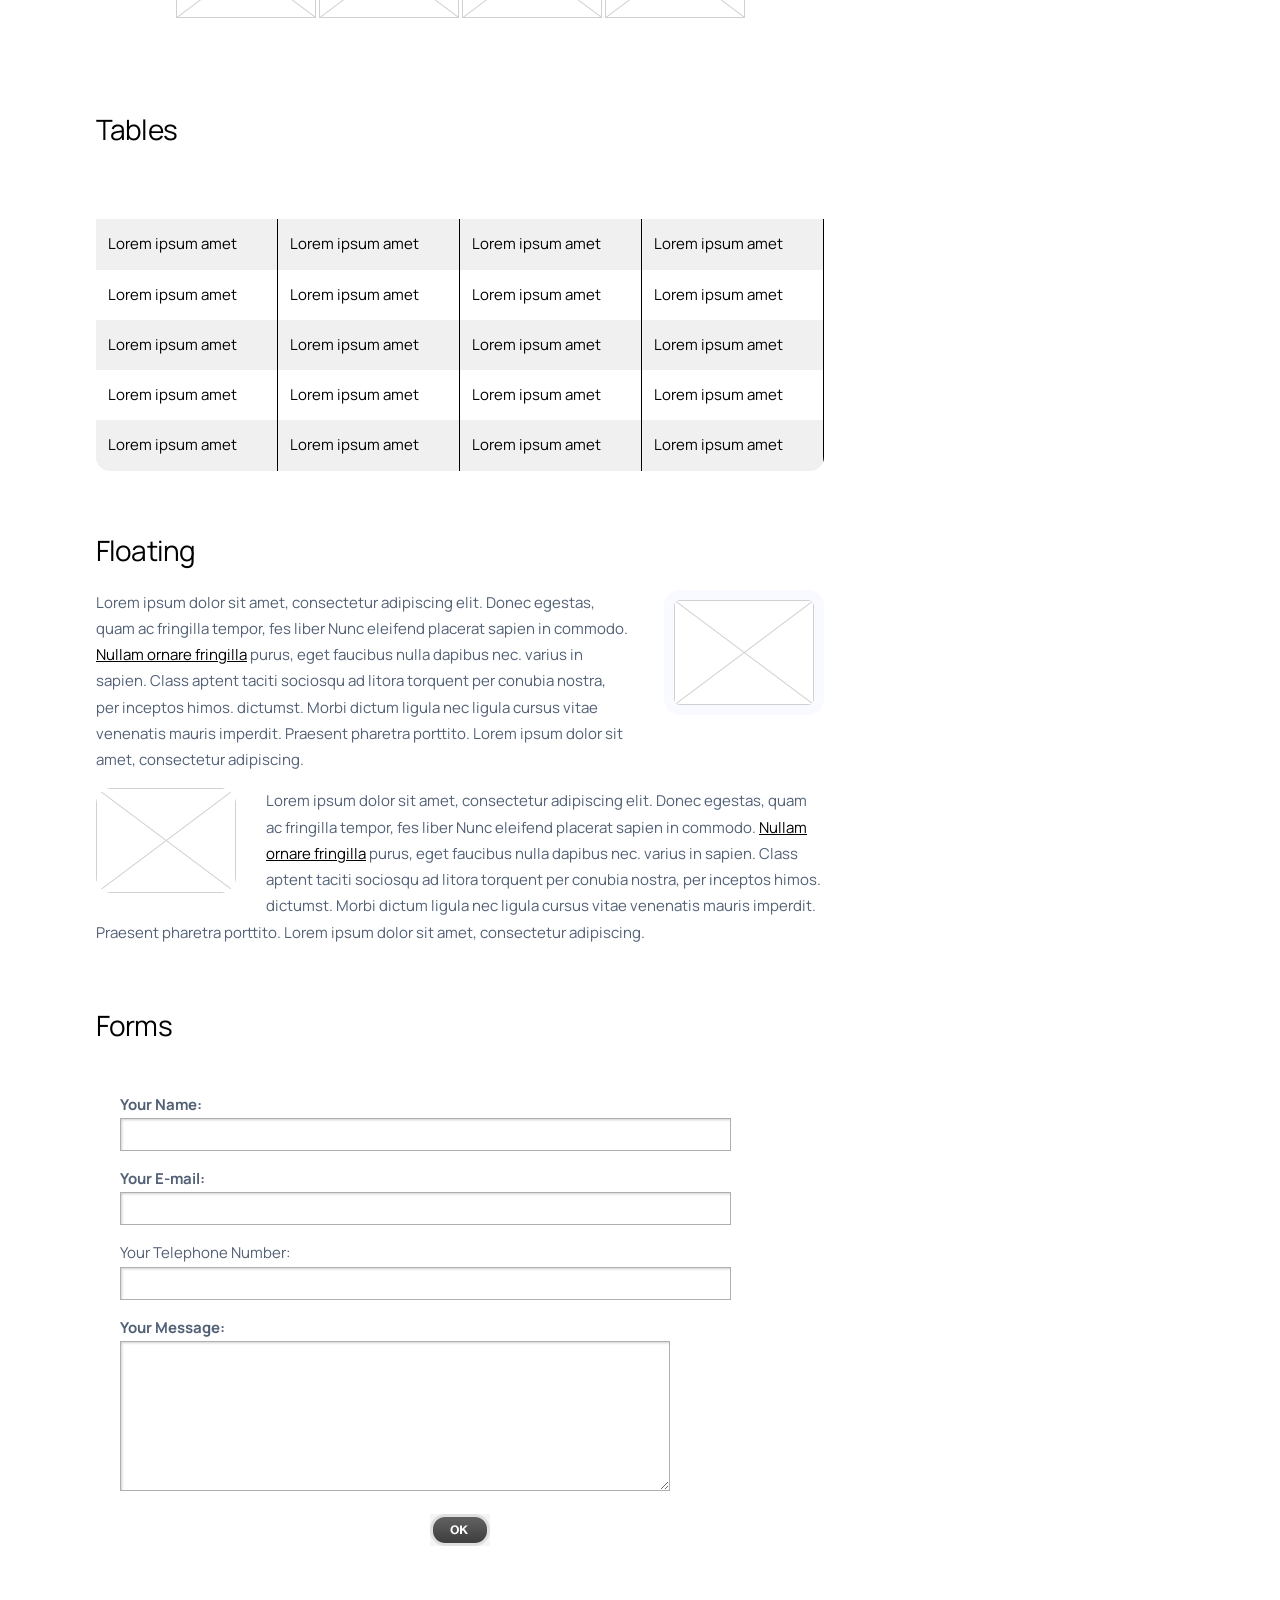
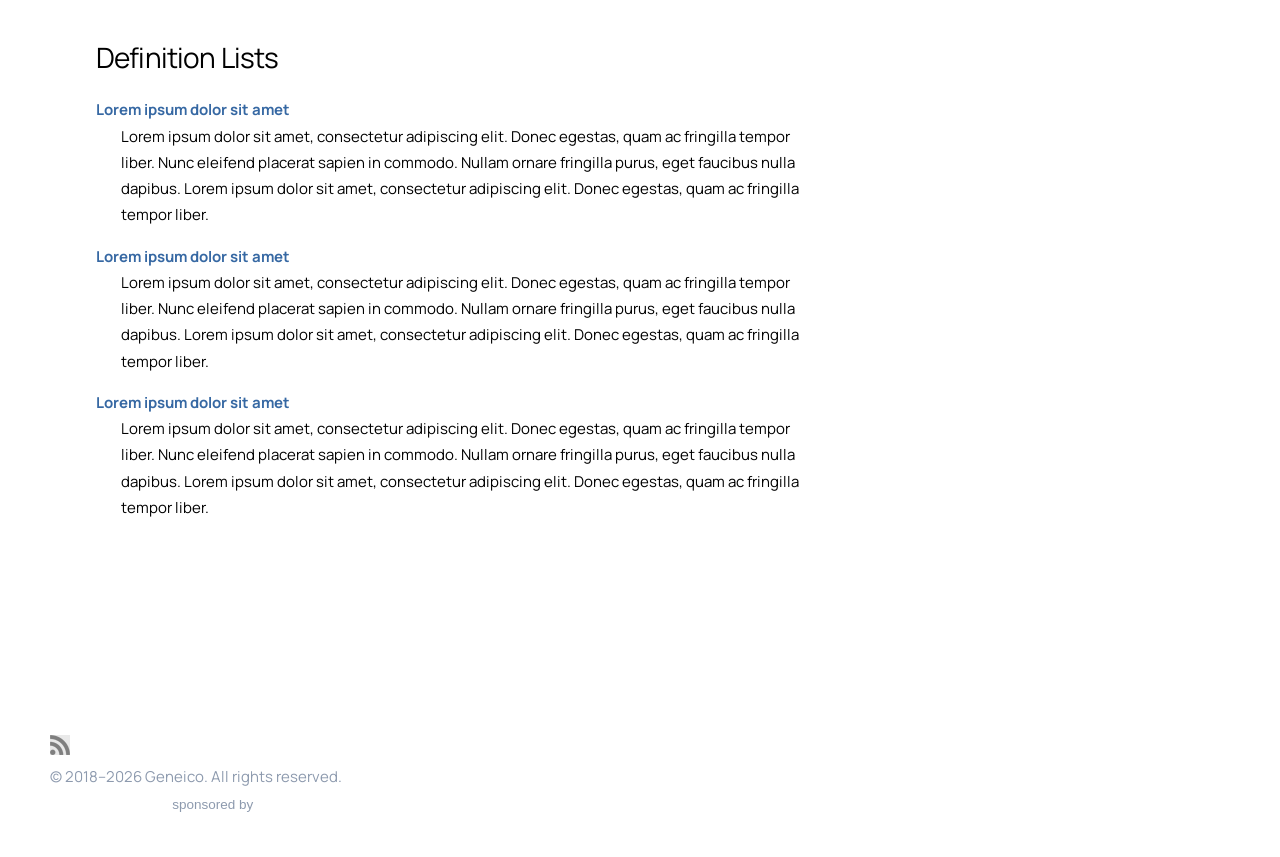
<file: en/subpage.html>
<!DOCTYPE html PUBLIC "-//W3C//DTD XHTML 1.0 Strict//EN" "http://www.w3.org/TR/xhtml1/DTD/xhtml1-strict.dtd">
<html xmlns="http://www.w3.org/1999/xhtml" xml:lang="en" lang="en">
<head>
<title> gr8! | SubPage </title>
<link rel="icon" href="/favicon.ico?v=3" sizes="any">
<meta http-equiv="content-type" content="text/html; charset=utf-8" />
<meta name="viewport" content="width=device-width, initial-scale=1" />
<link rel="stylesheet" media="screen,projection" type="text/css" href="css/reset.css" />
<link rel="stylesheet" media="screen,projection" type="text/css" href="css/main.css" />
<!--[if lte IE 6]><link rel="stylesheet" media="screen,projection" type="text/css" href="css/main-ie6.css" /><![endif]-->
    <link rel="stylesheet" media="screen,projection" type="text/css" href="css/style.css" />
    <link rel="stylesheet" media="screen,projection" type="text/css" href="../css/site-modern.css" />
    <link rel="stylesheet" media="screen,projection" type="text/css" href="../css/shared-header.css" />
<script src="js/jquery-1.3.2.min.js" type="text/javascript" charset="utf-8"></script>
<script src="js/loopedslider.js" type="text/javascript" charset="utf-8"></script>
<script src="../js/site-navigation.js" type="text/javascript" charset="utf-8" defer></script>
</head>
<body>
<div id="main">
  <header class="geneico-header">
    <div class="geneico-header__inner">
      <a class="geneico-brand" href="index.html" aria-label="GENEICO home"><img src="design/box-01.jpg" alt="Geneico — Industrial Software Solutions" /></a>
      <button class="geneico-menu-button" type="button" aria-expanded="false" aria-controls="geneico-navigation" aria-label="Open navigation menu"><span></span><span></span><span></span></button>
      <nav id="geneico-navigation" class="geneico-navigation" aria-label="Main navigation">
        <a class="geneico-navigation__link" href="index.html">Home</a><a class="geneico-navigation__link" href="about.html" aria-current="page">Company</a><a class="geneico-navigation__link" href="products.html">Products</a><a class="geneico-navigation__link" href="about.html#contact">Contact</a><a class="geneico-navigation__language" href="../subpage.html" lang="el" hreflang="el" aria-label="Ελληνική έκδοση">EL</a>
      </nav>
    </div>
  </header>
  <hr class="noscreen" />
  <!-- Title + Subcategories -->
  <div id="title" class="box">
    <h1>Lorem ipsum dolor</h1>
    <p id="subnav"> <a href="#">History</a> <span>|</span> <strong>Our Team</strong> <span>|</span> <a href="#">Our Misson</a> <span>|</span> <a href="#">Join Us</a> </p>
  </div>
  <!-- /title -->
  <!-- Breadcrumbs -->
  <p id="breadcrumbs"><strong>Your are here:</strong> <a href="#">About</a> &nbsp;/&nbsp; <strong>Our Team</strong></p>
  <!-- Columns -->
  <div class="cols-top"></div>
  <div class="cols box">
    <!-- Content -->
    <div class="content">
      <!-- Perex -->
      <div class="perex">
        <p>Lorem ipsum dolor sit amet, consectetur adipiscing elit. Donec vehim cursus sapien et eleifend. Phasellus tincidunt placerat ullamcorper.</p>
      </div>
      <!-- /perex -->
      <p>Lorem ipsum dolor sit amet, consectetur adipiscing elit. Donec egestas, quam ac fringilla tempor, fes liber Nunc eleifend placerat sapien in commodo. <a href="#">Nullam ornare fringilla</a> purus, eget faucibus nulla dapibus nec. varius in sapien. Class aptent taciti sociosqu ad litora torquent per conubia nostra, per inceptos himenaos. dictumst. Morbi dictum ligula nec ligula cursus vitae venenatis mauris imperdiet. Praesent pharetra porttito. Lorem ipsum dolor sit amet, consectetur adipiscing elit. <a href="#">Suspendisse dui risus</a>, dictum eget egestas quis.</p>
      <h2>Ordered Lists</h2>
      <ul>
        <li>Lorem ipsum dolor sit amet consectetur adipiscing elit</li>
        <li>Lorem ipsum dolor sit amet consectetur adipiscing elit
          <ul>
            <li>Lorem ipsum dolor sit amet consectetur adipiscing elit</li>
            <li>Lorem ipsum dolor sit amet consectetur adipiscing elit</li>
            <li>Lorem ipsum dolor sit amet consectetur adipiscing elit</li>
            <li>Lorem ipsum dolor sit amet consectetur adipiscing elit</li>
            <li>Lorem ipsum dolor sit amet consectetur adipiscing elit</li>
          </ul>
        </li>
        <li>Lorem ipsum dolor sit amet consectetur adipiscing elit</li>
        <li>Lorem ipsum dolor sit amet consectetur adipiscing elit</li>
        <li>Lorem ipsum dolor sit amet consectetur adipiscing elit</li>
      </ul>
      <h2>Photogallery</h2>
      <div class="content-box box">
        <p class="nom t-center"> <img src="tmp/140x105.gif" alt="" /> <img src="tmp/140x105.gif" alt="" /> <img src="tmp/140x105.gif" alt="" /> <img src="tmp/140x105.gif" alt="" /> </p>
      </div>
      <!-- /content-box -->
      <h2>Tables</h2>
      <table>
        <tr>
          <th>Lorem ipsum amet</th>
          <th>Lorem ipsum amet</th>
          <th>Lorem ipsum amet</th>
          <th>Lorem ipsum amet</th>
        </tr>
        <tr class="odd">
          <td>Lorem ipsum amet</td>
          <td>Lorem ipsum amet</td>
          <td>Lorem ipsum amet</td>
          <td>Lorem ipsum amet</td>
        </tr>
        <tr>
          <td>Lorem ipsum amet</td>
          <td>Lorem ipsum amet</td>
          <td>Lorem ipsum amet</td>
          <td>Lorem ipsum amet</td>
        </tr>
        <tr class="odd">
          <td>Lorem ipsum amet</td>
          <td>Lorem ipsum amet</td>
          <td>Lorem ipsum amet</td>
          <td>Lorem ipsum amet</td>
        </tr>
        <tr>
          <td>Lorem ipsum amet</td>
          <td>Lorem ipsum amet</td>
          <td>Lorem ipsum amet</td>
          <td>Lorem ipsum amet</td>
        </tr>
        <tr class="odd">
          <td>Lorem ipsum amet</td>
          <td>Lorem ipsum amet</td>
          <td>Lorem ipsum amet</td>
          <td>Lorem ipsum amet</td>
        </tr>
      </table>
      <h2>Floating</h2>
      <p><img src="tmp/140x105.gif" alt="" class="f-right" /> Lorem ipsum dolor sit amet, consectetur adipiscing elit. Donec egestas, quam ac fringilla tempor, fes liber Nunc eleifend placerat sapien in commodo. <a href="#">Nullam ornare fringilla</a> purus, eget faucibus nulla dapibus nec. varius in sapien. Class aptent taciti sociosqu ad litora torquent per conubia nostra, per inceptos himos. dictumst. Morbi dictum ligula nec ligula cursus vitae venenatis mauris imperdit. Praesent pharetra porttito. Lorem ipsum dolor sit amet, consectetur adipiscing.</p>
      <p><img src="tmp/140x105.gif" alt="" class="f-left" /> Lorem ipsum dolor sit amet, consectetur adipiscing elit. Donec egestas, quam ac fringilla tempor, fes liber Nunc eleifend placerat sapien in commodo. <a href="#">Nullam ornare fringilla</a> purus, eget faucibus nulla dapibus nec. varius in sapien. Class aptent taciti sociosqu ad litora torquent per conubia nostra, per inceptos himos. dictumst. Morbi dictum ligula nec ligula cursus vitae venenatis mauris imperdit. Praesent pharetra porttito. Lorem ipsum dolor sit amet, consectetur adipiscing.</p>
      <h2>Forms</h2>
      <form action="#" method="post">
        <div class="content-box box">
          <p class="nomt"><strong>Your Name:</strong><br />
            <input type="text" size="65" class="input" />
          </p>
          <p><strong>Your E-mail:</strong><br />
            <input type="text" size="65" class="input" />
          </p>
          <p>Your Telephone Number:<br />
            <input type="text" size="65" class="input" />
          </p>
          <p><strong>Your Message:</strong><br />
            <textarea cols="95" rows="10" class="input" style="width:550px; height:150px;"></textarea>
          </p>
          <p class="nomb t-center">
            <input type="image" src="design/btn-ok.gif" value="OK" />
          </p>
        </div>
        <!-- /content-box -->
      </form>
      <h2>Definition Lists</h2>
      <dl>
        <dt>Lorem ipsum dolor sit amet</dt>
        <dd>Lorem ipsum dolor sit amet, consectetur adipiscing elit. Donec egestas, quam ac fringilla tempor liber. Nunc eleifend placerat sapien in commodo. Nullam ornare fringilla purus, eget faucibus nulla dapibus. Lorem ipsum dolor sit amet, consectetur adipiscing elit. Donec egestas, quam ac fringilla tempor liber.</dd>
        <dt>Lorem ipsum dolor sit amet</dt>
        <dd>Lorem ipsum dolor sit amet, consectetur adipiscing elit. Donec egestas, quam ac fringilla tempor liber. Nunc eleifend placerat sapien in commodo. Nullam ornare fringilla purus, eget faucibus nulla dapibus. Lorem ipsum dolor sit amet, consectetur adipiscing elit. Donec egestas, quam ac fringilla tempor liber.</dd>
        <dt>Lorem ipsum dolor sit amet</dt>
        <dd>Lorem ipsum dolor sit amet, consectetur adipiscing elit. Donec egestas, quam ac fringilla tempor liber. Nunc eleifend placerat sapien in commodo. Nullam ornare fringilla purus, eget faucibus nulla dapibus. Lorem ipsum dolor sit amet, consectetur adipiscing elit. Donec egestas, quam ac fringilla tempor liber.</dd>
      </dl>
    </div>
    <!-- /content -->
    <!-- Sidebar -->
    <div class="aside">
      <h2>What´s New</h2>
      <ul class="ul-news">
        <li><strong>15|08</strong> <a href="#"> Lorem ipsum dolor sit amet</a></li>
        <li><strong>15|08</strong> <a href="#"> Lorem ipsum dolor sit amet</a></li>
        <li><strong>15|08</strong> <a href="#"> Lorem ipsum dolor sit amet</a></li>
        <li><strong>15|08</strong> <a href="#"> Lorem ipsum dolor sit amet</a></li>
        <li><strong>15|08</strong> <a href="#"> Lorem ipsum dolor sit amet</a></li>
      </ul>
      <p class="t-right"><a href="#"><img src="design/btn-more.gif" alt="" /></a></p>
      <h2>Newsletter</h2>
      <div class="aside-box box">
        <form action="#" method="get">
          <div class="f-left">
            <input type="text" size="30" name="" class="input" style="width:170px;" />
          </div>
          <div class="f-right">
            <input type="image" src="design/btn-ok.gif" value="OK" />
          </div>
        </form>
      </div>
      <!-- /aside-box -->
      <h2>Mobile version</h2>
      <div style="padding:25px 0 25px 100px; background:url(tmp/70x80.gif) 15px 50% no-repeat;" class="box">
        <p><strong>Check our mobile version</strong><br />
          Visit us here: <a href="#">m.server.com</a></p>
      </div>
    </div>
    <!-- /aside -->
  </div>
  <!-- /cols -->
  <div class="cols-bottom"></div>
  <hr class="noscreen" />
  <!-- Footer -->
  <div id="footer" class="box">
    <p class="f-right"><a href="#" class="footer-rss">RSS Feed</a></p>
    <p class="f-left">© 2018–2026 Geneico. All rights reserved.<br />
      <!-- PLEASE DON´T REMOVE THIS LINE (OR VISIT http://nuviotemplates.com/terms.php) -->
      <span class="smaller"><a href="http://www.nuviotemplates.com/">Free web templates</a> sponsored by <a href="http://www.adminizio.com/">Admin Templates</a></span>
      <!-- PLEASE DON´T REMOVE THIS LINE (OR VISIT http://nuviotemplates.com/terms.php) -->
    </p>
  </div>
  <!-- /footer -->
</div>
<!-- /main -->
</body>
</html>
</file>
<file: css/design-tokens.css>
:root {
  --page-max-width: 1180px;
  --page-gutter: 24px;

  --color-primary-navy: #071a3a;
  --color-primary-blue: #145de8;
  --color-accent-blue: #49c7ff;
  --color-text: #0d1b32;
  --color-text-muted: #64748b;
  --color-page-background: #f4f7fb;
  --color-surface: #fff;
  --color-border: #e5eaf1;

  --shadow-subtle: 0 8px 25px rgba(7, 26, 58, 0.06);
  --shadow-strong: 0 20px 60px rgba(7, 26, 58, 0.1);

  --radius-small: 10px;
  --radius-medium: 16px;
  --radius-large: 24px;

  --space-section: clamp(72px, 8vw, 100px);
  --space-card: clamp(30px, 4vw, 46px);

  --font-size-page-heading: clamp(40px, 6vw, 64px);
  --font-size-section-heading: clamp(28px, 3.4vw, 42px);
  --font-size-body: 15px;
  --font-size-supporting: 13px;

  /* Compatibility aliases for existing page components. */
  --navy: var(--color-primary-navy);
  --blue: var(--color-primary-blue);
  --cyan: var(--color-accent-blue);
  --ink: var(--color-text);
  --muted: var(--color-text-muted);
  --soft: var(--color-page-background);
  --white: var(--color-surface);
  --line: var(--color-border);
  --shadow: var(--shadow-strong);
}

.page-shell,
.shell {
  width: min(var(--page-max-width), calc(100% - (var(--page-gutter) * 2)));
  margin-right: auto;
  margin-left: auto;
}

.site-footer {
  width: 100%;
  margin: 0;
  padding: 40px 0;
  color: #8d9aae;
  background: var(--color-primary-navy);
}

.site-footer__inner {
  display: flex;
  align-items: center;
  justify-content: flex-end;
  min-height: 25px;
}

.site-footer p {
  float: none;
  margin: 0;
  color: #8d9aae;
  font-size: 12px;
  line-height: 1.65;
}

@media (max-width: 600px) {
  :root {
    --page-gutter: 15px;
  }

  .site-footer__inner {
    justify-content: flex-start;
  }
}
</file>
<file: css/home-modern.css>
*{box-sizing:border-box}html{scroll-behavior:smooth}body{margin:0;color:var(--ink);font-family:Manrope,Arial,sans-serif;line-height:1.65}a{color:inherit;text-decoration:none}.shell{width:min(1180px,calc(100% - 48px));margin:auto}
.hero{position:relative;overflow:hidden;background:linear-gradient(135deg,#f8fbff,#edf5ff 55%,#f8fcff)}.hero:before{content:"";position:absolute;width:500px;height:500px;right:-150px;top:-250px;border-radius:50%;background:#49c7ff2e}.hero-grid{min-height:680px;display:grid;grid-template-columns:1.08fr .92fr;align-items:center;gap:70px;padding:70px 0}.eyebrow{margin:0 0 18px;color:var(--blue);font-size:12px;font-weight:800;letter-spacing:.18em;text-transform:uppercase}.hero h1{margin:0;font-size:clamp(44px,5.2vw,72px);line-height:1.08;letter-spacing:-.055em}.hero h1 span{color:var(--blue)}.hero-text{max-width:620px;margin:28px 0;color:var(--muted);font-size:18px}.hero-actions{display:flex;flex-wrap:wrap;gap:12px}.button{display:inline-flex;align-items:center;justify-content:center;gap:16px;padding:15px 22px;border-radius:12px;font-size:14px;font-weight:800;transition:.25s}.button:hover{transform:translateY(-2px)}.primary{color:#fff;background:var(--blue);box-shadow:0 12px 30px #145de840}.secondary{background:#fff;border:1px solid var(--line)}.hero-stats{display:flex;gap:50px;margin-top:50px}.hero-stats div{display:flex;flex-direction:column}.hero-stats strong{font-size:24px}.hero-stats span{color:var(--muted);font-size:12px}
.solutions{padding-top:110px;padding-bottom:110px}.section-heading{display:flex;align-items:flex-end;justify-content:space-between;gap:30px;margin-bottom:45px}.section-heading h2{margin:0;font-size:clamp(32px,4vw,48px);line-height:1.16;letter-spacing:-.04em}.section-heading>p{max-width:430px;margin:0;color:var(--muted)}.card-grid{display:grid;grid-template-columns:repeat(3,1fr);gap:22px}.solution-card{min-height:360px;padding:34px;background:var(--soft);border:1px solid transparent;border-radius:24px;transition:.3s}.solution-card:hover{transform:translateY(-6px);border-color:#dbe7fb;box-shadow:var(--shadow)}.solution-card.featured{color:#fff;background:linear-gradient(145deg,var(--navy),#123975)}.card-icon{display:grid;place-items:center;width:52px;height:52px;margin-bottom:44px;color:var(--blue);background:#fff;border-radius:15px;font-weight:800}.solution-card h3{margin:0 0 15px;font-size:23px}.solution-card p{min-height:104px;margin:0 0 25px;color:var(--muted);font-size:14px}.featured p{color:#bdcae1}.solution-card a{color:var(--blue);font-size:13px;font-weight:800}.featured a{color:var(--cyan)}.video-card{padding:16px 16px 30px}.video-wrap{position:relative;padding-top:56.25%;overflow:hidden;border-radius:16px}.video-wrap iframe{position:absolute;inset:0;width:100%;height:100%;border:0}.video-card h3,.video-card>a{margin-left:16px}.video-card h3{margin-top:20px}
.products-section{padding:100px 0 75px;background:var(--soft)}.text-link{color:var(--blue);font-size:14px;font-weight:800}.cta{margin-top:75px;margin-bottom:75px;padding:58px 64px;display:flex;align-items:center;justify-content:space-between;gap:40px;color:#fff;background:linear-gradient(135deg,var(--blue),#063180);border-radius:28px}.cta .eyebrow{color:#aee8ff}.cta h2{max-width:680px;margin:0;font-size:clamp(30px,4vw,46px);line-height:1.2}.light{flex:none;color:var(--navy);background:#fff}footer{padding:42px 0;color:#8d9aae;background:var(--navy)}.footer-inner{display:flex;align-items:center;justify-content:flex-end}.footer-inner p{margin:0;font-size:12px}
.product-carousel{min-width:0}.carousel-viewport{width:100%;overflow-x:auto;overflow-y:hidden;scroll-snap-type:x mandatory;scrollbar-width:none;overscroll-behavior-x:contain;touch-action:pan-x pan-y;cursor:grab}.carousel-viewport::-webkit-scrollbar{display:none}.carousel-viewport:focus-visible{outline:3px solid #145de866;outline-offset:5px;border-radius:18px}.carousel-viewport.is-dragging{cursor:grabbing;scroll-snap-type:none;user-select:none}.carousel-track{display:flex;gap:16px;min-width:100%}.product-card{flex:0 0 calc((100% - 64px)/5);min-width:0;overflow:hidden;background:#fff;border-radius:18px;box-shadow:0 8px 25px #071a3a0f;scroll-snap-align:start;transition:.25s}.product-card:hover{transform:translateY(-5px)}.product-card:focus-visible{outline:3px solid var(--blue);outline-offset:-3px}.product-card img{display:block;width:100%;aspect-ratio:1.25;object-fit:cover;pointer-events:none}.product-card span{display:block;padding:17px 16px;font-size:12px;font-weight:700}.carousel-controls{display:flex;align-items:center;justify-content:center;gap:18px;margin-top:28px}.carousel-arrow{display:grid;place-items:center;flex:none;width:44px;height:44px;padding:0;color:var(--navy);background:#fff;border:1px solid var(--line);border-radius:50%;box-shadow:0 6px 18px #071a3a12;font:inherit;font-size:19px;cursor:pointer;transition:.2s}.carousel-arrow:hover:not(:disabled),.carousel-arrow:focus-visible{color:#fff;background:var(--blue);border-color:var(--blue)}.carousel-arrow:disabled{opacity:.35;cursor:not-allowed}.carousel-pagination{display:flex;align-items:center;justify-content:center;flex-wrap:wrap;gap:8px}.carousel-dot{width:9px;height:9px;padding:0;background:#b8c5d8;border:0;border-radius:999px;cursor:pointer;transition:width .2s,background-color .2s}.carousel-dot[aria-current="true"]{width:26px;background:var(--blue)}.carousel-dot:focus-visible{outline:2px solid var(--blue);outline-offset:3px}
@media(max-width:1100px){.product-card{flex-basis:calc((100% - 32px)/3)}}
@media(max-width:900px){.hero-grid{grid-template-columns:1fr;min-height:auto}.card-grid{grid-template-columns:1fr 1fr}.video-card{grid-column:1/-1}.product-card{flex-basis:calc((100% - 16px)/2)}.cta,.section-heading{align-items:flex-start;flex-direction:column}.cta{padding:48px}}
@media(max-width:600px){.shell{width:calc(100% - 30px)}.hero-grid{gap:35px;padding:60px 0 55px}.hero h1{font-size:42px}.hero-text{font-size:16px}.hero-actions{flex-direction:column}.button{width:100%}.hero-stats{gap:30px}.solutions{padding:75px 0}.products-section{padding:75px 0 55px}.card-grid{grid-template-columns:1fr}.video-card{grid-column:auto}.solution-card{min-height:auto}.solution-card p{min-height:auto}.product-card{flex-basis:100%}.carousel-controls{gap:12px}.cta{margin:52px auto;padding:38px 28px}.footer-inner{align-items:flex-start;justify-content:flex-start}}

body{font-size:var(--font-size-body)}
.shell{width:min(var(--page-max-width),calc(100% - (var(--page-gutter) * 2)))}
.section-heading h2{font-size:var(--font-size-section-heading)}
@media(min-width:601px){.solutions{padding-top:var(--space-section);padding-bottom:var(--space-section)}}
@media(prefers-reduced-motion:reduce){*{scroll-behavior:auto!important;transition:none!important}}

/* Homepage Phase 2 hero */
.hero{
  isolation:isolate;
  color:#fff;
  background:var(--navy);
  box-shadow:0 12px 28px rgba(7,26,58,.08);
}
.hero:before{display:none}
.hero-media{
  position:absolute;
  z-index:0;
  inset:0 0 0 32%;
  overflow:hidden;
  pointer-events:none;
}
.hero-video{
  display:block;
  width:100%;
  height:100%;
  object-fit:cover;
  object-position:center;
  filter:saturate(.82) contrast(1.05);
}
.hero-glow{
  position:absolute;
  z-index:1;
  inset:0;
  background:linear-gradient(90deg,rgba(7,26,58,.99) 0%,rgba(7,26,58,.96) 38%,rgba(7,26,58,.74) 63%,rgba(7,26,58,.46) 100%);
  pointer-events:none;
}
.hero-grid{
  position:relative;
  z-index:2;
  display:flex;
  align-items:flex-start;
  min-height:640px;
  padding:88px 0 72px;
}
.hero-copy{
  width:min(680px,66%);
  animation:hero-copy-fade 3s ease-out .1s both;
}
.hero .eyebrow{color:var(--cyan)}
.hero h1{color:#fff;text-shadow:0 2px 24px rgba(0,0,0,.16)}
.hero h1 span{color:var(--cyan)}
.hero .hero-text{color:#d4dfef}
.hero .secondary{color:#fff;background:rgba(255,255,255,.1);border-color:rgba(255,255,255,.3);backdrop-filter:blur(8px)}
.hero .secondary:hover{background:rgba(255,255,255,.16);border-color:rgba(255,255,255,.5)}
.hero-stats strong{color:#fff}
.hero .hero-stats span{color:#b9c8dc}
@keyframes hero-copy-fade{
  from{opacity:0}
  to{opacity:1}
}

.card-product-image{
  display:flex;
  align-items:center;
  justify-content:center;
  width:220px;
  max-width:100%;
  height:128px;
  margin-bottom:28px;
  padding:8px 10px;
  overflow:hidden;
  background:linear-gradient(145deg,rgba(255,255,255,.96),rgba(244,247,251,.9));
  border:1px solid rgba(20,93,232,.12);
  border-radius:18px;
  box-shadow:var(--shadow-subtle);
}
.card-product-image img{
  display:block;
  width:auto;
  height:auto;
  max-width:200px;
  max-height:111px;
  object-fit:contain;
}
.featured .card-product-image{border-color:rgba(255,255,255,.2);box-shadow:0 10px 28px rgba(0,0,0,.16)}
.hero + .solutions{
  position:relative;
  padding-top:calc(var(--space-section) + 14px);
}

@media(max-width:900px){
  .hero-media{inset:0}
  .hero-video{object-position:60% center}
  .hero-glow{background:linear-gradient(90deg,rgba(7,26,58,.96),rgba(7,26,58,.74))}
  .hero-grid{min-height:580px;padding:82px 0 74px}
  .hero-copy{width:min(680px,100%)}
  .hero + .solutions{padding-top:100px}
}
@media(max-width:600px){
  .hero-video{object-position:64% center}
  .hero-glow{background:rgba(7,26,58,.84)}
  .hero-grid{min-height:auto;padding:58px 0 62px}
  .hero-stats{margin-top:42px}
  .hero + .solutions{padding-top:86px}
  .card-product-image{width:210px;height:122px;margin-bottom:26px}
}
@media(prefers-reduced-motion:reduce){
  .hero-copy{animation:none}
  .hero-video{animation:none}
}
</file>
<file: css/shared-header.css>
.geneico-header {
  position: sticky;
  top: 0;
  z-index: 1000;
  width: 100%;
  color: var(--color-text, #0d1b32);
  background: rgba(255, 255, 255, 0.96);
  border-bottom: 1px solid var(--color-border, #e5eaf1);
  box-shadow: 0 4px 18px rgba(7, 26, 58, 0.05);
  backdrop-filter: blur(14px);
}

.geneico-header,
.geneico-header * {
  box-sizing: border-box;
}

.geneico-header__inner {
  display: flex;
  align-items: center;
  justify-content: space-between;
  gap: 32px;
  width: min(var(--page-max-width, 1180px), calc(100% - (var(--page-gutter, 24px) * 2)));
  min-height: 78px;
  margin: 0 auto;
}

.geneico-brand {
  display: inline-flex;
  flex: none;
  text-decoration: none;
}

.geneico-brand img {
  display: block;
  width: auto;
  height: auto;
  max-width: 230px;
  max-height: 52px;
  object-fit: contain;
}

.geneico-navigation {
  display: flex;
  align-items: center;
  gap: 6px;
  margin-left: auto;
}

.geneico-navigation__link,
.geneico-navigation__language {
  display: inline-flex;
  align-items: center;
  justify-content: center;
  min-height: 40px;
  padding: 9px 13px;
  color: var(--color-text, #0d1b32);
  border-radius: 9px;
  font-size: var(--font-size-supporting, 13px);
  font-weight: 700;
  line-height: 1.2;
  text-decoration: none;
  transition: color 0.2s ease, background-color 0.2s ease;
}

.geneico-navigation__link:hover,
.geneico-navigation__link:focus-visible,
.geneico-navigation__link[aria-current="page"] {
  color: var(--color-primary-blue, #145de8);
  background: #edf4ff;
}

.geneico-navigation__language {
  min-width: 42px;
  margin-left: 8px;
  color: var(--color-primary-blue, #145de8);
  border: 1px solid #d7e5ff;
  background: #f7faff;
}

.geneico-navigation__language:hover,
.geneico-navigation__language:focus-visible {
  color: #fff;
  background: var(--color-primary-blue, #145de8);
  border-color: var(--color-primary-blue, #145de8);
}

.geneico-menu-button {
  display: none;
  width: 44px;
  height: 44px;
  margin: 0;
  padding: 9px;
  color: var(--color-primary-navy, #071a3a);
  background: transparent;
  border: 1px solid #dce3ed;
  border-radius: 9px;
  cursor: pointer;
}

.geneico-menu-button span {
  display: block;
  width: 22px;
  height: 2px;
  margin: 4px auto;
  background: currentColor;
  transition: transform 0.2s ease, opacity 0.2s ease;
}

.geneico-menu-button[aria-expanded="true"] span:nth-child(1) {
  transform: translateY(6px) rotate(45deg);
}

.geneico-menu-button[aria-expanded="true"] span:nth-child(2) {
  opacity: 0;
}

.geneico-menu-button[aria-expanded="true"] span:nth-child(3) {
  transform: translateY(-6px) rotate(-45deg);
}

@media (max-width: 800px) {
  .geneico-header__inner {
    position: relative;
    min-height: 72px;
  }

  .geneico-menu-button {
    display: block;
    flex: none;
  }

  .geneico-navigation {
    position: absolute;
    top: 100%;
    right: 0;
    left: 0;
    display: none;
    align-items: stretch;
    flex-direction: column;
    gap: 3px;
    max-height: calc(100vh - 88px);
    margin: 0;
    padding: 12px;
    overflow-y: auto;
    background: var(--color-surface, #fff);
    border: 1px solid var(--color-border, #e5eaf1);
    border-top: 0;
    border-radius: 0 0 12px 12px;
    box-shadow: 0 16px 35px rgba(7, 26, 58, 0.12);
  }

  .geneico-navigation.is-open {
    display: flex;
  }

  .geneico-navigation__link,
  .geneico-navigation__language {
    justify-content: flex-start;
    width: 100%;
    min-height: 44px;
    margin: 0;
    padding: 11px 13px;
  }
}

@media (max-width: 480px) {
  .geneico-header__inner {
    width: calc(100% - (var(--page-gutter, 15px) * 2));
  }

  .geneico-brand img {
    max-width: 180px;
    max-height: 46px;
  }
}

@media (prefers-reduced-motion: reduce) {
  .geneico-header * {
    transition: none;
  }
}
</file>
<file: css/main.css>
body {padding:35px 0; background:url("../design/bg.gif") 0 0 repeat-x; font:0.75em/1.6 "arial", sans-serif;}
h1, h2, h3, h4, h5, h6, address, blockquote, dl, fieldset, ol, p, table, ul {margin:15px 0;}

/* ----------------------------------------------------------------------------------------------------------
Layout
---------------------------------------------------------------------------------------------------------- */

#main {width:955px; margin:0 auto;}

#header {position:relative; height:60px; overflow:hidden;}
    #header #logo {position:absolute; right:25px; top:0;}
    #header #logo p {position:relative; width:179px; height:35px; overflow:hidden; margin:0; padding:0;}
    #header #logo p span {display:block; position:absolute; top:0; left:0; z-index:1; width:100%; height:100%; margin:0; padding:0; 0 0 no-repeat; cursor:pointer;}
    #header #nav {position:absolute; left:25px; top:0; margin:0; padding:0; list-style-type:none; font-size:90%; font-weight:bold; text-transform:uppercase;}
    #header #nav li {display:inline; margin:0; padding:0;}
    #header #nav a {float:left; height:26px; margin-right:5px !important; padding-left:11px; background:url("../design/nav-l.gif") 0 0 no-repeat; text-decoration:none; cursor:pointer; overflow:hidden;}
    #header #nav a span {float:left; display:block; padding:5px 15px 5px 4px; background:url("../design/nav-r.gif") 100% 0 no-repeat;}
    #header #nav a:hover {background-position:0 -52px;}
    #header #nav a:hover span {background-position:100% -52px;}
    #header #nav li.active a {background-position:0 -26px;}
    #header #nav li.active a span {background-position:100% -26px;}

#footer {clear:both; padding:18px 25px 0 25px;}
    #footer p {margin:0;}
    #footer p.f-right .footer-rss {padding:5px 0 5px 27px; background:url("../design/footer-rss.gif") 0 0 no-repeat; font-weight:bold;}
    
/* ----------------------------------------------------------------------------------------------------------
Page: Homepage
---------------------------------------------------------------------------------------------------------- */

.box-01 {position:relative; width:955px; height:326px; margin-bottom:18px; background:url("../design/box-01.jpg") 0 0 no-repeat; overflow:hidden;}
    .box-01 #button {position:absolute; top:221px; left:143px; margin:0;}
    .box-01 #ribbon {position:absolute; top:0; right:0; width:96px; height:96px; background:url("../design/box-01-ribbon.gif") 0 0 no-repeat; font-size:0; overflow:hidden;}
    .box-01 #twitter {position:absolute; top:272px; left:750px; height:30px; padding-top:33px; padding-left:65px; background:url("../design/box-01-twitter.gif") 0 0 no-repeat;}
    .box-01 #news {position:absolute; top:305px; right:255px;}
    .box-01 #news strong {margin-right:5px;}
    .box-01 #slogan {position:absolute; right:5px; top:95px;}
    .box-01 #slogan h1 {position:relative; width:605px; height:110px; overflow:hidden; margin:0; padding:0; font-size:300%;}
    .box-01 #slogan h1 span {display:block; position:absolute; top:0; left:0; z-index:1; width:100%; height:100%; margin:0; padding:0; background:url("../design/slogan.gif") 0 0 no-repeat;}

.box-02 {width:930px; padding:19px 0 0 25px; background:url("../design/box-02.gif") 0 0 repeat-y;}
    .box-02-top {width:955px; height:6px; background:url("../design/box-02-top.gif") 0 0 no-repeat; font-size:0; line-height:0;}
    .box-02-bottom {width:955px; height:8px; margin-bottom:18px; background:url("../design/box-02-bottom.gif") 0 0 no-repeat; font-size:0; line-height:0;}

    .box-02 .col {position:relative; float:left; width:300px; padding-bottom:17px; margin-bottom:-6px; z-index:100; background-position:100% 100%; background-repeat:no-repeat;}
    .box-02 .col.left {background-image:url("../design/image-01.jpg");}
    .box-02 .col.center {background-image:url("../design/image-02.jpg");}
    .box-02 .col .in {min-height:180px; height:auto;}
    .box-02 .col h2 {margin:0; font-size:100%; font-weight:bold; text-transform:uppercase;}
    .box-02 .col p {margin:15px 0;}
    .box-02 .col.left h2, .box-02 .col.left p, .box-02 .col.left ul {padding-right:20px;}
    .box-02 .col.center h2, .box-02 .col.center p, .box-02 .col.center ul {padding:0 20px;}
    .box-02 .col.right h2, .box-02 .col.right p, .box-02 .col.right ul {padding-left:20px;}

.box-03-top {width:955px; height:6px; background:url("../design/box-03-top.gif") 0 0 no-repeat; font-size:0; line-height:0;}
    .box-03-bottom {width:955px; height:8px; margin-bottom:18px; background:url("../design/box-03-bottom.gif") 0 0 no-repeat; font-size:0; line-height:0;}
    .box-03 {padding:19px 27px 17px 25px; background:url("../design/box-03.gif") 0 0 repeat-y;}
    .box-03 #loopedSlider {position:relative;}
    .box-03 #loopedSlider .container {width:800px; height:135px; margin-left:49px; overflow:hidden; position:relative;}
    .box-03 #loopedSlider .slides {position:absolute; top:0; left:0;}
    .box-03 #loopedSlider .slides div {display:none; position:absolute; top:0; width:800px;}
    .box-03 #loopedSlider ul.pagination {list-style-type:none; margin:0; padding:0; margin:0; width:75px;}
    .box-03 #loopedSlider ul.pagination li {float:left; margin:0 3px;}
    .box-03 #loopedSlider ul.pagination a {display:block; width:8px; height:8px; overflow:hidden; background-image:url("../design/pagination.gif"); background-position:0 0; background-repeat:no-repeat;}
    .box-03 #loopedSlider ul.pagination a span {display:none;}
    .box-03 #loopedSlider ul.pagination li.active a {background-position:0 -8px;}
    .box-03 #loopedSlider ul.list {margin:0;}
    .box-03 #loopedSlider ul.list li {display:block; float:left; width:140px; margin:0 10px;}
    .box-03 #loopedSlider ul.list li img {display:block;}
    .box-03 #loopedSlider .previous {position:absolute; top:45px; left:0;}
    .box-03 #loopedSlider .next {position:absolute; top:45px; right:0;}
    .box-03 #loopedSlider .pagination {position:absolute; bottom:0; left:425px;}

.box-04 {position:relative; width:905px; height:38px; padding:22px 25px; background:url("../design/box-04.gif") 0 0 no-repeat; overflow:hidden;}
    .box-04 .box-04-title {float:left; display:block;}
    .box-04 .box-04-title h3 {float:left; margin:0; padding-left:8px; height:36px; overflow:hidden; background:url("../design/box-04-title-l.gif") 0 0 no-repeat; font-weight:bold; text-transform:uppercase; font-size:100%;}
    .box-04 .box-04-title h3 span {float:left; display:block; padding:9px 15px 9px 7px; background:url("../design/box-04-title-r.gif") 100% 0 no-repeat;}
    .box-04 .box-04-links {float:left; margin:0; padding:8px 0 0 20px;}
    .box-04 .box-04-links span {margin:0 10px;}

/* ----------------------------------------------------------------------------------------------------------
Page: Subpage
---------------------------------------------------------------------------------------------------------- */

#title {position:relative; width:955px; height:122px; background:url("../design/title.jpg") 0 0 no-repeat; overflow:hidden;}
#title h1 {margin:0; padding:10px 25px 0 25px; font-size:340%; font-weight:bold; letter-spacing:-1px;}
#title #subnav {position:absolute; left:25px; bottom:13px; margin:0;}
#title #subnav a {font-weight:bold;}
#title #subnav span {margin:0 7px;}

#breadcrumbs {margin:0; padding:13px 25px;}

.cols-top {width:955px; height:6px; background:url("../design/cols-top.gif") 0 0 no-repeat; font-size:0; line-height:0;}
.cols-bottom {width:955px; height:8px; background:url("../design/cols-bottom.gif") 0 0 no-repeat; font-size:0; line-height:0;}
.cols {background:url("../design/cols.gif") 0 0 repeat-y;}

.content {float:left; width:595px; padding:0 25px 10px 25px;}
.content ul {margin:15px 25px;}
.content ul ul {margin:0 0 0 25px;}
.content ul li {padding-left:13px; background:url("../design/ul.gif") 0 6px no-repeat;}
.content ul ul li {padding-left:13px; background:url("../design/ul-ul.gif") 0 6px no-repeat;}
.content table {margin:15px 0; border-collapse:collapse;}
.content table th, .content table td {padding:7px 10px;}
.content table th {text-align:center; background:url("../design/table-th.gif") 0 100% repeat-x;}
.content dt {font-weight:bold;}
.content dd {margin-left:25px; margin-bottom:15px;}
.content h1, .content h2 {font-size:200%;}
.content h3 {font-size:160%;}
.content h4 {font-size:120%;}
.content h5, h6 {font-size:100%;}
.content .content-box {margin:15px 0; margin-left:-25px; margin-right:-25px; padding:25px;}
.content .perex {margin:0 -25px 25px -25px; padding:19px 25px 25px 25px; font-size:160%; font-weight:bold; letter-spacing:-1px;}
.content .perex p {margin:0;}

.aside {float:left; width:262px; padding:25px 22px 25px 21px;}
.aside h2 {margin:0; font-size:100%; font-weight:bold; text-transform:uppercase;}
.aside .aside-box {margin:10px 0 20px 0; margin-left:-20px; margin-right:-22px; padding:20px;}

/* ----------------------------------------------------------------------------------------------------------
Porlet: News
---------------------------------------------------------------------------------------------------------- */

ul.ul-news {list-style:none;}
ul.ul-news li {padding:2px 0;}
ul.ul-news li strong {margin-right:3px; padding-right:17px; background:url("../design/ico-arrow.gif") 100% 50% no-repeat;}

/* ----------------------------------------------------------------------------------------------------------
Others
---------------------------------------------------------------------------------------------------------- */

img.f-right {margin-left:15px;}
img.f-left {margin-right:15px;}
.input {padding:7px; background:url("../design/input.gif") 0 0 no-repeat; font:100%/1 "arial",sans-serif;}
.smaller {font:90%/1.8 "tahoma",sans-serif;}
</file>
<file: css/main-ie6.css>
body {text-align:center;}
.box {height:1%;}

/* ----------------------------------------------------------------------------------------------------------
Layout
---------------------------------------------------------------------------------------------------------- */

#main {text-align:left;}
#header #logo span {cursor:hand;}

/* ----------------------------------------------------------------------------------------------------------
Page: Homepage
---------------------------------------------------------------------------------------------------------- */

.box-01 #twitter {height:63px;}
.box-02 {width:955px}
.box-02 .col .in {height:180px;}
.box-03 #loopedSlider ul.list li {margin:0 7px;}
.box-04 {width:955px; height:82px;}

/* ----------------------------------------------------------------------------------------------------------
Page: Subpage
---------------------------------------------------------------------------------------------------------- */

.content {width:645px;}
.content table th, .content table td {padding:9px 10px;}
.content .content-box {width:645px;}
.aside {width:305px;}
.aside .aside-box {width:304px;}

/* ----------------------------------------------------------------------------------------------------------
Others
---------------------------------------------------------------------------------------------------------- */

.input {height:30px;}
</file>
<file: css/style.css>
body {background-color:#E9E9E9; color:#000;}
a {color:#000;}
a:hover, a:active, a:focus {color:#ccad00;}

/* ----------------------------------------------------------------------------------------------------------
Layout
---------------------------------------------------------------------------------------------------------- */

#header #nav a {color:#303030;}
#header #nav a:hover, #header #nav a:hover span {color:#000;}
#header #nav li.active a, #header #nav li.active a span {color:#fff;}
#footer p.f-left, #footer p.f-left a {color:#7f7f7f;}
#footer p.f-left strong, #footer p.f-left strong a {color:#3f3f3f;}
#footer p.f-right, #footer p.f-right a {color:#7f7f7f;}
#footer a:hover {color:#000 !important;}

/* ----------------------------------------------------------------------------------------------------------
Page: Homepage
---------------------------------------------------------------------------------------------------------- */

.box-01 {background-color:#dfdfdf;}
.box-02 .col h2 {color:#3668a3;}
.box-02, .box-02-top, .box-02-bottom {background-color:#fff;}
.box-03, .box-03-top, .box-03-bottom {background-color:#fff;}
.box-04 {background-color:#dfdfdf;}
.box-04 .box-04-title h3 {color:#fff;}
.box-04 .box-04-links span {color:#afafaf;}

/* ----------------------------------------------------------------------------------------------------------
Page: Subpage
---------------------------------------------------------------------------------------------------------- */

#title {background-color:#000;}
#title h1 {color:#fff;}
#title #subnav strong {color:#fd4;}
#title #subnav a {color:#fff;}
#title #subnav a:hover {color:#fd4;}
#title #subnav span {color:#3f3f3f;}
.cols, .cols-top, .cols-bottom {background-color:#fff;}
.content .content-box {border-top:1px solid #d0d0d0; border-bottom:1px solid #d0d0d0; background:#f5f5f5;}
.content .perex {border-bottom:1px solid #d0d0d0;}
.content table {border:1px solid #d0d0d0;}
.content table th, .content table td {border-right:1px solid #d0d0d0;}
.content table th {background-color:#000; color:#fff;}
.content table tr.odd td {background:#f0f0f0;}
.content dt {color:#3668a3;}
.aside h2 {color:#3668a3;}
.aside .aside-box {border-top:1px solid #d0d0d0; border-bottom:1px solid #d0d0d0; background:#f5f5f5;}

/* ----------------------------------------------------------------------------------------------------------
Others
---------------------------------------------------------------------------------------------------------- */

.input {border:1px solid #afafaf; background-color:#fff;}
.border {border:1px solid #ccc;}
</file>
<file: css/site-modern.css>
@import url('https://fonts.googleapis.com/css2?family=Manrope:wght@400;500;600;700;800&display=swap');
html{scroll-behavior:smooth}body{padding:0!important;margin:0!important;color:var(--ink)!important;background:var(--soft)!important;font:15px/1.75 Manrope,Arial,sans-serif!important}*{box-sizing:border-box}a{transition:.22s}img{max-width:100%;height:auto}#main{width:100%!important;margin:0!important}
#title{width:100%!important;height:auto!important;padding:85px max(24px,calc((100% - 1180px)/2)) 75px!important;background:linear-gradient(135deg,var(--navy),#123c7d)!important;overflow:visible!important}#title h1{max-width:1180px;margin:0!important;padding:0!important;color:#fff!important;font-size:clamp(40px,6vw,68px)!important;line-height:1.1;letter-spacing:-.05em!important}#title #subnav{position:static!important;margin:24px 0 0!important}#title #subnav a,#title #subnav strong{color:#fff!important}#breadcrumbs{max-width:1180px;margin:0 auto!important;padding:25px 24px!important;color:var(--muted)}
.cols{display:grid!important;grid-template-columns:minmax(0,820px) 280px;gap:36px;width:min(1180px,calc(100% - 48px))!important;margin:54px auto 80px!important;padding:0!important;background:none!important}.content{float:none!important;width:auto!important;padding:46px!important;background:#fff;border:1px solid var(--line);border-radius:24px;box-shadow:var(--shadow)}.content h1,.content h2{scroll-margin-top:105px;color:var(--navy)!important;font-size:28px!important;line-height:1.25;letter-spacing:-.03em}.content h2{clear:both;margin:52px 0 22px!important;padding-top:10px}.content h2:first-child{margin-top:0!important}.content h3{color:var(--blue);line-height:1.4}.content p{color:#526075}.content hr{clear:both;height:1px;margin:48px 0;border:0;background:var(--line)}.content ul{margin:20px 0 34px!important;padding:0;list-style:none}.content ul li{position:relative;margin:10px 0;padding:0 0 0 24px!important;color:#526075;background:none!important}.content ul li:before{content:"✓";position:absolute;left:0;top:0;color:var(--blue);font-weight:800}.content img.f-right{float:right;max-width:270px;margin:0 0 24px 34px;padding:10px;background:#f8faff;border:1px solid var(--line);border-radius:16px}.content img.f-left{float:left;margin:0 30px 24px 0;border-radius:16px}.content .perex{clear:both;margin:35px 0!important;padding:0!important;border:0!important;background:none!important}.content table{width:100%;border-collapse:separate!important;border-spacing:0;overflow:hidden;border:1px solid var(--line)!important;border-radius:14px}.content table th{color:#fff;background:var(--navy)!important}.content table th,.content table td{padding:12px!important;border-color:var(--line)!important}.content .content-box{margin:25px 0!important;padding:24px!important;background:var(--soft)!important;border:1px solid var(--line)!important;border-radius:14px}
.about-page .cols{grid-template-columns:minmax(0,1fr);gap:36px}.about-page .content,.about-page .geneico-contact,.about-page #footer{grid-column:1;width:100%!important;margin-left:0!important;margin-right:0!important}.about-page .geneico-contact{margin-top:0}
.products-page .cols{grid-template-columns:minmax(0,1fr);gap:36px}.products-page .content,.products-page .weighbridge-product,.products-page #footer{grid-column:1;width:100%!important;margin-left:0!important;margin-right:0!important}
.weighbridge-product{position:relative;display:grid;grid-template-columns:minmax(0,1.62fr) minmax(260px,.98fr);gap:clamp(32px,5vw,64px);align-items:start;padding:clamp(34px,5vw,58px);color:var(--ink);background:#fff;border:1px solid var(--line);border-radius:24px;box-shadow:var(--shadow);scroll-margin-top:105px}.weighbridge-product__anchor{position:absolute;top:0;left:0;scroll-margin-top:105px}.weighbridge-product__category{margin:0 0 12px;color:var(--blue);font-size:12px;font-weight:800;letter-spacing:.15em}.weighbridge-product h2{margin:0 0 18px;color:var(--navy);font-size:clamp(30px,3vw,42px);line-height:1.12;letter-spacing:-.035em}.weighbridge-product p{margin:0 0 22px;color:#526075}.weighbridge-product p:last-child{margin-bottom:0}.weighbridge-product ul{margin:24px 0 26px;padding:0;list-style:none}.weighbridge-product li{position:relative;margin:12px 0;padding-left:24px;color:#526075}.weighbridge-product li:before{content:"✓";position:absolute;top:0;left:0;color:var(--blue);font-weight:800}.weighbridge-product__media{margin:0}.weighbridge-product__media img{display:block;width:100%;height:auto;border-radius:18px;box-shadow:0 14px 36px rgba(7,26,58,.15)}
.aside{float:none!important;width:auto!important;padding:28px!important;background:#fff;border:1px solid var(--line);border-radius:24px;box-shadow:var(--shadow);align-self:start;position:sticky;top:108px}.aside h2{margin:0 0 20px!important;color:var(--navy)!important;font-size:18px!important}.aside .aside-box{margin:15px 0!important;padding:18px!important;border:0!important;border-radius:12px}.aside ul{margin:0;padding:0;list-style:none}.aside li{margin:10px 0}.aside img{border-radius:12px}.cols-bottom,.cols-top{display:none!important}
#footer{clear:both!important;width:100%!important;min-height:105px;padding:40px max(24px,calc((100% - 1180px)/2))!important;color:#8d9aae;background:var(--navy)!important}#footer p{float:none!important;margin:0!important;color:#8d9aae!important}#footer a,#footer strong{color:#fff!important}
/* Legacy home layout */
.box-01{width:min(1180px,calc(100% - 48px))!important;height:390px!important;margin:55px auto 25px!important;background-size:cover!important;background-position:center!important;border-radius:28px;box-shadow:var(--shadow)}.box-02-top,.box-02-bottom,.box-03-top,.box-03-bottom{display:none}.box-02{display:grid!important;grid-template-columns:repeat(3,1fr);gap:22px;width:min(1180px,calc(100% - 48px))!important;margin:25px auto!important;padding:0!important;background:none!important}.box-02 .col{float:none!important;width:auto!important;min-height:330px;margin:0!important;padding:32px!important;background:var(--white)!important;border:1px solid var(--line);border-radius:22px;box-shadow:var(--shadow)}.box-02 .col .in{min-height:245px!important}.box-02 .col h2,.box-02 .col p{padding:0!important}.box-02 .col h2{color:var(--navy)!important;font-size:21px!important}.box-02 .col iframe{width:100%!important;border-radius:12px}.box-02 .nom img{display:none}.box-02 .nom a:after{content:"Learn more →";color:var(--blue);font-weight:800}.box-03{width:min(1180px,calc(100% - 48px))!important;margin:25px auto 70px!important;padding:30px!important;background:#fff!important;border-radius:22px;box-shadow:var(--shadow)}
@media(max-width:900px){.cols{grid-template-columns:1fr}.aside{position:static}.weighbridge-product{grid-template-columns:1fr}.weighbridge-product__media{max-width:560px}.box-02{grid-template-columns:1fr}.box-02 .col{min-height:0}.box-02 .col .in{min-height:0!important}}
@media(max-width:650px){.cols{width:calc(100% - 28px)!important;margin:28px auto 55px!important}.content{padding:27px 22px}.content h2{font-size:23px!important}.content img.f-right,.content img.f-left{float:none;display:block;max-width:100%;margin:20px auto}.aside{padding:22px}.weighbridge-product{padding:28px 22px}.weighbridge-product h2{font-size:30px}#title{padding:55px 20px 48px!important}#title h1{font-size:40px!important}.box-01{width:calc(100% - 28px)!important;height:220px!important;margin-top:28px!important;background-size:cover!important}.box-02,.box-03{width:calc(100% - 28px)!important}.box-03{overflow-x:auto}.box-03 #loopedSlider{min-width:880px}.footer{padding:35px 20px!important}}

body{font-size:var(--font-size-body,15px)!important}
.cols{width:min(var(--page-max-width,1180px),calc(100% - (var(--page-gutter,24px) * 2)))!important}
@media(min-width:651px){
  #title{padding:70px max(var(--page-gutter,24px),calc((100% - var(--page-max-width,1180px))/2)) 62px!important}
  #title h1{max-width:var(--page-max-width,1180px);font-size:var(--font-size-page-heading,clamp(40px,6vw,64px))!important}
  .content{padding:var(--space-card,46px)!important}
}
@media(prefers-reduced-motion:reduce){*{scroll-behavior:auto!important;transition:none!important}}
</file>
<file: css/contact-form.css>
.geneico-contact {
  grid-column: 1 / -1;
  display: grid;
  grid-template-columns: minmax(0, 0.8fr) minmax(0, 1.2fr);
  gap: clamp(32px, 6vw, 72px);
  margin-top: 18px;
  padding: clamp(32px, 5vw, 58px);
  overflow: hidden;
  color: var(--color-text);
  background: var(--color-surface);
  border: 1px solid var(--color-border);
  border-radius: var(--radius-large);
  box-shadow: var(--shadow-strong);
  scroll-margin-top: 105px;
}

.contact-intro h2 {
  margin: 0 0 16px;
  color: var(--color-primary-navy);
  font-size: var(--font-size-section-heading);
  line-height: 1.08;
  letter-spacing: -0.04em;
}

.contact-intro p {
  margin: 0 0 28px;
  color: #526075;
  font-size: 16px;
  line-height: 1.75;
}

.contact-email {
  display: inline-flex;
  align-items: center;
  min-height: 44px;
  color: var(--color-primary-blue);
  font-size: 17px;
  font-weight: 800;
  text-decoration: none;
}

.contact-email:hover {
  text-decoration: underline;
}

.contact-email:focus-visible,
.contact-social__links a:focus-visible,
.contact-form input:focus-visible,
.contact-form textarea:focus-visible,
.contact-form button:focus-visible,
.contact-form__status:focus-visible {
  outline: 3px solid rgba(20, 93, 232, 0.35);
  outline-offset: 3px;
}

.contact-social {
  margin-top: 34px;
}

.contact-social h3 {
  margin: 0 0 14px;
  color: var(--color-primary-navy);
  font-size: var(--font-size-body);
  line-height: 1.4;
}

.contact-social__links {
  display: flex;
  flex-wrap: wrap;
  gap: 10px;
}

.contact-social__links a {
  display: inline-flex;
  align-items: center;
  justify-content: center;
  min-height: 42px;
  padding: 9px 14px;
  color: var(--color-primary-blue);
  background: var(--color-page-background);
  border: 1px solid #d8e2ef;
  border-radius: 10px;
  font-size: 13px;
  font-weight: 800;
  text-decoration: none;
  transition: color 0.2s ease, background-color 0.2s ease, border-color 0.2s ease;
}

.contact-social__links a:hover {
  color: #fff;
  background: #145de8;
  border-color: #145de8;
}

.contact-form {
  display: grid;
  grid-template-columns: repeat(2, minmax(0, 1fr));
  gap: 20px;
  min-width: 0;
  margin: 0;
  padding: clamp(24px, 4vw, 38px);
  background: #f4f7fb;
  border: 1px solid #e5eaf1;
  border-radius: 20px;
}

.contact-form__required-note,
.contact-form__field--wide,
.contact-form__actions,
.contact-form__status,
.contact-form__privacy-note {
  grid-column: 1 / -1;
}

.contact-form__required-note {
  margin: 0;
  color: #64748b;
  font-size: 13px;
}

.contact-form__field {
  min-width: 0;
}

.contact-form label {
  display: block;
  margin-bottom: 7px;
  color: #0d1b32;
  font-size: 14px;
  font-weight: 800;
}

.contact-form__required {
  color: #b42318;
}

.contact-form input,
.contact-form textarea {
  display: block;
  width: 100%;
  min-width: 0;
  min-height: 50px;
  margin: 0;
  padding: 12px 14px;
  color: #0d1b32;
  background: #fff;
  border: 1px solid #cfd8e5;
  border-radius: 10px;
  font: inherit;
  font-size: 16px;
  line-height: 1.45;
  transition: border-color 0.2s ease, box-shadow 0.2s ease;
}

.contact-form textarea {
  min-height: 170px;
  resize: vertical;
}

.contact-form input:focus,
.contact-form textarea:focus {
  border-color: #145de8;
  box-shadow: 0 0 0 3px rgba(20, 93, 232, 0.12);
}

.contact-form.was-validated input:invalid,
.contact-form.was-validated textarea:invalid {
  border-color: #b42318;
  box-shadow: 0 0 0 3px rgba(180, 35, 24, 0.1);
}

.contact-form__actions {
  display: flex;
  align-items: center;
  gap: 16px;
}

.contact-form button {
  min-height: 52px;
  margin: 0;
  padding: 13px 24px;
  color: #fff;
  background: #145de8;
  border: 0;
  border-radius: 11px;
  box-shadow: 0 10px 25px rgba(20, 93, 232, 0.25);
  font: inherit;
  font-size: 15px;
  font-weight: 800;
  cursor: pointer;
  transition: background-color 0.2s ease, transform 0.2s ease;
}

.contact-form button:hover:not(:disabled) {
  background: #0d4fc9;
  transform: translateY(-1px);
}

.contact-form button:disabled {
  cursor: wait;
  opacity: 0.72;
}

.contact-form__status {
  position: relative;
  margin: 0;
  padding: 13px 16px 13px 44px;
  border: 1px solid transparent;
  border-radius: 10px;
  font-size: 14px;
  font-weight: 700;
}

.contact-form__status[hidden] {
  display: none;
}

.contact-form__status::before {
  position: absolute;
  top: 11px;
  left: 16px;
  font-size: 18px;
  font-weight: 900;
}

.contact-form__status.is-loading {
  color: #244a7c;
  background: #eaf2ff;
  border-color: #c9dcff;
}

.contact-form__status.is-loading::before {
  content: "…";
}

.contact-form__status.is-success {
  color: #17603a;
  background: #eaf8f0;
  border-color: #bce5cd;
}

.contact-form__status.is-success::before {
  content: "✓";
}

.contact-form__status.is-error {
  color: #8f1d17;
  background: #fff0ef;
  border-color: #f2c6c2;
}

.contact-form__status.is-error::before {
  content: "!";
}

.contact-form__privacy-note {
  margin: 0;
  color: #64748b;
  font-size: 12px;
  line-height: 1.6;
}

.contact-form__honeypot {
  position: absolute !important;
  left: -10000px !important;
  width: 1px !important;
  height: 1px !important;
  overflow: hidden !important;
}

@media (max-width: 800px) {
  .geneico-contact {
    grid-template-columns: 1fr;
  }
}

@media (max-width: 620px) {
  .geneico-contact {
    padding: 26px 20px;
    border-radius: 18px;
  }

  .contact-form {
    grid-template-columns: 1fr;
    padding: 22px 18px;
  }

  .contact-form__field {
    grid-column: 1;
  }

  .contact-form button {
    width: 100%;
  }
}

@media (prefers-color-scheme: dark) {
  .geneico-contact {
    color: #e7eef9;
    background: #0b1f42;
    border-color: #28446f;
    box-shadow: 0 20px 60px rgba(0, 0, 0, 0.28);
  }

  .contact-intro h2,
  .contact-social h3,
  .contact-form label {
    color: #f7faff;
  }

  .contact-intro p,
  .contact-form__required-note,
  .contact-form__privacy-note {
    color: #b9c7dc;
  }

  .contact-email {
    color: #74cfff;
  }

  .contact-social__links a {
    color: #9ddcff;
    background: #102b56;
    border-color: #3b5780;
  }

  .contact-social__links a:hover {
    color: #071a3a;
    background: #9ddcff;
    border-color: #9ddcff;
  }

  .contact-form {
    background: #102b56;
    border-color: #28446f;
  }

  .contact-form input,
  .contact-form textarea {
    color: #f7faff;
    background: #071a3a;
    border-color: #3b5780;
  }
}

@media (prefers-reduced-motion: reduce) {
  .contact-form input,
  .contact-form textarea,
  .contact-form button,
  .contact-social__links a {
    transition: none;
  }
}
</file>
<file: css/products-modern.css>
.products-page .cols {
  grid-template-columns: minmax(0, 1fr);
  gap: 36px;
}

.products-page .product-category-nav,
.products-page .product-catalogue {
  grid-column: 1;
  width: 100%;
  min-width: 0;
}

.product-category-nav {
  display: flex;
  flex-wrap: wrap;
  gap: 10px;
  padding: 16px;
  background: var(--color-surface);
  border: 1px solid var(--color-border);
  border-radius: var(--radius-medium);
  box-shadow: var(--shadow-subtle);
}

.product-category-nav a {
  display: inline-flex;
  align-items: center;
  min-height: 42px;
  padding: 9px 14px;
  color: var(--color-primary-navy);
  background: var(--color-page-background);
  border: 1px solid #dce5f2;
  border-radius: var(--radius-small);
  font-size: var(--font-size-supporting);
  font-weight: 800;
  line-height: 1.35;
  text-decoration: none;
}

.product-category-nav a:hover {
  color: #fff;
  background: var(--color-primary-blue);
  border-color: var(--color-primary-blue);
}

.product-category-nav a:focus-visible {
  outline: 3px solid rgba(20, 93, 232, 0.35);
  outline-offset: 3px;
}

.product-catalogue {
  display: block;
}

.product-category {
  scroll-margin-top: 105px;
}

.product-category + .product-category {
  margin-top: 74px;
}

.product-category__heading {
  margin: 0 0 24px;
}

.product-category__heading h2 {
  margin: 0;
  color: var(--color-primary-navy);
  font-size: var(--font-size-section-heading);
  line-height: 1.15;
  letter-spacing: -0.035em;
}

.product-card {
  display: grid;
  grid-template-columns: minmax(0, 3fr) minmax(210px, 1fr);
  gap: 22px clamp(30px, 5vw, 64px);
  align-items: start;
  min-width: 0;
  padding: var(--space-card);
  color: var(--color-text);
  background: var(--color-surface);
  border: 1px solid var(--color-border);
  border-radius: var(--radius-large);
  box-shadow: var(--shadow-strong);
}

.product-card + .product-card {
  margin-top: 22px;
}

.product-card h2,
.product-card__title {
  grid-column: 1;
  margin: 0;
  color: var(--color-primary-navy);
  font-size: clamp(23px, 2.5vw, 31px);
  line-height: 1.22;
  letter-spacing: -0.025em;
}

.product-card h2[id^="p"],
.product-card__title,
#printer,
#weighbridge,
#mass {
  scroll-margin-top: 105px;
}

.product-card > ul {
  grid-column: 1;
  min-width: 0;
  margin: 0;
  padding: 0;
  list-style: none;
}

.product-card > ul li,
.weighbridge-product__content li {
  position: relative;
  margin: 11px 0;
  padding-left: 24px;
  color: #526075;
}

.product-card > ul li::before,
.weighbridge-product__content li::before {
  content: "✓";
  position: absolute;
  top: 0;
  left: 0;
  color: var(--blue);
  font-weight: 800;
}

.product-card > img:not(.product-card__primary-image) {
  grid-column: 2;
  grid-row: 1 / span 2;
  display: block;
  float: none !important;
  align-self: start;
  justify-self: center;
  width: min(100%, 240px);
  height: 190px;
  margin: 0 !important;
  padding: 20px;
  object-fit: contain;
  background: var(--soft);
  border: 1px solid var(--line);
  border-radius: 16px;
}

.product-card--video {
  grid-template-columns: minmax(0, 1.55fr) minmax(320px, 1fr);
}

.product-card__video {
  grid-column: 2;
  grid-row: 1 / span 2;
  align-self: start;
  justify-self: center;
  width: calc(100% - 4px);
  min-width: 0;
  margin: 0 0 4px;
  padding: 6px;
  overflow: hidden;
  background: var(--color-surface);
  border: 1px solid var(--color-border);
  border-radius: 14px;
}

.product-video {
  display: block;
  width: 100%;
  height: auto;
  aspect-ratio: 16 / 9;
  object-fit: contain;
  background: var(--color-primary-navy);
  border-radius: 12px;
}

.product-card hr,
.product-card br {
  display: none;
}

.product-card--gallery {
  grid-template-areas:
    "title media"
    "copy media"
    "gallery gallery";
}

.product-card--gallery .product-card__title {
  grid-area: title;
}

.product-card--gallery > p {
  grid-area: copy;
  margin: 0;
  color: #526075;
  white-space: pre-line;
}

.product-card__primary-image {
  grid-area: media;
  display: block;
  float: none !important;
  align-self: start;
  justify-self: center;
  width: min(100%, 290px);
  height: 200px;
  margin: 0 !important;
  padding: 16px;
  object-fit: contain;
  background: var(--soft);
  border: 1px solid var(--line);
  border-radius: 16px;
}

.product-gallery {
  grid-area: gallery;
  display: grid;
  grid-template-columns: repeat(4, minmax(0, 1fr));
  gap: 12px;
  padding-top: 6px;
}

.product-gallery img {
  display: block;
  width: 100%;
  height: 120px;
  padding: 10px;
  object-fit: contain;
  background: var(--soft);
  border: 1px solid var(--line);
  border-radius: 13px;
}

.product-card--weighbridge {
  grid-template-columns: minmax(0, 3fr) minmax(260px, 1fr);
}

.product-card--weighbridge .weighbridge-product__content {
  grid-column: 1;
}

.product-card--weighbridge .weighbridge-product__media {
  grid-column: 2;
  margin: 0;
}

.product-card--weighbridge .weighbridge-product__media img {
  display: block;
  width: 100%;
  height: auto;
  object-fit: contain;
  border-radius: 16px;
  box-shadow: none;
}

.product-card--weighbridge h2 {
  margin-bottom: 18px;
}

.product-card--weighbridge p {
  margin: 0 0 22px;
  color: #526075;
}

.product-card--weighbridge p:last-child {
  margin-bottom: 0;
}

.product-card--weighbridge ul {
  margin: 22px 0 24px;
  padding: 0;
  list-style: none;
}

@media (max-width: 800px) {
  .product-card,
  .product-card--weighbridge {
    grid-template-columns: 1fr;
  }

  .product-card h2,
  .product-card__title,
  .product-card > ul,
  .product-card > img:not(.product-card__primary-image),
  .product-card--weighbridge .weighbridge-product__content,
  .product-card--weighbridge .weighbridge-product__media {
    grid-column: 1;
  }

  .product-card__video {
    grid-column: 1;
    grid-row: auto;
    margin-top: 22px;
  }

  .product-card > img:not(.product-card__primary-image) {
    grid-row: auto;
    justify-self: start;
  }

  .product-card--gallery {
    grid-template-areas:
      "title"
      "media"
      "copy"
      "gallery";
  }

  .product-card__primary-image {
    justify-self: start;
  }
}

@media (max-width: 560px) {
  .product-category-nav {
    padding: 12px;
  }

  .product-category-nav a {
    width: 100%;
  }

  .product-category + .product-category {
    margin-top: 56px;
  }

  .product-card {
    padding: 25px 20px;
    border-radius: 18px;
  }

  .product-card > img:not(.product-card__primary-image),
  .product-card__primary-image {
    width: 100%;
    max-width: 240px;
    height: 170px;
  }

  .product-gallery {
    grid-template-columns: repeat(2, minmax(0, 1fr));
  }

  .product-gallery img {
    height: 105px;
  }
}

@media (prefers-reduced-motion: reduce) {
  .product-category-nav a {
    transition: none;
  }

  .product-video {
    animation: none;
  }
}
</file>
<file: en/css/main.css>
body {padding:35px 0; background:url("../design/bg.gif") 0 0 repeat-x; font:0.75em/1.6 "arial", sans-serif;}
h1, h2, h3, h4, h5, h6, address, blockquote, dl, fieldset, ol, p, table, ul {margin:15px 0;}

/* ----------------------------------------------------------------------------------------------------------
Layout
---------------------------------------------------------------------------------------------------------- */

#main {width:955px; margin:0 auto;}

#header {position:relative; height:60px; overflow:hidden;}
    #header #logo {position:absolute; right:25px; top:0;}
    #header #logo p {position:relative; width:179px; height:35px; overflow:hidden; margin:0; padding:0;}
    #header #logo p span {display:block; position:absolute; top:0; left:0; z-index:1; width:100%; height:100%; margin:0; padding:0; 0 0 no-repeat; cursor:pointer;}
    #header #nav {position:absolute; left:25px; top:0; margin:0; padding:0; list-style-type:none; font-size:90%; font-weight:bold; text-transform:uppercase;}
    #header #nav li {display:inline; margin:0; padding:0;}
    #header #nav a {float:left; height:26px; margin-right:5px !important; padding-left:11px; background:url("../design/nav-l.gif") 0 0 no-repeat; text-decoration:none; cursor:pointer; overflow:hidden;}
    #header #nav a span {float:left; display:block; padding:5px 15px 5px 4px; background:url("../design/nav-r.gif") 100% 0 no-repeat;}
    #header #nav a:hover {background-position:0 -52px;}
    #header #nav a:hover span {background-position:100% -52px;}
    #header #nav li.active a {background-position:0 -26px;}
    #header #nav li.active a span {background-position:100% -26px;}

#footer {clear:both; padding:18px 25px 0 25px;}
    #footer p {margin:0;}
    #footer p.f-right .footer-rss {padding:5px 0 5px 27px; background:url("../design/footer-rss.gif") 0 0 no-repeat; font-weight:bold;}
    
/* ----------------------------------------------------------------------------------------------------------
Page: Homepage
---------------------------------------------------------------------------------------------------------- */

.box-01 {position:relative; width:955px; height:326px; margin-bottom:18px; background:url("../design/box-01.jpg") 0 0 no-repeat; overflow:hidden;}
    .box-01 #button {position:absolute; top:221px; left:143px; margin:0;}
    .box-01 #ribbon {position:absolute; top:0; right:0; width:96px; height:96px; background:url("../design/box-01-ribbon.gif") 0 0 no-repeat; font-size:0; overflow:hidden;}
    .box-01 #twitter {position:absolute; top:272px; left:750px; height:30px; padding-top:33px; padding-left:65px; background:url("../design/box-01-twitter.gif") 0 0 no-repeat;}
    .box-01 #news {position:absolute; top:305px; right:255px;}
    .box-01 #news strong {margin-right:5px;}
    .box-01 #slogan {position:absolute; right:5px; top:95px;}
    .box-01 #slogan h1 {position:relative; width:605px; height:110px; overflow:hidden; margin:0; padding:0; font-size:300%;}
    .box-01 #slogan h1 span {display:block; position:absolute; top:0; left:0; z-index:1; width:100%; height:100%; margin:0; padding:0; background:url("../design/slogan.gif") 0 0 no-repeat;}

.box-02 {width:930px; padding:19px 0 0 25px; background:url("../design/box-02.gif") 0 0 repeat-y;}
    .box-02-top {width:955px; height:6px; background:url("../design/box-02-top.gif") 0 0 no-repeat; font-size:0; line-height:0;}
    .box-02-bottom {width:955px; height:8px; margin-bottom:18px; background:url("../design/box-02-bottom.gif") 0 0 no-repeat; font-size:0; line-height:0;}

    .box-02 .col {position:relative; float:left; width:300px; padding-bottom:17px; margin-bottom:-6px; z-index:100; background-position:100% 100%; background-repeat:no-repeat;}
    .box-02 .col.left {background-image:url("../design/image-01.jpg");}
    .box-02 .col.center {background-image:url("../design/image-02.jpg");}
    .box-02 .col .in {min-height:180px; height:auto;}
    .box-02 .col h2 {margin:0; font-size:100%; font-weight:bold; text-transform:uppercase;}
    .box-02 .col p {margin:15px 0;}
    .box-02 .col.left h2, .box-02 .col.left p, .box-02 .col.left ul {padding-right:20px;}
    .box-02 .col.center h2, .box-02 .col.center p, .box-02 .col.center ul {padding:0 20px;}
    .box-02 .col.right h2, .box-02 .col.right p, .box-02 .col.right ul {padding-left:20px;}

.box-03-top {width:955px; height:6px; background:url("../design/box-03-top.gif") 0 0 no-repeat; font-size:0; line-height:0;}
    .box-03-bottom {width:955px; height:8px; margin-bottom:18px; background:url("../design/box-03-bottom.gif") 0 0 no-repeat; font-size:0; line-height:0;}
    .box-03 {padding:19px 27px 17px 25px; background:url("../design/box-03.gif") 0 0 repeat-y;}
    .box-03 #loopedSlider {position:relative;}
    .box-03 #loopedSlider .container {width:800px; height:135px; margin-left:49px; overflow:hidden; position:relative;}
    .box-03 #loopedSlider .slides {position:absolute; top:0; left:0;}
    .box-03 #loopedSlider .slides div {display:none; position:absolute; top:0; width:800px;}
    .box-03 #loopedSlider ul.pagination {list-style-type:none; margin:0; padding:0; margin:0; width:75px;}
    .box-03 #loopedSlider ul.pagination li {float:left; margin:0 3px;}
    .box-03 #loopedSlider ul.pagination a {display:block; width:8px; height:8px; overflow:hidden; background-image:url("../design/pagination.gif"); background-position:0 0; background-repeat:no-repeat;}
    .box-03 #loopedSlider ul.pagination a span {display:none;}
    .box-03 #loopedSlider ul.pagination li.active a {background-position:0 -8px;}
    .box-03 #loopedSlider ul.list {margin:0;}
    .box-03 #loopedSlider ul.list li {display:block; float:left; width:140px; margin:0 10px;}
    .box-03 #loopedSlider ul.list li img {display:block;}
    .box-03 #loopedSlider .previous {position:absolute; top:45px; left:0;}
    .box-03 #loopedSlider .next {position:absolute; top:45px; right:0;}
    .box-03 #loopedSlider .pagination {position:absolute; bottom:0; left:425px;}

.box-04 {position:relative; width:905px; height:38px; padding:22px 25px; background:url("../design/box-04.gif") 0 0 no-repeat; overflow:hidden;}
    .box-04 .box-04-title {float:left; display:block;}
    .box-04 .box-04-title h3 {float:left; margin:0; padding-left:8px; height:36px; overflow:hidden; background:url("../design/box-04-title-l.gif") 0 0 no-repeat; font-weight:bold; text-transform:uppercase; font-size:100%;}
    .box-04 .box-04-title h3 span {float:left; display:block; padding:9px 15px 9px 7px; background:url("../design/box-04-title-r.gif") 100% 0 no-repeat;}
    .box-04 .box-04-links {float:left; margin:0; padding:8px 0 0 20px;}
    .box-04 .box-04-links span {margin:0 10px;}

/* ----------------------------------------------------------------------------------------------------------
Page: Subpage
---------------------------------------------------------------------------------------------------------- */

#title {position:relative; width:955px; height:122px; background:url("../design/title.jpg") 0 0 no-repeat; overflow:hidden;}
#title h1 {margin:0; padding:10px 25px 0 25px; font-size:340%; font-weight:bold; letter-spacing:-1px;}
#title #subnav {position:absolute; left:25px; bottom:13px; margin:0;}
#title #subnav a {font-weight:bold;}
#title #subnav span {margin:0 7px;}

#breadcrumbs {margin:0; padding:13px 25px;}

.cols-top {width:955px; height:6px; background:url("../design/cols-top.gif") 0 0 no-repeat; font-size:0; line-height:0;}
.cols-bottom {width:955px; height:8px; background:url("../design/cols-bottom.gif") 0 0 no-repeat; font-size:0; line-height:0;}
.cols {background:url("../design/cols.gif") 0 0 repeat-y;}

.content {float:left; width:595px; padding:0 25px 10px 25px;}
.content ul {margin:15px 25px;}
.content ul ul {margin:0 0 0 25px;}
.content ul li {padding-left:13px; background:url("../design/ul.gif") 0 6px no-repeat;}
.content ul ul li {padding-left:13px; background:url("../design/ul-ul.gif") 0 6px no-repeat;}
.content table {margin:15px 0; border-collapse:collapse;}
.content table th, .content table td {padding:7px 10px;}
.content table th {text-align:center; background:url("../design/table-th.gif") 0 100% repeat-x;}
.content dt {font-weight:bold;}
.content dd {margin-left:25px; margin-bottom:15px;}
.content h1, .content h2 {font-size:200%;}
.content h3 {font-size:160%;}
.content h4 {font-size:120%;}
.content h5, h6 {font-size:100%;}
.content .content-box {margin:15px 0; margin-left:-25px; margin-right:-25px; padding:25px;}
.content .perex {margin:0 -25px 25px -25px; padding:19px 25px 25px 25px; font-size:160%; font-weight:bold; letter-spacing:-1px;}
.content .perex p {margin:0;}

.aside {float:left; width:262px; padding:25px 22px 25px 21px;}
.aside h2 {margin:0; font-size:100%; font-weight:bold; text-transform:uppercase;}
.aside .aside-box {margin:10px 0 20px 0; margin-left:-20px; margin-right:-22px; padding:20px;}

/* ----------------------------------------------------------------------------------------------------------
Porlet: News
---------------------------------------------------------------------------------------------------------- */

ul.ul-news {list-style:none;}
ul.ul-news li {padding:2px 0;}
ul.ul-news li strong {margin-right:3px; padding-right:17px; background:url("../design/ico-arrow.gif") 100% 50% no-repeat;}

/* ----------------------------------------------------------------------------------------------------------
Others
---------------------------------------------------------------------------------------------------------- */

img.f-right {margin-left:15px;}
img.f-left {margin-right:15px;}
.input {padding:7px; background:url("../design/input.gif") 0 0 no-repeat; font:100%/1 "arial",sans-serif;}
.smaller {font:90%/1.8 "tahoma",sans-serif;}
</file>
<file: en/css/main-ie6.css>
body {text-align:center;}
.box {height:1%;}

/* ----------------------------------------------------------------------------------------------------------
Layout
---------------------------------------------------------------------------------------------------------- */

#main {text-align:left;}
#header #logo span {cursor:hand;}

/* ----------------------------------------------------------------------------------------------------------
Page: Homepage
---------------------------------------------------------------------------------------------------------- */

.box-01 #twitter {height:63px;}
.box-02 {width:955px}
.box-02 .col .in {height:180px;}
.box-03 #loopedSlider ul.list li {margin:0 7px;}
.box-04 {width:955px; height:82px;}

/* ----------------------------------------------------------------------------------------------------------
Page: Subpage
---------------------------------------------------------------------------------------------------------- */

.content {width:645px;}
.content table th, .content table td {padding:9px 10px;}
.content .content-box {width:645px;}
.aside {width:305px;}
.aside .aside-box {width:304px;}

/* ----------------------------------------------------------------------------------------------------------
Others
---------------------------------------------------------------------------------------------------------- */

.input {height:30px;}
</file>
<file: en/css/style.css>
body {background-color:#E9E9E9; color:#000;}
a {color:#000;}
a:hover, a:active, a:focus {color:#ccad00;}

/* ----------------------------------------------------------------------------------------------------------
Layout
---------------------------------------------------------------------------------------------------------- */

#header #nav a {color:#303030;}
#header #nav a:hover, #header #nav a:hover span {color:#000;}
#header #nav li.active a, #header #nav li.active a span {color:#fff;}
#footer p.f-left, #footer p.f-left a {color:#7f7f7f;}
#footer p.f-left strong, #footer p.f-left strong a {color:#3f3f3f;}
#footer p.f-right, #footer p.f-right a {color:#7f7f7f;}
#footer a:hover {color:#000 !important;}

/* ----------------------------------------------------------------------------------------------------------
Page: Homepage
---------------------------------------------------------------------------------------------------------- */

.box-01 {background-color:#dfdfdf;}
.box-02 .col h2 {color:#3668a3;}
.box-02, .box-02-top, .box-02-bottom {background-color:#fff;}
.box-03, .box-03-top, .box-03-bottom {background-color:#fff;}
.box-04 {background-color:#dfdfdf;}
.box-04 .box-04-title h3 {color:#fff;}
.box-04 .box-04-links span {color:#afafaf;}

/* ----------------------------------------------------------------------------------------------------------
Page: Subpage
---------------------------------------------------------------------------------------------------------- */

#title {background-color:#000;}
#title h1 {color:#fff;}
#title #subnav strong {color:#fd4;}
#title #subnav a {color:#fff;}
#title #subnav a:hover {color:#fd4;}
#title #subnav span {color:#3f3f3f;}
.cols, .cols-top, .cols-bottom {background-color:#fff;}
.content .content-box {border-top:1px solid #d0d0d0; border-bottom:1px solid #d0d0d0; background:#f5f5f5;}
.content .perex {border-bottom:1px solid #d0d0d0;}
.content table {border:1px solid #d0d0d0;}
.content table th, .content table td {border-right:1px solid #d0d0d0;}
.content table th {background-color:#000; color:#fff;}
.content table tr.odd td {background:#f0f0f0;}
.content dt {color:#3668a3;}
.aside h2 {color:#3668a3;}
.aside .aside-box {border-top:1px solid #d0d0d0; border-bottom:1px solid #d0d0d0; background:#f5f5f5;}

/* ----------------------------------------------------------------------------------------------------------
Others
---------------------------------------------------------------------------------------------------------- */

.input {border:1px solid #afafaf; background-color:#fff;}
.border {border:1px solid #ccc;}
</file>
